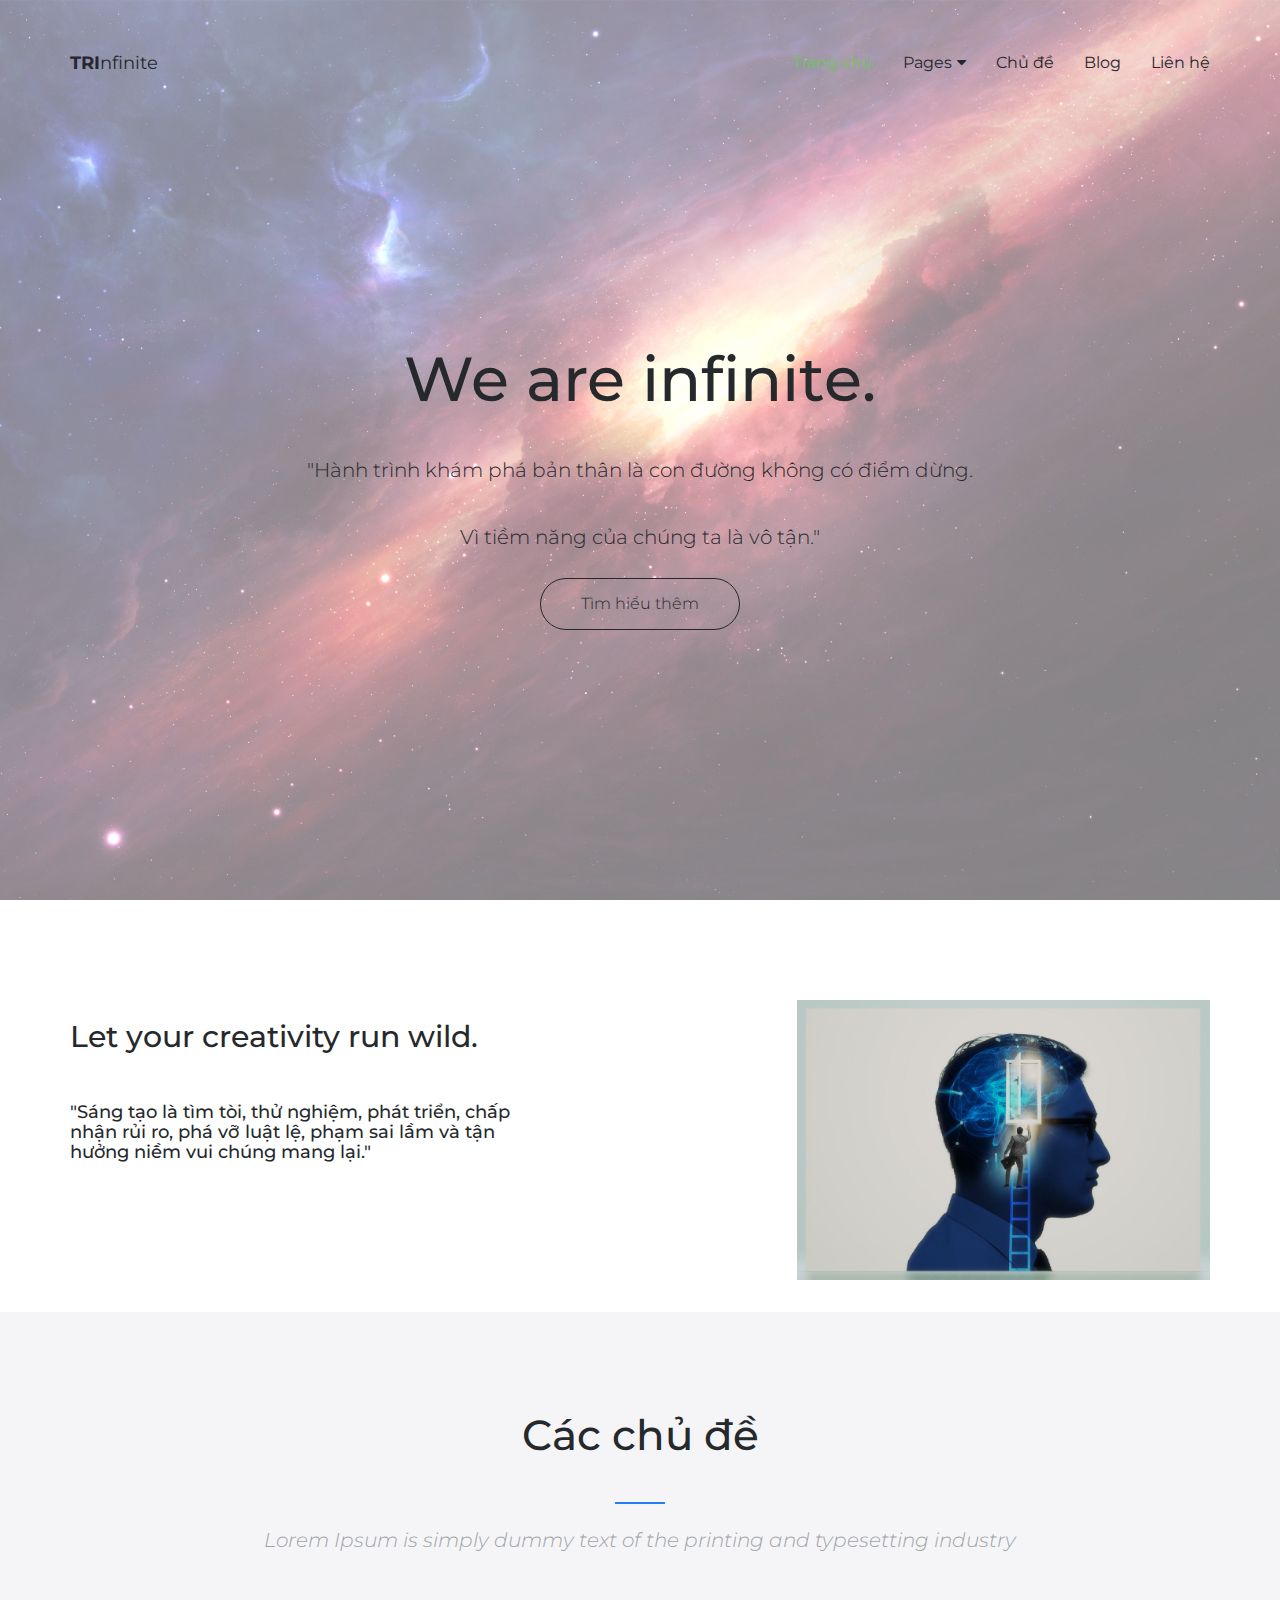
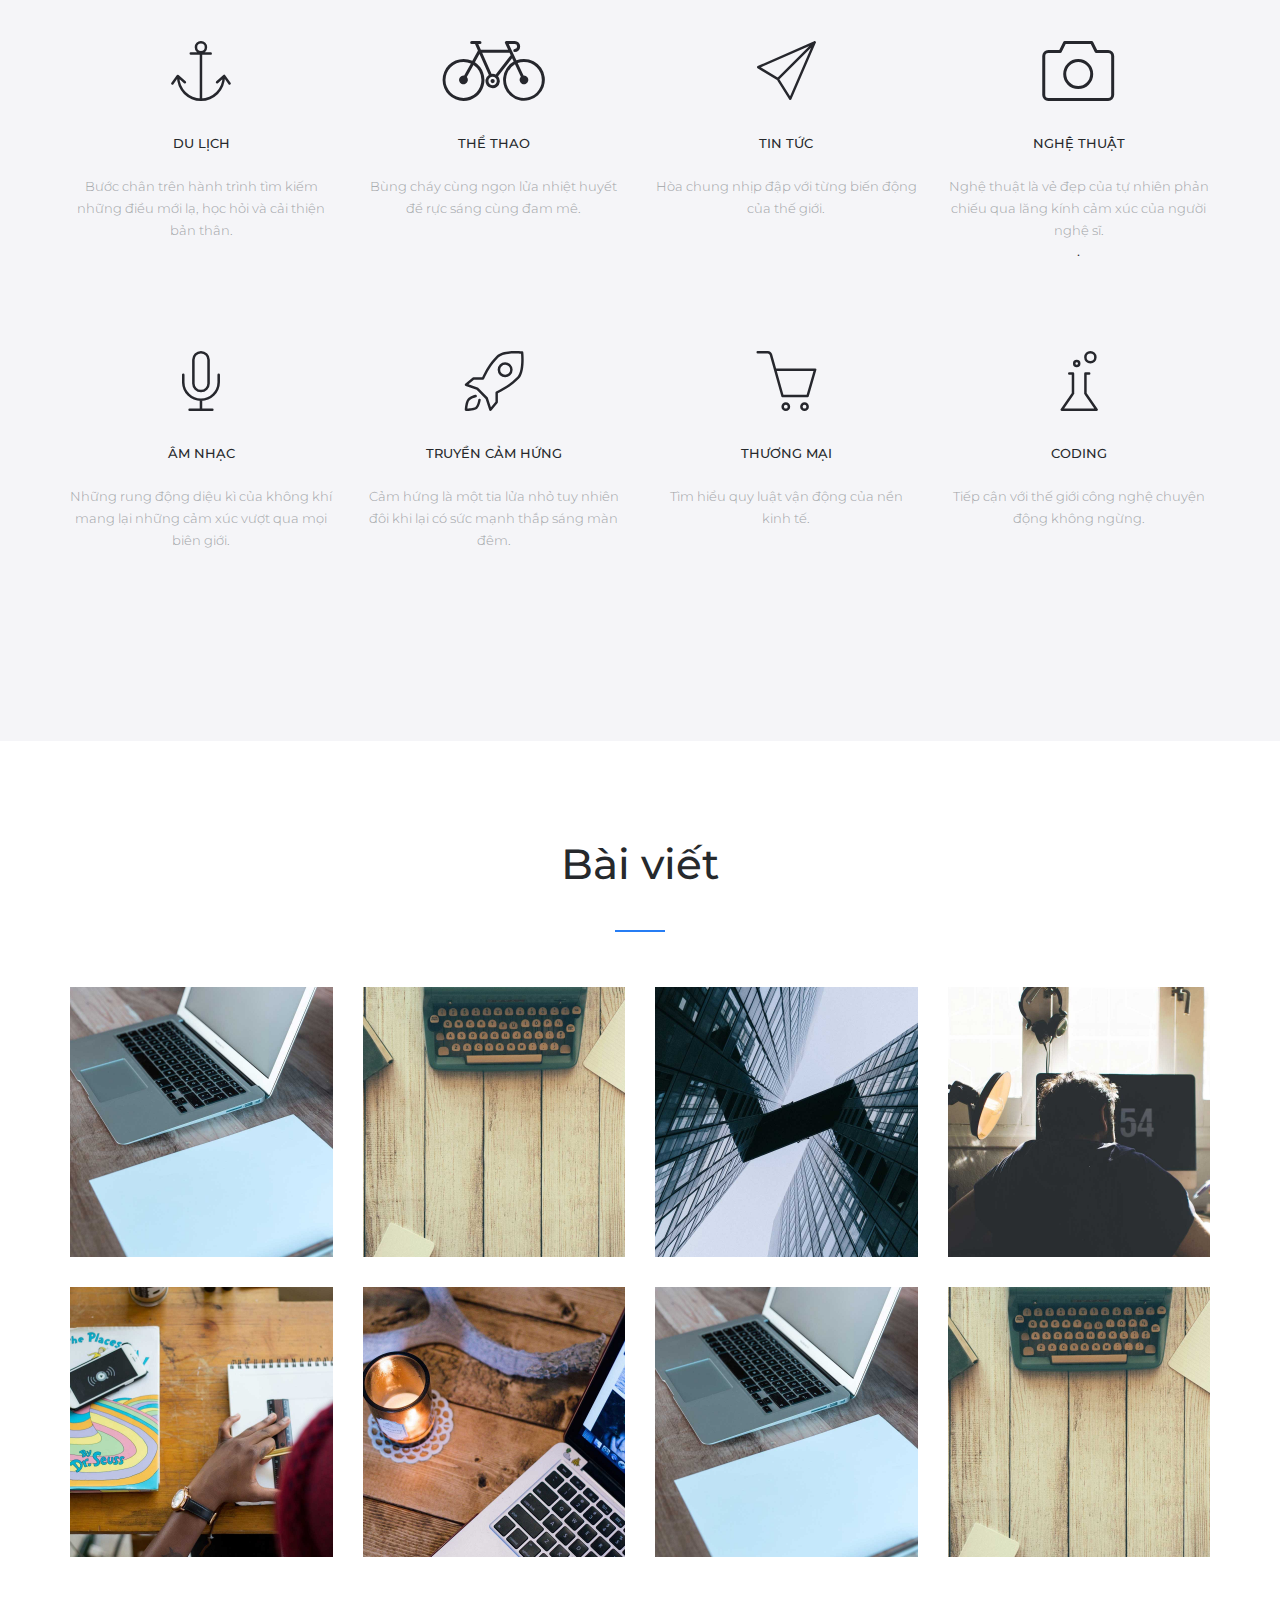
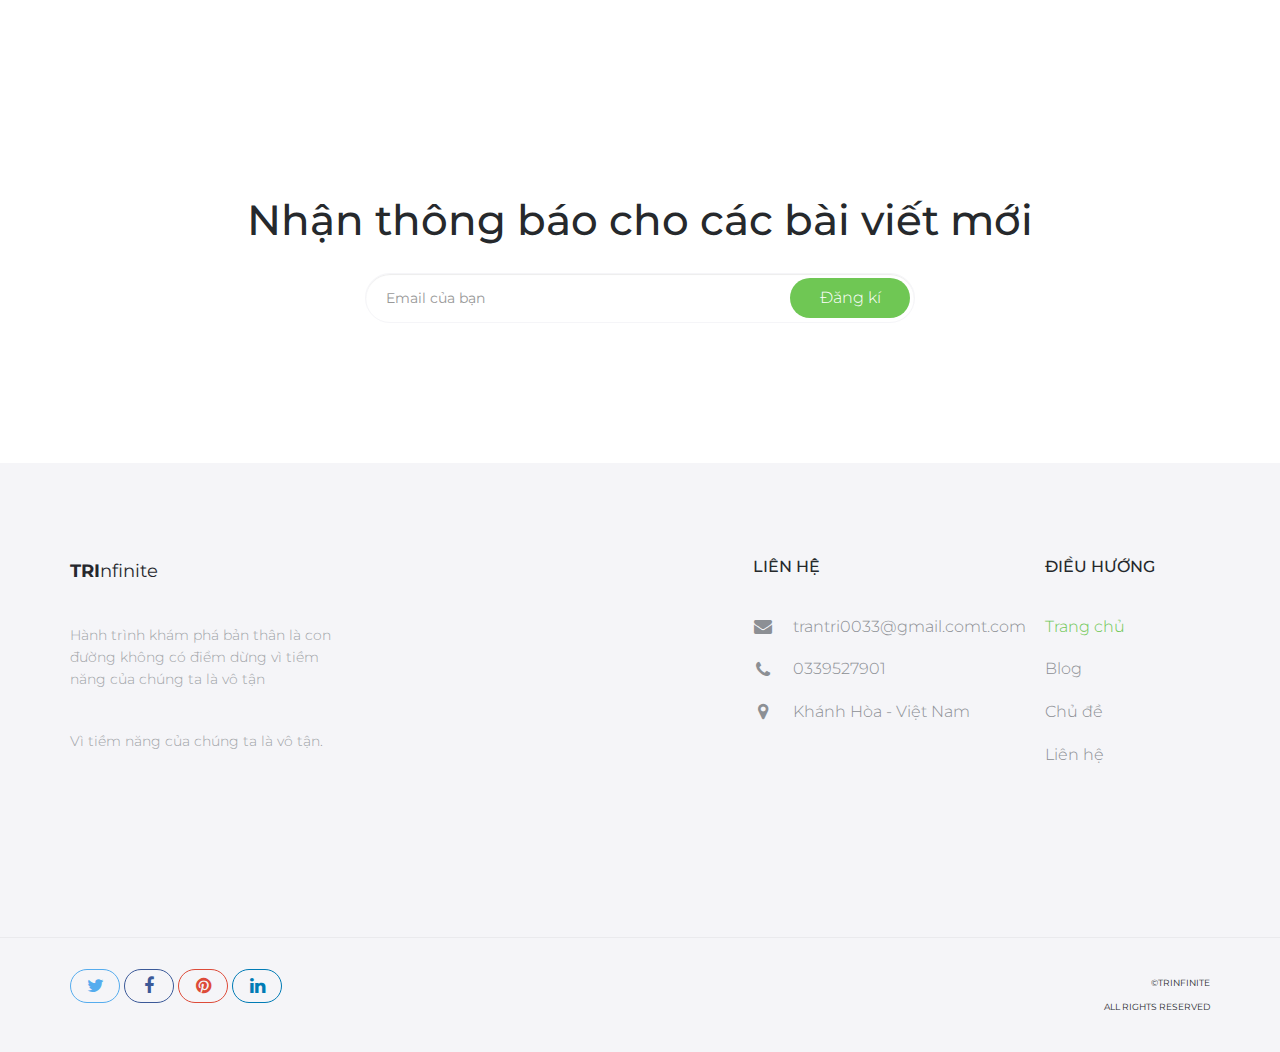
<file: index.html>
<!DOCTYPE html>
<html lang="en">
<head>

    <!-- Basic Page Needs
    ================================================== -->
    <meta http-equiv="Content-Type" content="text/html; charset=utf-8">
    <meta http-equiv="X-UA-Compatible" content="IE=edge">

    <title>Trang chủ | TRIninite</title>

    <meta name="description" content="">
    <meta name="author" content="">
    <meta name="keywords" content="">

    <!-- Mobile Specific Metas
    ================================================== -->
    <meta name="viewport" content="width=device-width, minimum-scale=1.0, maximum-scale=1.0">
    <meta name="apple-mobile-web-app-capable" content="yes">

    <!-- Fonts -->
    <link href="https://fonts.googleapis.com/css?family=Montserrat:300,300i,400,600,700" rel="stylesheet">
    <link rel="stylesheet" href="http://cdnjs.cloudflare.com/ajax/libs/font-awesome/4.4.0/css/font-awesome.min.css">

    <!-- Favicon
    ================================================== -->
    <link rel="apple-touch-icon" sizes="180x180" href="assets/img/apple-touch-icon.png">
    <link rel="icon" type="image/png" sizes="16x16" href="assets/img/favicon.png">

    <!-- Stylesheets
    ================================================== -->
    <!-- Bootstrap core CSS -->
    <link href="assets/css/bootstrap.min.css" rel="stylesheet">

    <!-- Custom styles for this template -->
    <link href="assets/css/style.css" rel="stylesheet">
    <link href="assets/css/responsive.css" rel="stylesheet">

    <!-- HTML5 shim and Respond.js IE8 support of HTML5 elements and media queries -->
    <!--[if lt IE 9]>
    <script src="https://oss.maxcdn.com/libs/html5shiv/3.7.0/html5shiv.js"></script>
    <script src="https://oss.maxcdn.com/libs/respond.js/1.4.2/respond.min.js"></script>
    <![endif]-->

</head>
<body>

    <header id="masthead" class="site-header">
        <nav id="primary-navigation" class="site-navigation">
            <div class="container">

                <div class="navbar-header">
                   
                    <a class="site-title"><span>TRI</span>nfinite</a>

                </div><!-- /.navbar-header -->

                <div class="collapse navbar-collapse" id="agency-navbar-collapse">

                    <ul class="nav navbar-nav navbar-right">

                        <li class="active"><a href="index.html" data-toggle="dropdown">Trang chủ</a></li>
                        <li class="dropdown"><a href="#" class="dropdown-toggle" data-toggle="dropdown">Pages<i class="fa fa-caret-down hidden-xs" aria-hidden="true"></i></a>

                            <ul class="dropdown-menu" role="menu" aria-labelledby="menu1">
                              <li><a href="portfolio.html">Chủ đề</a></li>
                              <li><a href="blog.html">Blog</a></li>
                            </ul>

                        </li>
                        <li><a href="portfolio.html">Chủ đề</a></li>
                        <li><a href="blog.html">Blog</a></li>
                        <li><a href="contact.html">Liên hệ</a></li>
                        

                    </ul>

                </div>

            </div>   
        </nav><!-- /.site-navigation -->
    </header><!-- /#mastheaed -->

    <div id="hero" class="hero overlay">
        <div class="hero-content">
            <div class="hero-text">
                <h1>We are infinite.</h1>
                <p>"Hành trình khám phá bản thân là con đường không có điểm dừng.</p>
                <p>Vì tiềm năng của chúng ta là vô tận."</p>
                <a href="#" class="btn btn-border">Tìm hiểu thêm</a>
            </div><!-- /.hero-text -->
        </div><!-- /.hero-content -->
    </div><!-- /.hero -->

    <main id="main" class="site-main">

        <section class="site-section section-features">
            <div class="container">
                <div class="row">
                    <div class="col-sm-5">
                        <h2>Let your creativity run wild.</h2>
                        <h4>"Sáng tạo là tìm tòi, thử nghiệm, phát triển, chấp nhận rủi ro, phá vỡ luật lệ, phạm sai lầm và tận hưởng niềm vui chúng mang lại."</h4>
                    </div>
                    <div class="col-sm-7 hidden-xs">
                        <img src="assets/img/potential.jpg" alt="" style="height: 280px ;">
                    </div>
                </div>
            </div>
        </section><!-- /.section-features -->

        <section class="site-section section-services gray-bg text-center">
            <div class="container">
                <h2 class="heading-separator">Các chủ đề</h2>
                <p class="subheading-text">Lorem Ipsum is simply dummy text of the printing and typesetting industry</p>
                <div class="row">
                    <div class="col-md-3 col-xs-6">
                        <div class="service">
                            <img src="assets/img/anchor.svg" alt="">
                            <h3 class="service-title">Du lịch</h3>
                            <p class="service-info"> Bước chân trên hành trình tìm kiếm những điều mới lạ, học hỏi và cải thiện bản thân.</p>
                        </div><!-- /.service -->
                    </div>
                    <div class="col-md-3 col-xs-6">
                        <div class="service">
                            <img src="assets/img/bycicle.svg" alt="">
                            <h3 class="service-title">Thể thao </h3>
                            <p class="service-info">Bùng cháy cùng ngọn lửa nhiệt huyết để rực sáng cùng đam mê. </p>
                        </div><!-- /.service -->
                    </div>
                    <div class="col-md-3 col-xs-6">
                        <div class="service">
                            <img src="assets/img/paper-plane.svg" alt="">
                            <h3 class="service-title">Tin tức</h3>
                            <p class="service-info">Hòa chung nhịp đập với từng biến động của thế giới.</p>
                        </div><!-- /.service -->
                    </div>
                    <div class="col-md-3 col-xs-6">
                        <div class="service">
                            <img src="assets/img/photo.svg" alt="">
                            <h3 class="service-title">Nghệ thuật</h3>
                            <p class="service-info">Nghệ thuật là vẻ đẹp của tự nhiên phản chiếu qua lăng kính cảm xúc của người nghệ sĩ.</p>.</p>
                        </div><!-- /.service -->
                    </div>
                    <div class="col-md-3 col-xs-6">
                        <div class="service">
                            <img src="assets/img/microphone.svg" alt="">
                            <h3 class="service-title">Âm nhạc</h3>
                            <p class="service-info">Những rung động diệu kì của không khí mang lại những cảm xúc vượt qua mọi biên giới.</p>
                        </div><!-- /.service --> 
                    </div>
                    <div class="col-md-3 col-xs-6">
                        <div class="service">
                            <img src="assets/img/rocket.svg" alt="">
                            <h3 class="service-title">Truyền cảm hứng</h3>
                            <p class="service-info">Cảm hứng là một tia lửa nhỏ tuy nhiên đôi khi lại có sức mạnh thắp sáng màn đêm.</p>
                        </div><!-- /.service -->
                    </div>
                    <div class="col-md-3 col-xs-6">
                        <div class="service">
                            <img src="assets/img/basket.svg" alt="">
                            <h3 class="service-title">Thương mại</h3>
                            <p class="service-info">Tìm hiểu quy luật vận động của nền kinh tế.</p>
                        </div><!-- /.service -->
                    </div>
                    <div class="col-md-3 col-xs-6">
                        <div class="service">
                            <img src="assets/img/chemestry.svg" alt="">
                            <h3 class="service-title">Coding</h3>
                            <p class="service-info">Tiếp cận với thế giới công nghệ chuyện động không ngừng.</p>
                        </div><!-- /.service -->
                    </div>
                </div>
            </div>
        </section><!-- /.section-services -->

        <section class="site-section section-portfolio">
            <div class="container">
                <div class="text-center">
                    <h2 class="heading-separator">Bài viết</h2>
                </div>
                <div class="row">
                    <div class="col-lg-3 col-md-4 col-xs-6">
                        <div class="portfolio-item">
                            <img src="assets/img/portfolio-1.jpg" class="img-res" alt="">
                            <h4 class="portfolio-item-title">Ký ức tôi - Nguồn: @chuyenquapho - Summer Kat </h4><br>
                            <h4 class="portfolio-item-title"></h4>
                            <a href="portfolio-item.html"><i class="fa fa-arrow-right" aria-hidden="true"></i></a>
                        </div><!-- /.portfolio-item -->
                    </div>
                    <div class="col-lg-3 col-md-4 col-xs-6">
                        <div class="portfolio-item">
                            <img src="assets/img/portfolio-2.jpg" class="img-res" alt="">
                            <h4 class="portfolio-item-title" >Tên chủ đề</h4>
                            <a href="portfolio-item.html"><i class="fa fa-arrow-right" aria-hidden="true"></i></a>
                        </div><!-- /.portfolio-item -->
                    </div>
                    <div class="col-lg-3 col-md-4 col-xs-6">
                        <div class="portfolio-item">
                            <img src="assets/img/portfolio-3.jpg" class="img-res" alt="">
                            <h4 class="portfolio-item-title" >Tên chủ đề</h4>
                            <a href="portfolio-item.html"><i class="fa fa-arrow-right" aria-hidden="true"></i></a>
                        </div><!-- /.portfolio-item -->
                    </div>
                    <div class="col-lg-3 col-md-4 col-xs-6">
                        <div class="portfolio-item">
                            <img src="assets/img/portfolio-4.jpg" class="img-res" alt="">
                            <h4 class="portfolio-item-title" >Tên chủ đề</h4>
                            <a href="portfolio-item.html"><i class="fa fa-arrow-right" aria-hidden="true"></i></a>
                        </div><!-- /.portfolio-item -->
                    </div>
                    <div class="col-lg-3 col-md-4 col-xs-6">
                        <div class="portfolio-item">
                            <img src="assets/img/portfolio-5.jpg" class="img-res" alt="">
                            <h4 class="portfolio-item-title" >Tên chủ đề</h4>
                            <a href="portfolio-item.html"><i class="fa fa-arrow-right" aria-hidden="true"></i></a>
                        </div><!-- /.portfolio-item -->
                    </div>
                    <div class="col-lg-3 col-md-4 col-xs-6">
                        <div class="portfolio-item">
                            <img src="assets/img/portfolio-6.jpg" class="img-res" alt="">
                            <h4 class="portfolio-item-title" >Tên chủ đề</h4>
                            <a href="portfolio-item.html"><i class="fa fa-arrow-right" aria-hidden="true"></i></a>
                        </div><!-- /.portfolio-item -->
                    </div>
                    <div class="col-lg-3 col-md-4 col-xs-6">
                        <div class="portfolio-item">
                            <img src="assets/img/portfolio-1.jpg" class="img-res" alt="">
                            <h4 class="portfolio-item-title" >Tên chủ đề</h4>
                            <a href="portfolio-item.html"><i class="fa fa-arrow-right" aria-hidden="true"></i></a>
                        </div><!-- /.portfolio-item -->
                    </div>
                    <div class="col-lg-3 col-md-4 col-xs-6">
                        <div class="portfolio-item">
                            <img src="assets/img/portfolio-2.jpg" class="img-res" alt="">
                            <h4 class="portfolio-item-title" >Tên chủ đề</h4>
                            <a href="portfolio-item.html"><i class="fa fa-arrow-right" aria-hidden="true"></i></a>
                        </div><!-- /.portfolio-item -->
                    </div>
                </div>
            </div>
        </section><!-- /.section-portfolio -->

        <section class="site-section section-newsletter text-center">
            <div class="container">
                <h2>Nhận thông báo cho các bài viết mới</h2>
                <form class="form-group newsletter-group">
                    <input type="email" class="form-control" placeholder="Email của bạn" required>
                    <button class="btn btn-green" type="button">Đăng kí</button>
                </form><!-- /.newsletter-group -->
            </div>
        </section><!-- /.section-newsletter -->

    </main><!-- /#main -->

    <footer id="colophon" class="site-footer">
        <div class="container">
            <div class="row">
                <div class="col-md-3 col-sm-4 col-xs-6">
                    <a class="site-title"><span>TRI</span>nfinite</a>
                    <p>Hành trình khám phá bản thân là con đường không có điểm dừng vì tiềm năng của chúng ta là vô tận</p>
                    <p>Vì tiềm năng của chúng ta là vô tận.</p>
                </div>
                <div class="col-lg-offset-4 col-md-3 col-sm-4 col-md-offset-2 col-sm-offset-0 col-xs-6 ">
                    <h3>Liên hệ</h3>
                    <ul class="list-unstyled contact-links">
                        <li><i class="fa fa-envelope" aria-hidden="true"></i><a href="">trantri0033@gmail.comt.com</a></li>
                        <li><i class="fa fa-phone" aria-hidden="true"></i><a href="">0339527901 </a></li>
                        <li><i class="fa fa-map-marker" aria-hidden="true"></i><p>Khánh Hòa - Việt Nam</p></li>
                    </ul>
                </div>
                <div class="clearfix visible-xs"></div>
                <div class="col-lg-2 col-md-3 col-sm-4 col-xs-6">
                    <h3>Điều hướng</h3>
                    <ul class="list-unstyled">
                        <li class="active"><a href="index.html">Trang chủ</a></li>
                        <li><a href="blog.html">Blog</a></li>
                        <li><a href="portfolio.html">Chủ đề</a></li>
                        <li><a href="contact.html">Liên hệ</a></li>
                    </ul>
                </div>
            </div>
        </div>
        <div class="copyright">
            <div class="container">
                <div class="row">
                    <div class="col-xs-8">
                        <div class="social-links">
                            <a class="twitter-bg" href="#"><i class="fa fa-twitter"></i></a>
                            <a class="facebook-bg" href="#"><i class="fa fa-facebook"></i></a>
                            <a class="pinterest" href="#"><i class="fa fa-pinterest"></i></a>
                            <a class="linkedin-bg" href="#"><i class="fa fa-linkedin"></i></a>
                        </div><!-- /.social-links -->
                    </div>
                    <div class="col-xs-4">
                        <div class="text-right">
                            <p>&copy;TRInfinite</p>
                            <p>All Rights Reserved</p>
                        </div>
                    </div>
                </div>
            </div>
        </div><!-- /.copyright -->
    </footer><!-- /#footer -->


    <!-- Bootstrap core JavaScript
    ================================================== -->
    <!-- Placed at the end of the document so the pages load faster -->
    <script src="https://ajax.googleapis.com/ajax/libs/jquery/3.1.1/jquery.min.js"></script>
    <script src="assets/js/bootstrap.min.js"></script>
    <script src="assets/js/bootstrap-select.min.js"></script>
    <script src="assets/js/jquery.slicknav.min.js"></script>
    <script src="assets/js/jquery.countTo.min.js"></script>
    <script src="assets/js/jquery.shuffle.min.js"></script>
    <script src="assets/js/script.js"></script>
  
</body>
</html>
</file>
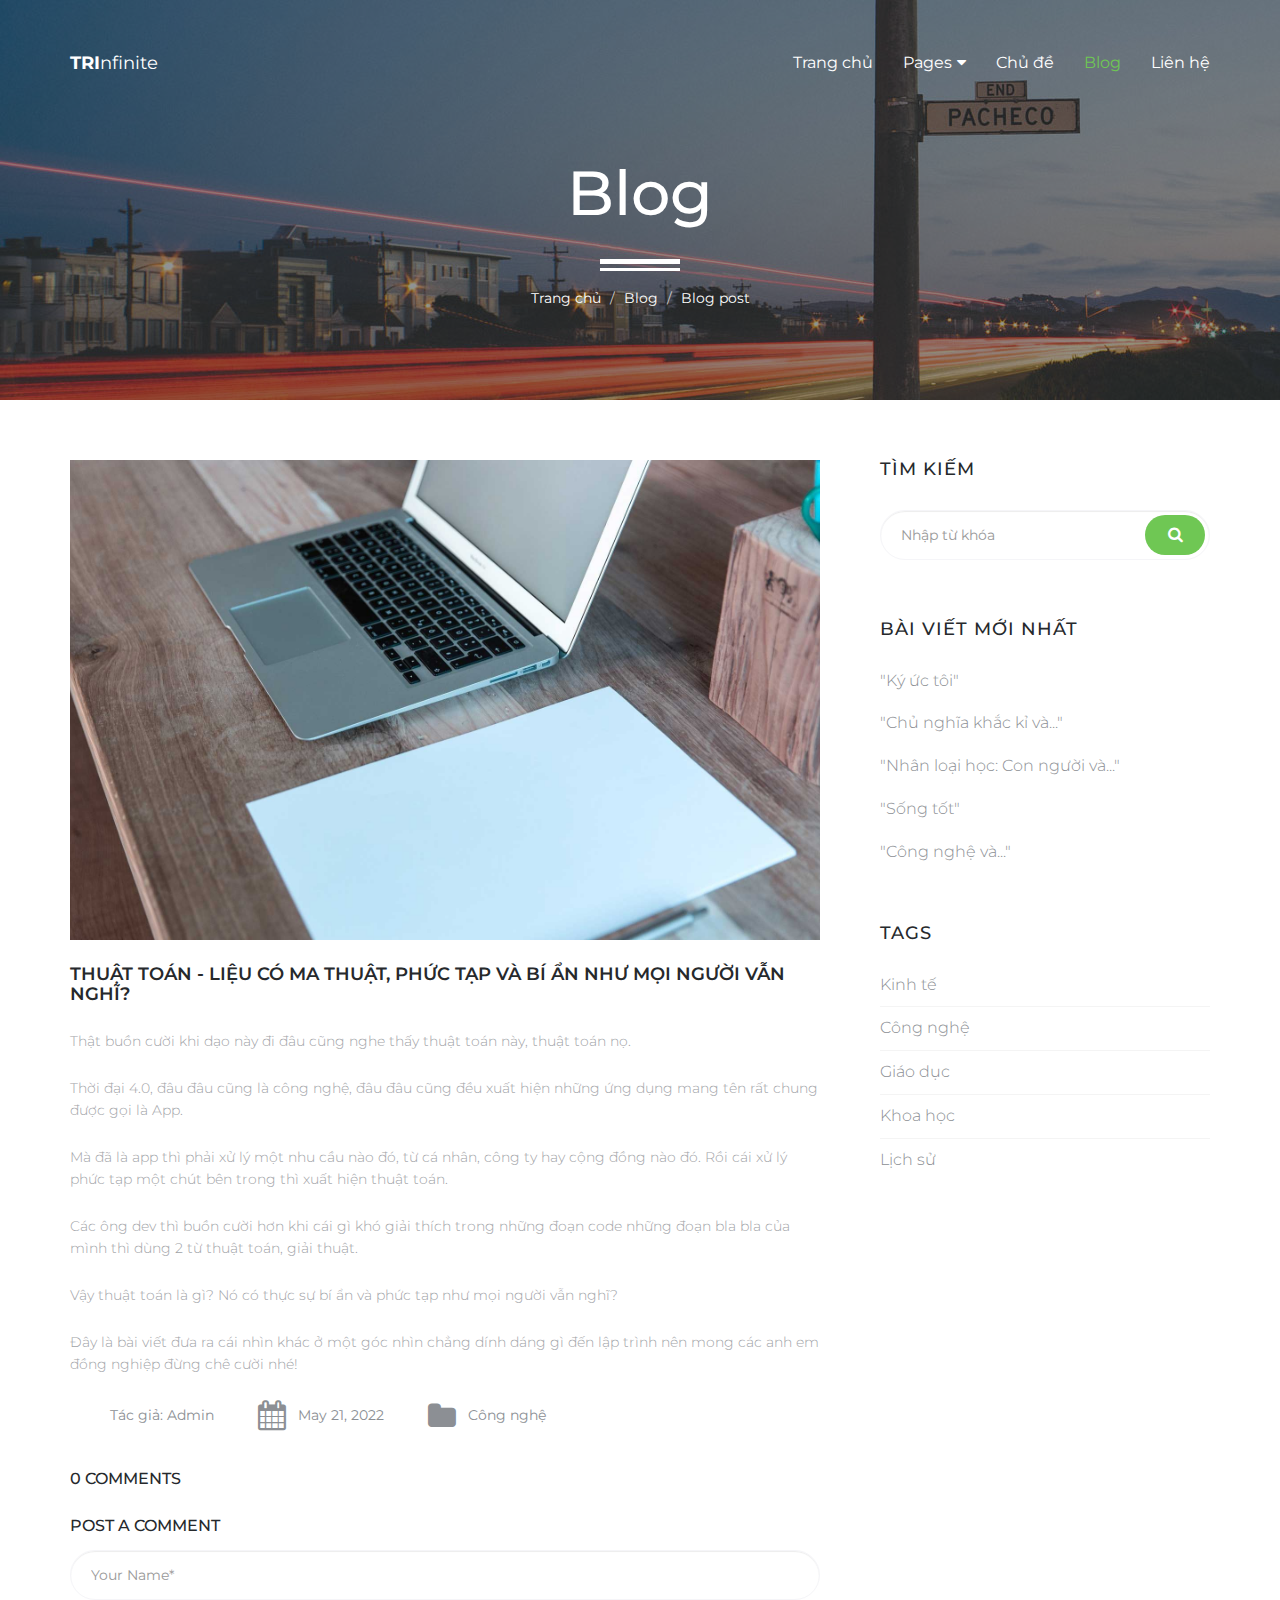
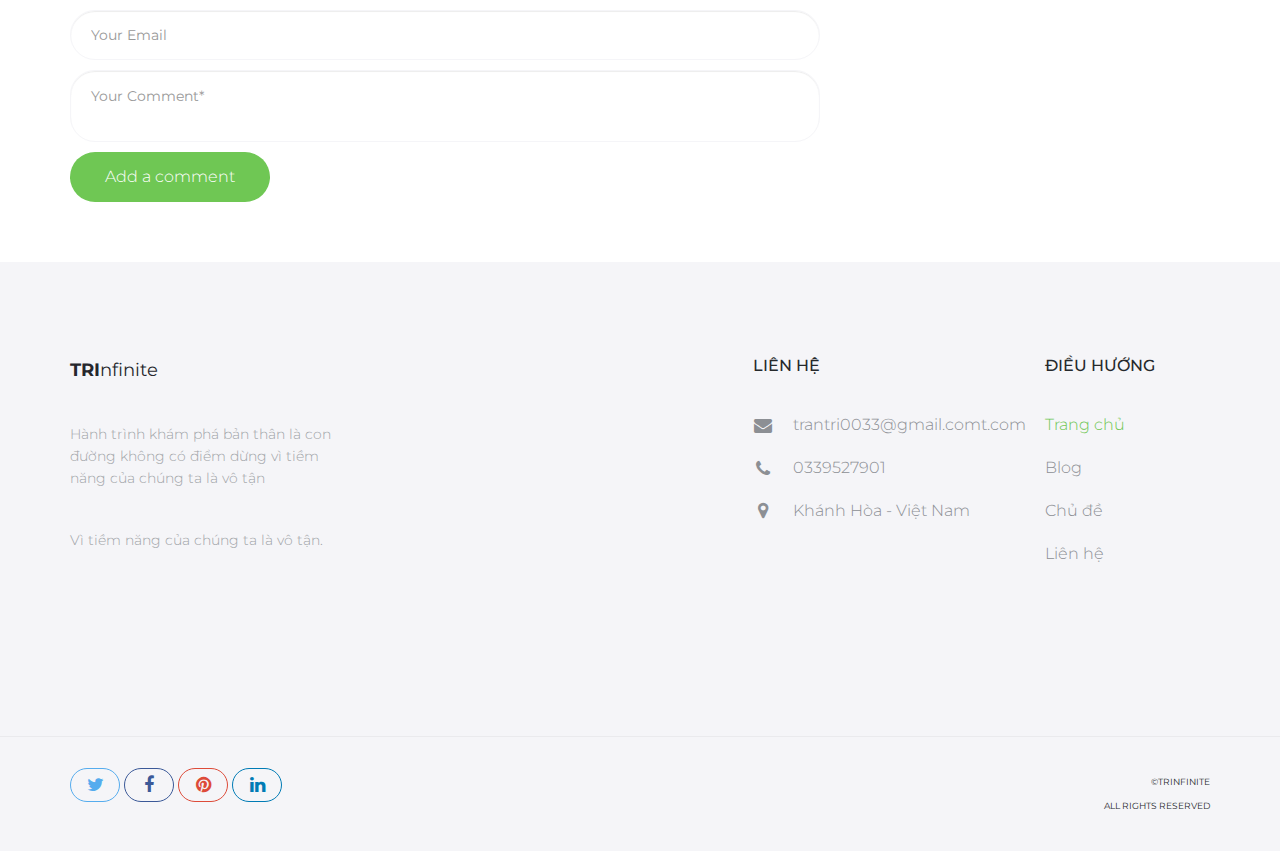
<file: blog-post.html>
<!DOCTYPE html>
<html lang="en">
<head>

    <!-- Basic Page Needs
    ================================================== -->
    <meta http-equiv="Content-Type" content="text/html; charset=utf-8">
    <meta http-equiv="X-UA-Compatible" content="IE=edge">

    <title>Blog Post | TRInfinite</title>

    <meta name="description" content="">
    <meta name="author" content="">
    <meta name="keywords" content="">

    <!-- Mobile Specific Metas
    ================================================== -->
    <meta name="viewport" content="width=device-width, minimum-scale=1.0, maximum-scale=1.0">
    <meta name="apple-mobile-web-app-capable" content="yes">

    <!-- Fonts -->
    <link href="https://fonts.googleapis.com/css?family=Montserrat:300,300i,400,600,700" rel="stylesheet">
    <link rel="stylesheet" href="http://cdnjs.cloudflare.com/ajax/libs/font-awesome/4.4.0/css/font-awesome.min.css">

    <!-- Favicon
    ================================================== -->
    <link rel="apple-touch-icon" sizes="180x180" href="assets/img/apple-touch-icon.png">
    <link rel="icon" type="image/png" sizes="16x16" href="assets/img/favicon.png">

    <!-- Stylesheets
    ================================================== -->
    <!-- Bootstrap core CSS -->
    <link href="assets/css/bootstrap.min.css" rel="stylesheet">

    <!-- Custom styles for this template -->
    <link href="assets/css/style.css" rel="stylesheet">
    <link href="assets/css/responsive.css" rel="stylesheet">

    <!-- HTML5 shim and Respond.js IE8 support of HTML5 elements and media queries -->
    <!--[if lt IE 9]>
    <script src="https://oss.maxcdn.com/libs/html5shiv/3.7.0/html5shiv.js"></script>
    <script src="https://oss.maxcdn.com/libs/respond.js/1.4.2/respond.min.js"></script>
    <![endif]-->

</head>
<body>

    <header id="masthead" class="site-header site-header-white">
        <nav id="primary-navigation" class="site-navigation">
            <div class="container">

                <div class="navbar-header">
                   
                    <a href="index.html" class="site-title"><span>TRI</span>nfinite</a>

                </div><!-- /.navbar-header -->

                <div class="collapse navbar-collapse" id="agency-navbar-collapse">

                    <ul class="nav navbar-nav navbar-right">

                        <li><a href="index.html">Trang chủ</a></li>
                        <li class="dropdown"><a href="#" class="dropdown-toggle" data-toggle="dropdown">Pages<i class="fa fa-caret-down hidden-xs" aria-hidden="true"></i></a>

                            <ul class="dropdown-menu" role="menu" aria-labelledby="menu1">
                              <li><a href="portfolio.html">Chủ đề</a></li>
                              <li><a href="blog.html">Blog</a></li>
                            </ul>

                        </li>
                        <li><a href="portfolio.html">Chủ đề</a></li>
                        <li class="active"><a href="blog.html">Blog</a></li>
                        <li><a href="contact.html">Liên hệ</a></li>
                        
                        
                    </ul>

                </div>

            </div>   
        </nav><!-- /.site-navigation -->
    </header><!-- /#mastheaed -->

    <div id="hero" class="hero overlay subpage-hero blog-hero">
        <div class="hero-content">
            <div class="hero-text">
                <h1>Blog</h1>
                <ol class="breadcrumb">
                  <li class="breadcrumb-item"><a href="index.html">Trang chủ</a></li>
                  <li class="breadcrumb-item"><a href="blog.html">Blog</a></li>
                  <li class="breadcrumb-item active">Blog post</li>
                </ol>
            </div><!-- /.hero-text -->
        </div><!-- /.hero-content -->
    </div><!-- /.hero -->

    <main id="main" class="site-main">

        <section class="site-section subpage-site-section section-blog">
            <div class="container">
                <div class="row">
                    <div class="col-md-8">
                        <article class="blog-post">
                            <img src="assets/img/portfolio-1.jpg" class="img-res" alt="">
                            <div class="post-content">
                                <h2 class="post-title">Thuật toán - liệu có ma thuật, phức tạp và bí ẩn như mọi người vẫn nghĩ?</h2>
                                <p>Thật buồn cười khi dạo này đi đâu cũng nghe thấy thuật toán này, thuật toán nọ.</p>
                                <p>Thời đại 4.0, đâu đâu cũng là công nghệ, đâu đâu cũng đều xuất hiện những ứng dụng mang tên rất chung được gọi là App.</p>
                                <p>Mà đã là app thì phải xử lý một nhu cầu nào đó, từ cá nhân, công ty hay cộng đồng nào đó. Rồi cái xử lý phức tạp một chút bên trong thì xuất hiện thuật toán.</p>
                                <p>Các ông dev thì buồn cười hơn khi cái gì khó giải thích trong những đoạn code những đoạn bla bla của mình thì dùng 2 từ thuật toán, giải thuật.</p>
                                <p>Vậy thuật toán là gì? Nó có thực sự bí ẩn và phức tạp như mọi người vẫn nghĩ?
                                <P>Đây là bài viết đưa ra cái nhìn khác ở một góc nhìn chẳng dính dáng gì đến lập trình nên mong các anh em đồng nghiệp đừng chê cười nhé!</p>
                                <p></p>
                                <p></p>
                                <div class="post-meta">
                                    <span class="post-author">
                                        <a> Tác giả: Admin</a>
                                    </span>
                                    <span class="post-date">
                                        <a href=""><i class="fa fa-calendar" aria-hidden="true"></i> May 21, 2022</a>
                                        </span>
                                    <span class="post-category">
                                        <a href=""><i class="fa fa-folder" aria-hidden="true"></i> Công nghệ</a>
                                    </span>
                                </div><!-- /.post-meta -->
                            </div><!-- /.post-content -->
                        </article><!-- /.blog-post -->
                        <div id="PostComments" class="post-comments">
                            <h3>0 Comments</h3>
                            </div><!-- /.post-comment --> 
                        <div class="respond">
                            <h3>Post a Comment</h3>
                            <form class="form-horizontal">
                                <input class="form-control" type="text" placeholder="Your Name*" required>
                                <input class="form-control" type="email" placeholder="Your Email" required>
                                <textarea class="form-control form-control-comment" type="text" placeholder="Your Comment*" required></textarea>
                                <button class="btn btn-green">Add a comment</button>
                            </form>    
                        </div><!-- /.respond -->
                    </div>
                    <aside class="col-md-4">
                        <div class="sidebar">
                            <div class="widget search-form">
                                <h4 class="widget-title">Tìm kiếm</h4>
                                <form class="form-group">
                                    <input type="text" class="form-control" placeholder="Nhập từ khóa" required>
                                    <button class="btn btn-green" type="button"><i class="fa fa-search" aria-hidden="true"></i></button>
                                </form>
                            </div><!-- /.search-form -->
                            <div class="widget widget-recent-posts">
                                <h4 class="widget-title">Bài viết mới nhất</h4>
                                <ul class="list-unstyled">
                                    <li><a href="#">"Ký ức tôi"</a></li>
                                    <li><a href="#">"Chủ nghĩa khắc kỉ và..."</a></li>
                                    <li><a href="#">"Nhân loại học: Con người và..." </a></li>
                                    <li><a href="#">"Sống tốt"</a></li>
                                    <li><a href="#">"Công nghệ và..."</a></li>
                                </ul>
                            </div><!-- /.widget-recent-posts -->
                            <div class="widget widget-tags">
                                <h4 class="widget-title">Tags</h4>
                                <ul class="list-unstyled">
                                    <li><a href="#">Kinh tế</a></li>
                                    <li><a href="#">Công nghệ</a></li>
                                    <li><a href="#">Giáo dục</a></li>
                                    <li><a href="#">Khoa học</a></li>
                                    <li><a href="#">Lịch sử</a></li>
                                </ul>
                            </div><!-- /.widget-tags -->
                        </div><!-- /.sidebar -->
                    </aside>
                </div>
            </div>
        </section><!-- /.section-portfolio -->

    </main><!-- /#main -->

    <footer id="colophon" class="site-footer">
        <div class="container">
            <div class="row">
                <div class="col-md-3 col-sm-4 col-xs-6">
                    <a class="site-title"><span>TRI</span>nfinite</a>
                    <p>Hành trình khám phá bản thân là con đường không có điểm dừng vì tiềm năng của chúng ta là vô tận</p>
                    <p>Vì tiềm năng của chúng ta là vô tận.</p>
                </div>
                <div class="col-lg-offset-4 col-md-3 col-sm-4 col-md-offset-2 col-sm-offset-0 col-xs-6 ">
                    <h3>Liên hệ</h3>
                    <ul class="list-unstyled contact-links">
                        <li><i class="fa fa-envelope" aria-hidden="true"></i><a href="">trantri0033@gmail.comt.com</a></li>
                        <li><i class="fa fa-phone" aria-hidden="true"></i><a href="">0339527901 </a></li>
                        <li><i class="fa fa-map-marker" aria-hidden="true"></i><p>Khánh Hòa - Việt Nam</p></li>
                    </ul>
                </div>
                <div class="clearfix visible-xs"></div>
                <div class="col-lg-2 col-md-3 col-sm-4 col-xs-6">
                    <h3>Điều hướng</h3>
                    <ul class="list-unstyled">
                        <li class="active"><a href="index.html">Trang chủ</a></li>
                        <li><a href="blog.html">Blog</a></li>
                        <li><a href="portfolio.html">Chủ đề</a></li>
                        <li><a href="contact.html">Liên hệ</a></li>
                    </ul>
                </div>
            </div>
        </div>
        <div class="copyright">
            <div class="container">
                <div class="row">
                    <div class="col-xs-8">
                        <div class="social-links">
                            <a class="twitter-bg" href="#"><i class="fa fa-twitter"></i></a>
                            <a class="facebook-bg" href="#"><i class="fa fa-facebook"></i></a>
                            <a class="pinterest" href="#"><i class="fa fa-pinterest"></i></a>
                            <a class="linkedin-bg" href="#"><i class="fa fa-linkedin"></i></a>
                        </div><!-- /.social-links -->
                    </div>
                    <div class="col-xs-4">
                        <div class="text-right">
                            <p>&copy;TRInfinite</p>
                            <p>All Rights Reserved</p>
                        </div>
                    </div>
                </div>
            </div>
        </div><!-- /.copyright -->
    </footer><!-- /#footer -->



    <!-- Bootstrap core JavaScript
    ================================================== -->
    <!-- Placed at the end of the document so the pages load faster -->
    <script src="https://ajax.googleapis.com/ajax/libs/jquery/3.1.1/jquery.min.js"></script>
    <script src="assets/js/bootstrap.min.js"></script>
    <script src="assets/js/bootstrap-select.min.js"></script>
    <script src="assets/js/jquery.slicknav.min.js"></script>
    <script src="assets/js/jquery.countTo.min.js"></script>
    <script src="assets/js/jquery.shuffle.min.js"></script>
    <script src="assets/js/script.js"></script>
  
</body>
</html>
</file>
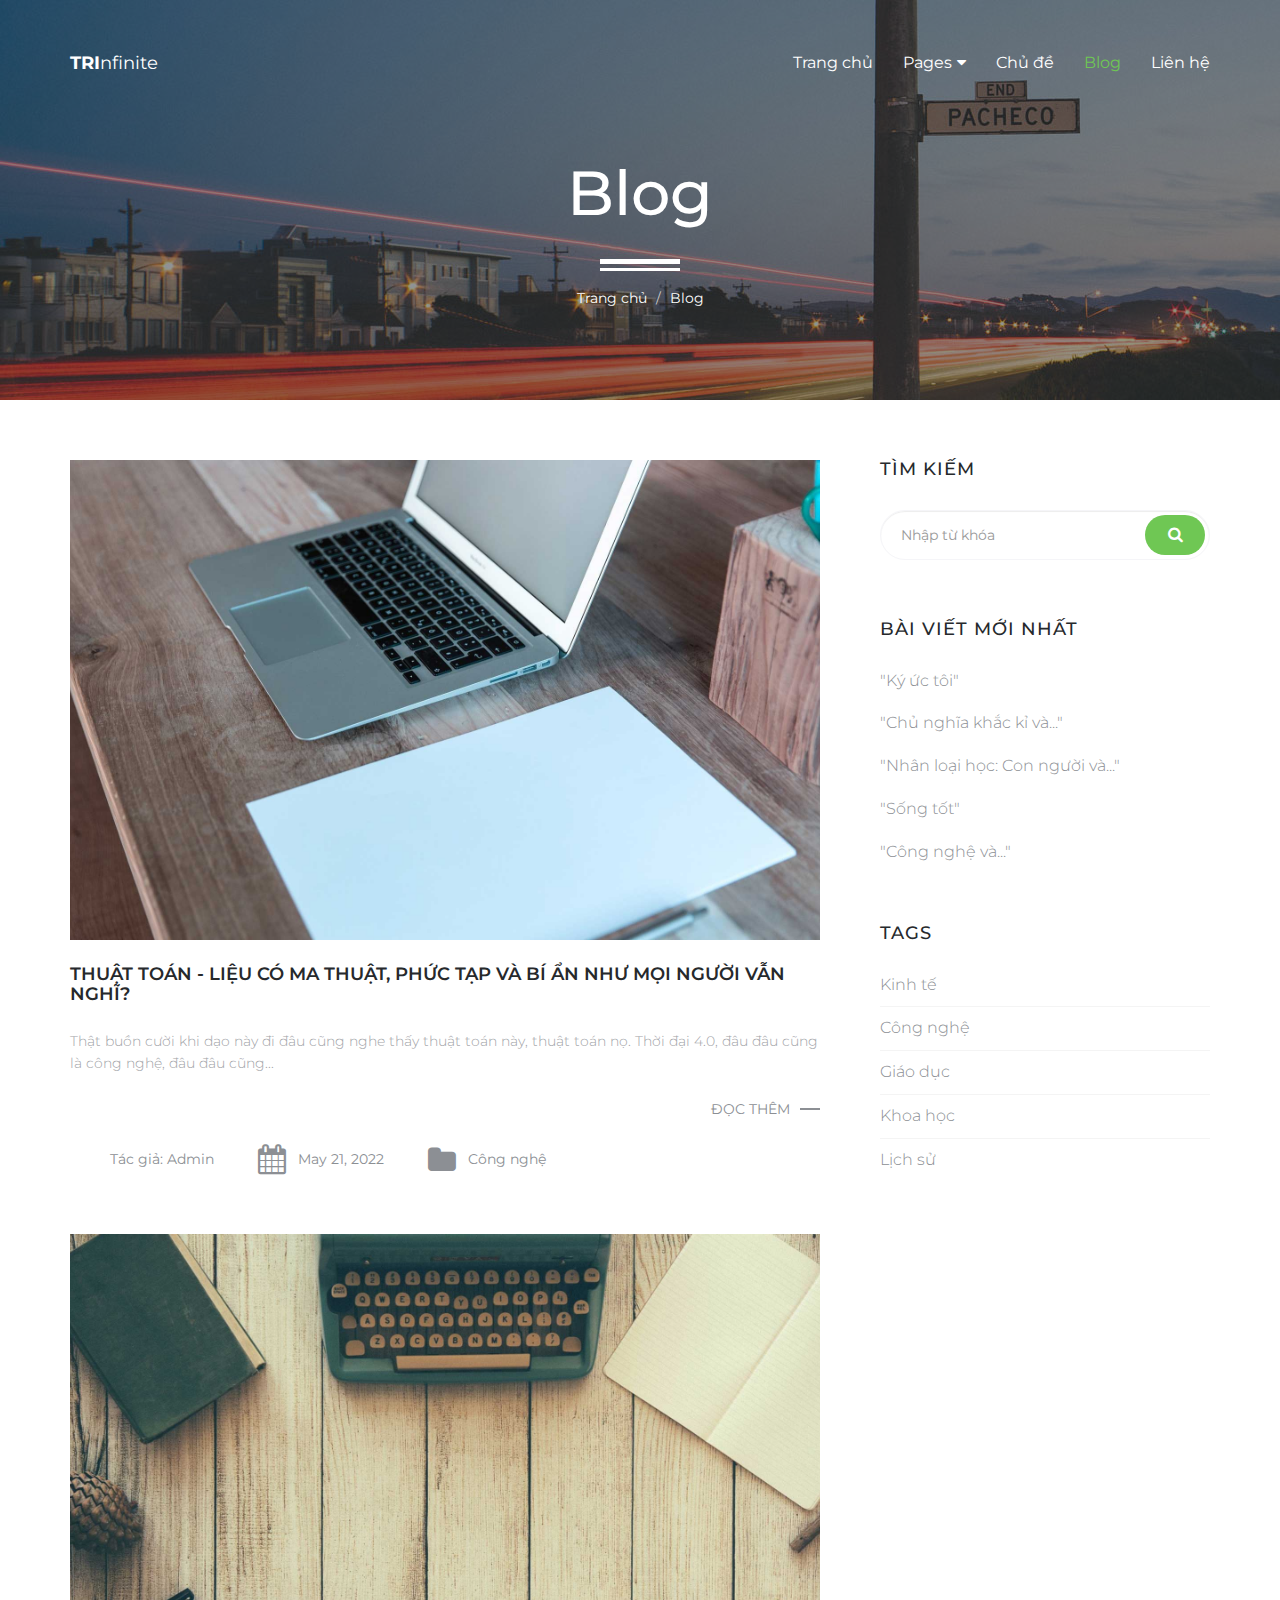
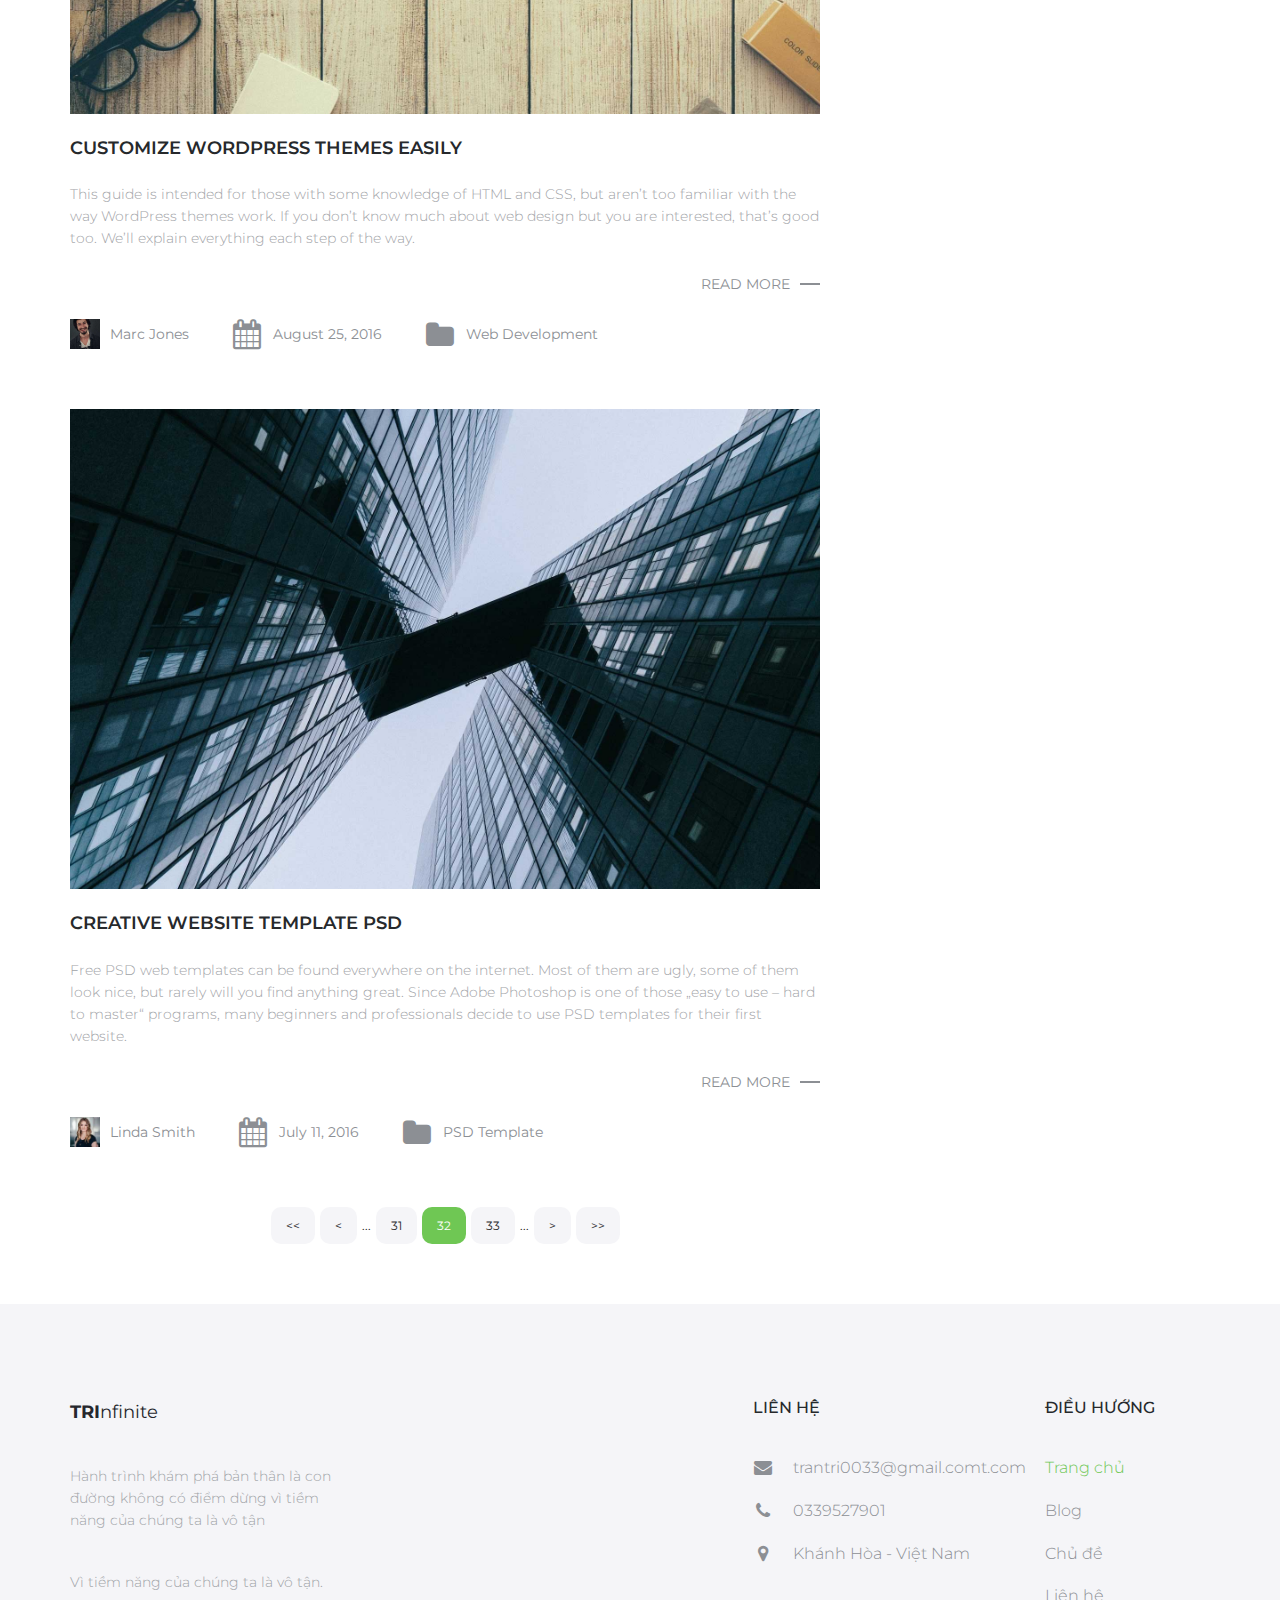
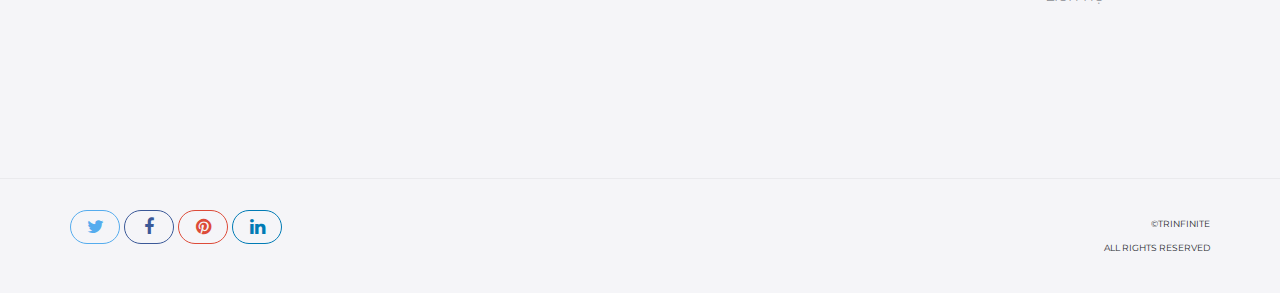
<file: blog.html>
<!DOCTYPE html>
<html lang="en">
<head>

    <!-- Basic Page Needs
    ================================================== -->
    <meta http-equiv="Content-Type" content="text/html; charset=utf-8">
    <meta http-equiv="X-UA-Compatible" content="IE=edge">

    <title>Blog | TRInfinite</title>

    <meta name="description" content="">
    <meta name="author" content="">
    <meta name="keywords" content="">

    <!-- Mobile Specific Metas
    ================================================== -->
    <meta name="viewport" content="width=device-width, minimum-scale=1.0, maximum-scale=1.0">
    <meta name="apple-mobile-web-app-capable" content="yes">

    <!-- Fonts -->
    <link href="https://fonts.googleapis.com/css?family=Montserrat:300,300i,400,600,700" rel="stylesheet">
    <link rel="stylesheet" href="http://cdnjs.cloudflare.com/ajax/libs/font-awesome/4.4.0/css/font-awesome.min.css">

    <!-- Favicon
    ================================================== -->
    <link rel="apple-touch-icon" sizes="180x180" href="assets/img/apple-touch-icon.png">
    <link rel="icon" type="image/png" sizes="16x16" href="assets/img/favicon.png">

    <!-- Stylesheets
    ================================================== -->
    <!-- Bootstrap core CSS -->
    <link href="assets/css/bootstrap.min.css" rel="stylesheet">

    <!-- Custom styles for this template -->
    <link href="assets/css/style.css" rel="stylesheet">
    <link href="assets/css/responsive.css" rel="stylesheet">

    <!-- HTML5 shim and Respond.js IE8 support of HTML5 elements and media queries -->
    <!--[if lt IE 9]>
    <script src="https://oss.maxcdn.com/libs/html5shiv/3.7.0/html5shiv.js"></script>
    <script src="https://oss.maxcdn.com/libs/respond.js/1.4.2/respond.min.js"></script>
    <![endif]-->

</head>
<body>

    <header id="masthead" class="site-header site-header-white">
        <nav id="primary-navigation" class="site-navigation">
            <div class="container">

                <div class="navbar-header">
                   
                    <a href="index.html" class="site-title"><span>TRI</span>nfinite</a>

                </div><!-- /.navbar-header -->

                <div class="collapse navbar-collapse" id="agency-navbar-collapse">

                    <ul class="nav navbar-nav navbar-right">

                        <li><a href="index.html">Trang chủ</a></li>
                        <li class="dropdown"><a href="#" class="dropdown-toggle" data-toggle="dropdown">Pages<i class="fa fa-caret-down hidden-xs" aria-hidden="true"></i></a>

                            <ul class="dropdown-menu" role="menu" aria-labelledby="menu1">
                              <li><a href="portfolio.html">Chủ đề</a></li>
                              <li><a href="blog.html">Blog</a></li>
                            </ul>

                        </li>
                        <li><a href="portfolio.html">Chủ đề</a></li>
                        <li class="active"><a href="blog.html">Blog</a></li>
                        <li><a href="contact.html">Liên hệ</a></li>
                        
                    
                    </ul>

                </div>

            </div>   
        </nav><!-- /.site-navigation -->
    </header><!-- /#mastheaed -->

    <div id="hero" class="hero overlay subpage-hero blog-hero">
        <div class="hero-content">
            <div class="hero-text">
                <h1>Blog</h1>
                <ol class="breadcrumb">
                  <li class="breadcrumb-item"><a href="#">Trang chủ</a></li>
                  <li class="breadcrumb-item active">Blog</li>
                </ol>
            </div><!-- /.hero-text -->
        </div><!-- /.hero-content -->
    </div><!-- /.hero -->

    <main id="main" class="site-main">

        <section class="site-section subpage-site-section section-blog">
            <div class="container">
                <div class="row">
                    <div class="col-md-8">
                        <article class="blog-post">
                            <a href="blog-post.html">
                                <img src="assets/img/portfolio-1.jpg" class="img-res" alt="">
                            </a>
                            <div class="post-content">
                                <h3 class="post-title"><a href="blog-post.html">Thuật toán - liệu có ma thuật, phức tạp và bí ẩn như mọi người vẫn nghĩ?</a></h3>
                                <p>Thật buồn cười khi dạo này đi đâu cũng nghe thấy thuật toán này, thuật toán nọ. Thời đại 4.0, đâu đâu cũng là công nghệ, đâu đâu cũng...</p>
                                <div class="text-right">
                                    <a class="read-more" href="blog-post.html">Đọc thêm</a>
                                </div>
                                <div class="post-meta">
                                    <span class="post-author">
                                        <a> Tác giả: Admin</a>
                                    </span>
                                    <span class="post-date">
                                        <a href=""><i class="fa fa-calendar" aria-hidden="true"></i>May 21, 2022</a>
                                        </span>
                                    <span class="post-category">
                                        <a href=""><i class="fa fa-folder" aria-hidden="true"></i>Công nghệ</a>
                                    </span>
                                </div><!-- /.post-meta -->
                            </div><!-- /.post-content -->
                        </article><!-- /.blog-post -->
                        <article class="blog-post">
                            <a href="blog-post.html">
                                <img src="assets/img/portfolio-2.jpg" class="img-res" alt="">
                            </a>
                            <div class="post-content">
                                <h3 class="post-title"><a href="blog-post.html">Customize WordPress Themes Easily</a></h3>
                                <p>This guide is intended for those with some knowledge of HTML and CSS, but aren’t too familiar with the way WordPress themes work. If you don’t know much about web design but you are interested, that’s good too. We’ll explain everything each step of the way.</p>
                                <div class="text-right">
                                    <a class="read-more" href="blog-post.html">Read more</a>
                                </div>
                                <div class="post-meta">
                                    <span class="post-author">
                                        <a href="#"><img class="img-res" src="assets/img/author-3.jpg" alt="">Marc Jones</a>
                                    </span>
                                    <span class="post-date">
                                        <a href=""><i class="fa fa-calendar" aria-hidden="true"></i>August 25, 2016</a>
                                        </span>
                                    <span class="post-category">
                                        <a href=""><i class="fa fa-folder" aria-hidden="true"></i>Web Development</a>
                                    </span>
                                </div><!-- /.post-meta -->
                            </div><!-- /.post-content -->
                        </article><!-- /.blog-post -->
                        <article class="blog-post">
                            <a href="blog-post.html">
                                <img src="assets/img/portfolio-3.jpg" class="img-res" alt="">
                            </a>
                            <div class="post-content">
                                <h3 class="post-title"><a href="blog-post.html">Creative Website Template PSD</a></h3>
                                <p>Free PSD web templates can be found everywhere on the internet. Most of them are ugly, some of them look nice, but rarely will you find anything great. Since Adobe Photoshop is one of those „easy to use – hard to master“ programs, many beginners and professionals decide to use PSD templates for their first website.</p>
                                <div class="text-right">
                                    <a class="read-more" href="blog-post.html">Read more</a>
                                </div>
                                <div class="post-meta">
                                    <span class="post-author">
                                        <a href="#"><img class="img-res" src="assets/img/author-2.jpg" alt="">Linda Smith</a>
                                    </span>
                                    <span class="post-date">
                                        <a href=""><i class="fa fa-calendar" aria-hidden="true"></i>July 11, 2016</a>
                                        </span>
                                    <span class="post-category">
                                        <a href=""><i class="fa fa-folder" aria-hidden="true"></i>PSD Template</a>
                                    </span>
                                </div><!-- /.post-meta -->
                            </div><!-- /.post-content -->
                        </article><!-- /.blog-post -->

                        <div class="ui-pagination mt-50">
                            <div class="row">
                                <div class="col-md-12 text-center">
                                    <ul class="pagination">
                                        <li><a href="#">&lt;&lt;</a></li>
                                        <li><a href="#">&lt;</a></li>
                                        <li class="more"><a href="#">...</a></li>
                                        <li><a href="#">31</a></li>
                                        <li class="active"><a href="#">32</a></li>
                                        <li><a href="#">33</a></li>
                                        <li class="more"><a href="#">...</a></li>
                                        <li><a href="#">&gt;</a></li>
                                        <li><a href="#">&gt;&gt;</a></li>
                                    </ul><!-- /.pagination -->               
                                </div>
                            </div>
                        </div><!-- /.ui-pagination -->
                    </div>
                    <aside class="col-md-4">
                        <div class="sidebar">
                            <div class="widget search-form">
                                <h4 class="widget-title">Tìm kiếm</h4>
                                <form class="form-group">
                                    <input type="text" class="form-control" placeholder="Nhập từ khóa" required>
                                    <button class="btn btn-green" type="button"><i class="fa fa-search" aria-hidden="true"></i></button>
                                </form>
                            </div><!-- /.search-form -->
                            <div class="widget widget-recent-posts">
                                <h4 class="widget-title">Bài viết mới nhất</h4>
                                <ul class="list-unstyled">
                                    <li><a href="#">"Ký ức tôi"</a></li>
                                    <li><a href="#">"Chủ nghĩa khắc kỉ và..."</a></li>
                                    <li><a href="#">"Nhân loại học: Con người và..." </a></li>
                                    <li><a href="#">"Sống tốt"</a></li>
                                    <li><a href="#">"Công nghệ và..."</a></li>
                                </ul>
                            </div><!-- /.widget-recent-posts -->
                            <div class="widget widget-tags">
                                <h4 class="widget-title">Tags</h4>
                                <ul class="list-unstyled">
                                    <li><a href="#">Kinh tế</a></li>
                                    <li><a href="#">Công nghệ</a></li>
                                    <li><a href="#">Giáo dục</a></li>
                                    <li><a href="#">Khoa học</a></li>
                                    <li><a href="#">Lịch sử</a></li>
                                </ul>
                            </div><!-- /.widget-tags -->
                        </div><!-- /.sidebar -->
                    </aside>
                </div>
            </div>
        </section><!-- /.section-portfolio -->

    </main><!-- /#main -->

    <footer id="colophon" class="site-footer">
        <div class="container">
            <div class="row">
                <div class="col-md-3 col-sm-4 col-xs-6">
                    <a class="site-title"><span>TRI</span>nfinite</a>
                    <p>Hành trình khám phá bản thân là con đường không có điểm dừng vì tiềm năng của chúng ta là vô tận</p>
                    <p>Vì tiềm năng của chúng ta là vô tận.</p>
                </div>
                <div class="col-lg-offset-4 col-md-3 col-sm-4 col-md-offset-2 col-sm-offset-0 col-xs-6 ">
                    <h3>Liên hệ</h3>
                    <ul class="list-unstyled contact-links">
                        <li><i class="fa fa-envelope" aria-hidden="true"></i><a href="">trantri0033@gmail.comt.com</a></li>
                        <li><i class="fa fa-phone" aria-hidden="true"></i><a href="">0339527901 </a></li>
                        <li><i class="fa fa-map-marker" aria-hidden="true"></i><p>Khánh Hòa - Việt Nam</p></li>
                    </ul>
                </div>
                <div class="clearfix visible-xs"></div>
                <div class="col-lg-2 col-md-3 col-sm-4 col-xs-6">
                    <h3>Điều hướng</h3>
                    <ul class="list-unstyled">
                        <li class="active"><a href="index.html">Trang chủ</a></li>
                        <li><a href="blog.html">Blog</a></li>
                        <li><a href="portfolio.html">Chủ đề</a></li>
                        <li><a href="contact.html">Liên hệ</a></li>
                    </ul>
                </div>
            </div>
        </div>
        <div class="copyright">
            <div class="container">
                <div class="row">
                    <div class="col-xs-8">
                        <div class="social-links">
                            <a class="twitter-bg" href="#"><i class="fa fa-twitter"></i></a>
                            <a class="facebook-bg" href="#"><i class="fa fa-facebook"></i></a>
                            <a class="pinterest" href="#"><i class="fa fa-pinterest"></i></a>
                            <a class="linkedin-bg" href="#"><i class="fa fa-linkedin"></i></a>
                        </div><!-- /.social-links -->
                    </div>
                    <div class="col-xs-4">
                        <div class="text-right">
                            <p>&copy;TRInfinite</p>
                            <p>All Rights Reserved</p>
                        </div>
                    </div>
                </div>
            </div>
        </div><!-- /.copyright -->
    </footer><!-- /#footer -->



    <!-- Bootstrap core JavaScript
    ================================================== -->
    <!-- Placed at the end of the document so the pages load faster -->
    <script src="https://ajax.googleapis.com/ajax/libs/jquery/3.1.1/jquery.min.js"></script>
    <script src="assets/js/bootstrap.min.js"></script>
    <script src="assets/js/bootstrap-select.min.js"></script>
    <script src="assets/js/jquery.slicknav.min.js"></script>
    <script src="assets/js/jquery.countTo.min.js"></script>
    <script src="assets/js/jquery.shuffle.min.js"></script>
    <script src="assets/js/script.js"></script>
  
</body>
</html>
</file>
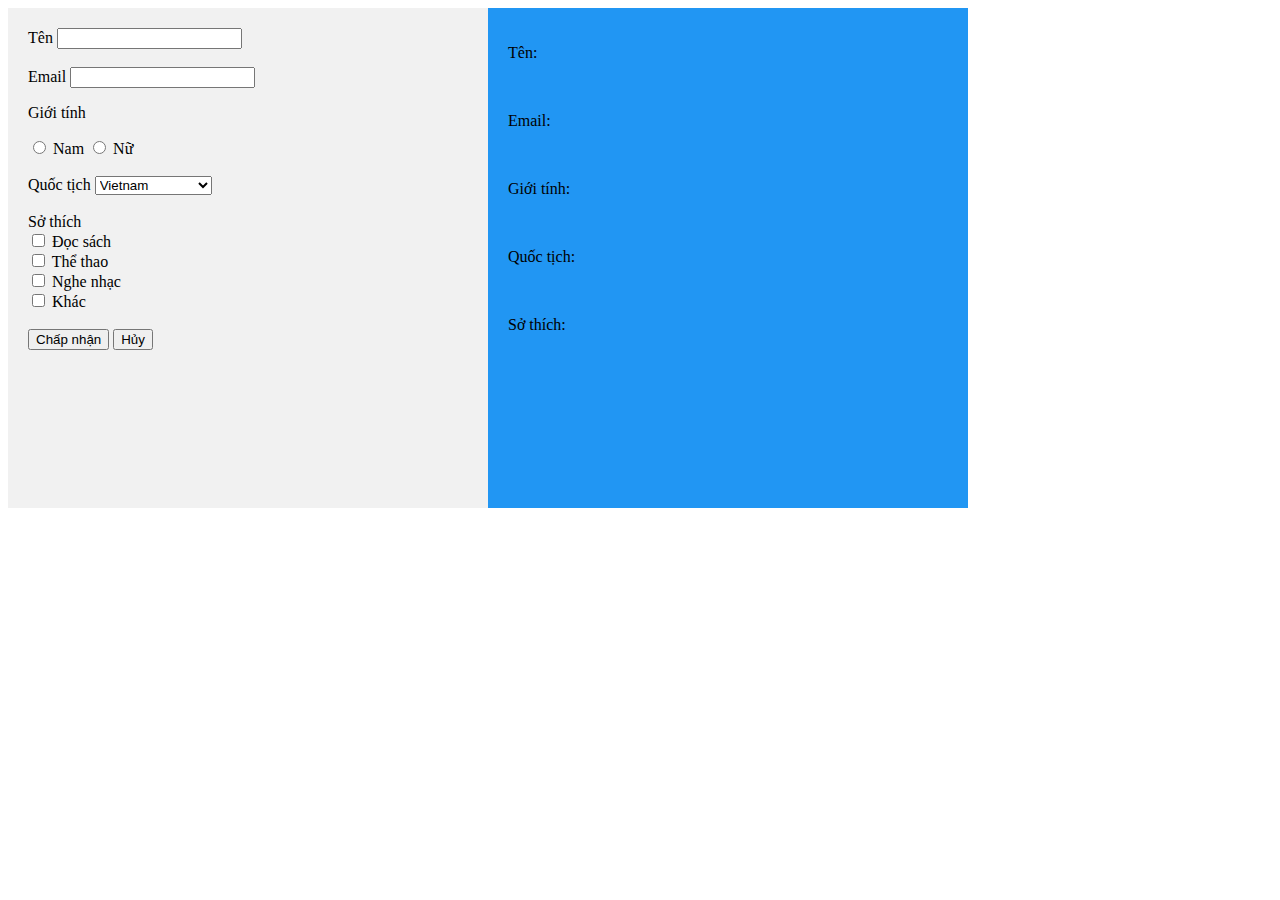
<file: info.html>
<!DOCTYPE html>
<html>
    <head>
        <meta name="viewport" content="width=device-width, initial-scale=1.0">
        <style>
            *{
                box-sizing: border-box;
            }
            #left{
                background-color: #f1f1f1;
                width: 30pc;
                float: left;
                padding: 20px;
                height: 500px;
            }
            #right{
                background-color: #2196F3; 
                width: 30pc;
                float: left;
                padding: 20px;
                height: 500px;
            }
            .main{
                margin: auto;
                display:block ;
            }

            @media screen and (max-width: 800px) {
                .left, .right {
                width: 100%;
                }
            }
        </style>
    </head>
    <body>
        <div class="main">
            <div id="left">
                <form>
                    <label for="ten">Tên</label>
                    <input type="text" id="teninput"><br><br>
                    
                    <label for="email">Email</label>
                    <input type="text" id="emailinput"><br>

                    <p>Giới tính</p>
                    <input type="radio" id="radio">
                    <label for="nam">Nam</label>
                    <input type="radio" id="radio">
                    <label for="nu">Nữ</label><br><br>

                    <label for="quoctich">Quốc tịch</label>
                    <select name="quoctich" id="">
                        <option value="Vietnam">Vietnam</option>
                        <option value="UK">United Kingdom</option>
                        <option value="USA">United State</option>
                        <option value="China">China</option>
                        <option value="other">---Other---</option>
                    </select><br><br>

                    <label for="sothich">Sở thích</label><br>
                    <input type="checkbox">
                    <label for="">Đọc sách</label><br>
                    <input type="checkbox">
                    <label for="">Thể thao</label><br>
                    <input type="checkbox">
                    <label for="">Nghe nhạc</label><br>
                    <input type="checkbox">
                    <label for="">Khác</label><br><br>
                    <input type="button" value="Chấp nhận" id="submit" >
                    <input type="button" value="Hủy">

                </form>
            </div>
            <div id="right">
                <p id="tenoutput">Tên:</p><br>
                <p id="emailoutput">Email:</p><br>
                <p id="gioitinhoutput">Giới tính:</p><br>
                <p>Quốc tịch:</p><br>
                <p>Sở thích:</p><br>
            </div>
        </div>
        <script>
            function action(){
                var ten = document.getElementById("teninput").value;
                var email = document.getElementById("emailinput").value;
                var gioitinh = document.getElementById("radio").value;
                document.getElementById("tenoutput").innerHTML="Tên:  "+ ten;
                document.getElementById("emailoutput").innerHTML="Email:  " + email;
                document.getElementById("gioitinhoutput").innerHTML= gioitinh;
            }
            document.getElementById("submit").onclick=function(){action()};
        </script>
    </body>
</html>
</file>
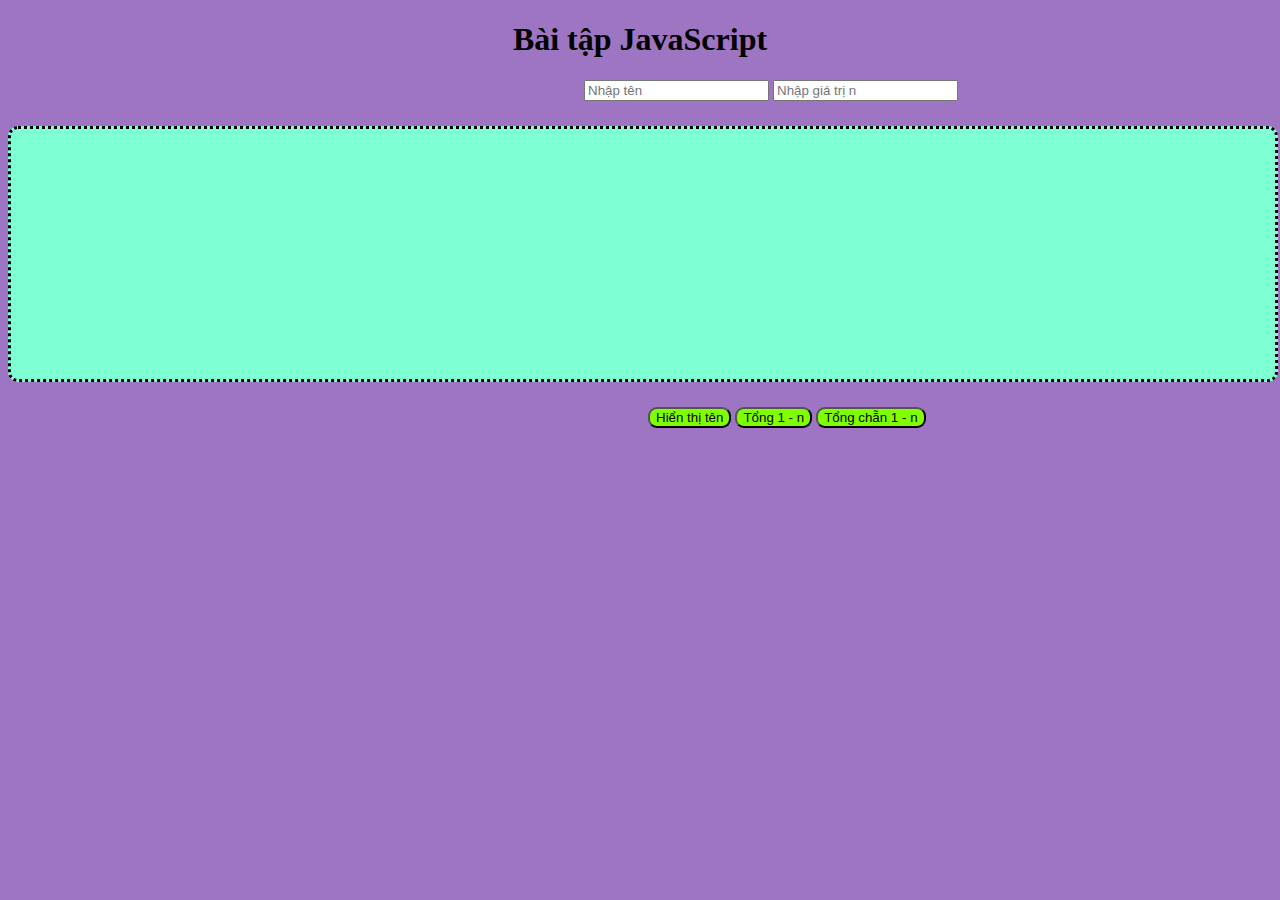
<file: javascript.html>
<!DOCTYPE html>
<html>
  <head>
    <style>
		  #noidung{text-align: center; background-color: aquamarine; height:250px; width:100%;color:rgb(0, 0, 0); font-size:25px;border-style: dotted; border-radius: 10px;}
		  .button{
        background: chartreuse;
        border-radius: 9px;
      }
      #myForm{
        margin-left: 36pc;
      }
      #area{
        margin-left: 40pc;
      }
    </style>
  </head>
  <body style="background:rgb(158, 117, 194)">
    <h1 style="text-align: center;">Bài tập JavaScript</h1>
    <form id="myForm" action="">
      <input id="textbox1" name="textname" type="text"  placeholder="Nhập tên"/>
      <input id="textbox2" name="n" type="text" placeholder="Nhập giá trị n">
    </form>

    <p id="noidung"></p>

    <div id="area">
      <button class="button" type="button" onclick="hienthi()">Hiển thị tên </button>            
      <button class="button" type="button" onclick="tinhtong()">Tổng 1 - n</button>            
      <button class="button" type="button" onclick="tinhtongchan()">Tổng chẵn 1 - n</button>  
    </div>

    <script>
      function hienthi() {
	    // Giới thiệu tên
        document.getElementById("noidung").innerHTML = "Tôi tên là " + document.forms["myForm"].textname.value;
      }
      function tinhtong() {
        //Tính tổng từ 1 -> n
        var n = document.getElementById("textbox2").value;
        var tong =0;
        for(i=1;i<=n;i++){
          tong=tong +i;
        }
	      document.getElementById("noidung").innerHTML ="Tổng từ 1 đến " +  document.forms["myForm"].n.value + " là: " + tong.value;
      }
      function tinhtongchan() {
        //Tính tổng các số chẳn từ 1 -> n
        var n = document.getElementById("textbox2").value;
        var tongchan =0;
        for(i=1;i<=n;i++){
          if(i%2==0){
            tongchan=tongchan+i;
          }
        }
        document.getElementById("noidung").innerHTML ="Tổng các số chẵn từ 1 đến " +  document.forms["myForm"].n.value + " là: " + tongchan.value;
      }
    </script>    
  </body>
</html>
</file>
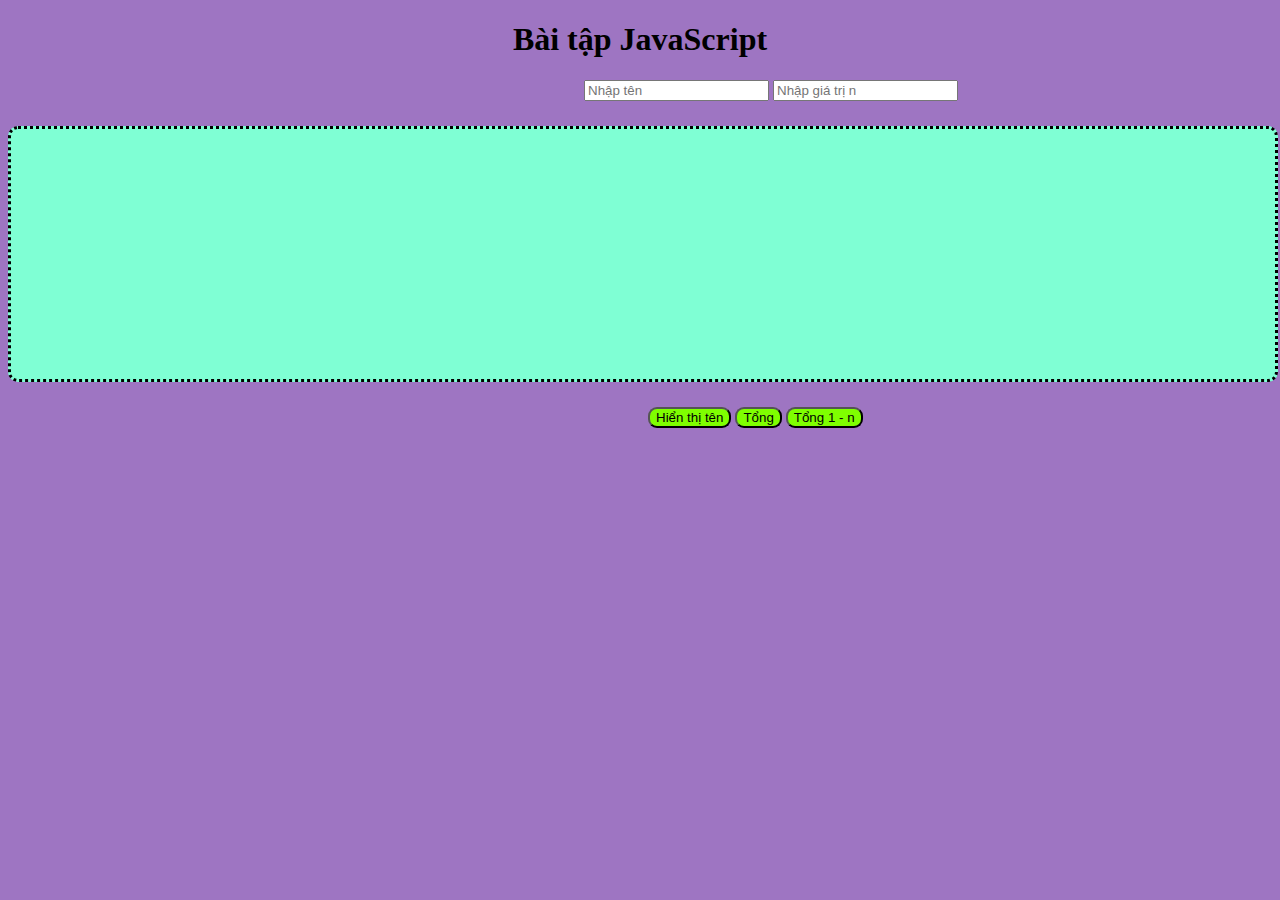
<file: javascript1.html>
<!DOCTYPE html>
<html>
  <head>
    <style>
		  #noidung{text-align: center; background-color: aquamarine; height:250px; width:100%;color:rgb(0, 0, 0); font-size:25px;border-style: dotted; border-radius: 10px;}
		  .button{
        background: chartreuse;
        border-radius: 9px;
      }
      #myForm{
        margin-left: 36pc;
      }
      #area{
        margin-left: 40pc;
      }
    </style>
  </head>
  <body style="background:rgb(158, 117, 194)">
    <h1 style="text-align: center;">Bài tập JavaScript</h1>
    <form id="myForm" action="">
      <input id="textbox1" name="textname" type="text"  placeholder="Nhập tên"/>
      <input id="textbox2" name="n" type="text" placeholder="Nhập giá trị n">
    </form>

    <p id="noidung"></p>

    <div id="area">
      <button class="button" type="button" onclick="hienthi()">Hiển thị tên </button>            
      <button class="button" type="button" onclick="tinhtong()">Tổng</button>            
      <button class="button" type="button" onclick="tinhtongchan()">Tổng 1 - n</button>  
    </div>

    <script>
      function hienthi() {
      const value = document.forms["myForm"].textname.value
      if (!value) alert("Vui lòng nhập tên")
      else document.getElementById("noidung").innerHTML = "Xin chào! Tôi là : " + value;
      }
      function tinhtong() {
              let text =0;
              for( let i=1 ; i<=document.forms["myForm"].n.value;i++){
                   text +=i;
              }
      const value = document.forms["myForm"].n.value
      if (!value) alert("Vui lòng nhập n")
      else  document.getElementById("noidung").innerHTML ="Tổng từ 1 đến " +  document.forms["myForm"].n.value + " là: "+text;
      }
      function tinhtongchan() {
              let text =0;
              for( let i=1 ; i<=document.forms["myForm"].n.value;i++){
                if(i%2==0){
                   text +=i;
              }
            }
      const value = document.forms["myForm"].n.value
      if (!value) alert("Vui lòng nhập n")      
      document.getElementById("noidung").innerHTML ="Tổng các số chẵn từ 1 đến " +  document.forms["myForm"].n.value + " là: "+text;
          }
    </script>    
  </body>
</html>
</file>
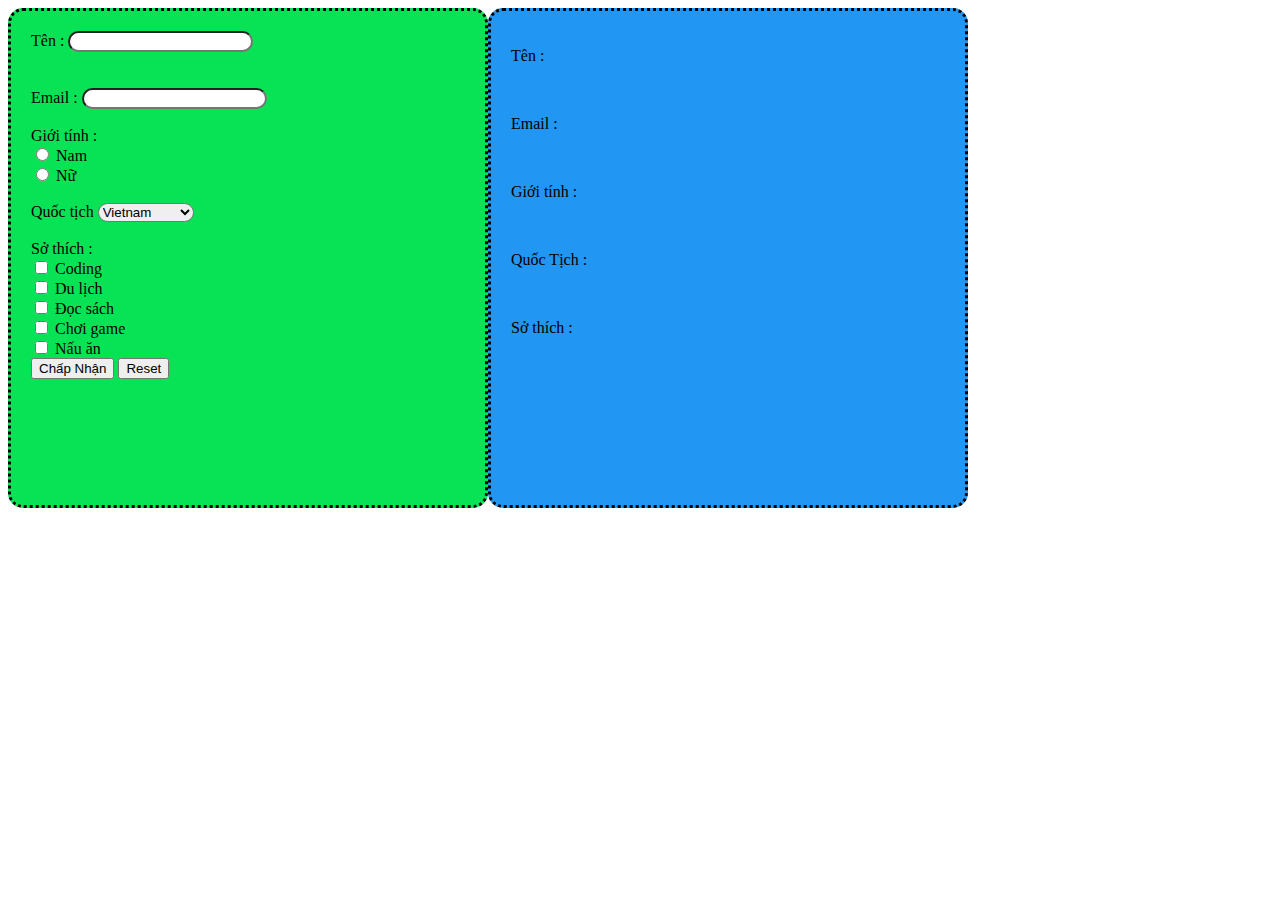
<file: javascript2.html>
<html>
    <head>
        <meta http-equiv="Content-Type" content="text/html; charset=UTF-8">
        
        <meta name="viewport" content="width=device-width, initial-scale=1.0">
        <style> 
            *{
                box-sizing: border-box;
            }
            #left{
                background-color: #08e355;
                width: 30pc;
                float: left;
                padding: 20px;
                height: 500px;
                border-style: dotted;
                border-radius: 15px;
            }
            #right{
                background-color: #2196F3; 
                width: 30pc;
                float: left;
                padding: 20px;
                height: 500px;
                border-style: dotted;
                border-radius: 15px;
            }
            .main{
                margin: auto;
                display:block ;
                background-color: #74f7ec;
            }

            @media screen and (max-width: 800px) {
                .left, .right {
                width: 100%;
                }
            }
        </style>
    </head>
    <body>
        <section>
            <div class="main">
                <div id="left">
                    <form id="user-detail">

                        <div class="input-main">
                            <label for="name">Tên : </label>
                            <input type="text" id="user-name" style="border-radius: 15px;">
                        </div><br><br>
                        <div class="input-main">
                            <label for="name">Email : </label>
                            <input type="text" id="user-email" style="border-radius: 15px;">
                        </div><br>

                        <label for="gender">Giới tính : </label>
                        <div class="flex gender">
                            <div class="male">
                                <input type="radio" name="gender" value="Nam" id="user-gender">
                                <label for="male">Nam</label>
                            </div>
                            <div class="female">
                                <input type="radio" name="gender" value="Nữ" id="user-gender">
                                <label for="female">Nữ</label>
                            </div>
                        </div><br>

                        <div class="nation">
                            <label for="nation">Quốc tịch</label>
                            <select name="nationality" id="user-nation" style="border-radius: 15px;">
                                <option>Vietnam</option>
                                <option>United State </option>
                                <option>Japan</option>
                                <option>China</option>
                                <option>Others</option>
                            </select>
                        </div><br>

                        <label for="hobby">Sở thích : </label>
                        <div class="flex hobby">
                            <div class="coding">
                                <input type="checkbox" name="hobby" value="Lập Trình">
                                <label for="coding">Coding</label>
                            </div>
                            <div class="travel">
                                <input type="checkbox" name="hobby" value="Du Lịch">
                                <label for="travel">Du lịch</label>
                            </div>
                            <div class="reading">
                                <input type="checkbox" name="hobby" value="Đọc sách">
                                <label for="travel">Đọc sách</label>
                            </div>
                            <div class="gameing">
                                <input type="checkbox" name="hobby" value="Gaming">
                                <label for="Gaming">Chơi game</label>
                            </div>
                            <div class="cooking">
                                <input type="checkbox" name="hobby" value="Nấu ăn">
                                <label for="cooking">Nấu ăn</label>
                            </div>
                        </div>

                        <div class="button">
                            <input type="submit" value="Chấp Nhận" id="submit">
                            <input type="reset">
                        </div>
                    </form>
                </div>

                <div id="right">
                    <div class="content">
                        <p class="content-name">Tên : </p><br>
                        <p class="content-email">Email : </p><br>
                        <p class="content-gender">Giới tính : </p><br>
                        <p class="content-nation">Quốc Tịch : </p><br>
                        <p class="content-hobby">Sở thích : </p>
                    </div>
                </div>

            </div>
        </section>
        
    
    <script>
        const form = document.getElementById('user-detail').addEventListener('submit', (e) => {
            e.preventDefault();
            const name = document.getElementById('user-name').value;
            document.querySelector('.content-name').textContent = `Tên : ${name}`;

            const email = document.getElementById('user-email').value;
            document.querySelector('.content-email').textContent = `Email : ${email}`;

            const genders = document.getElementsByName('gender');
            genders.forEach(gender => {
                if (gender.checked == true) {
                    document.querySelector('.content-gender').textContent = `Giới Tính : ${gender.value}`;
                };
            });

            const nation = document.getElementById('user-nation').value;
            document.querySelector('.content-nation').textContent = `Quốc tịch : ${nation}`;

            const hobbies = document.getElementsByName('hobby');
            hobbyArray = [];
            hobbies.forEach(hobby => {
                if (hobby.checked == true) {
                    hobbyArray.push(hobby.value);
                };
            });
            document.querySelector('.content-hobby').textContent = `Sở thích : ${hobbyArray.join(', ')}`;
        });
    </script>

</body></html>
</file>
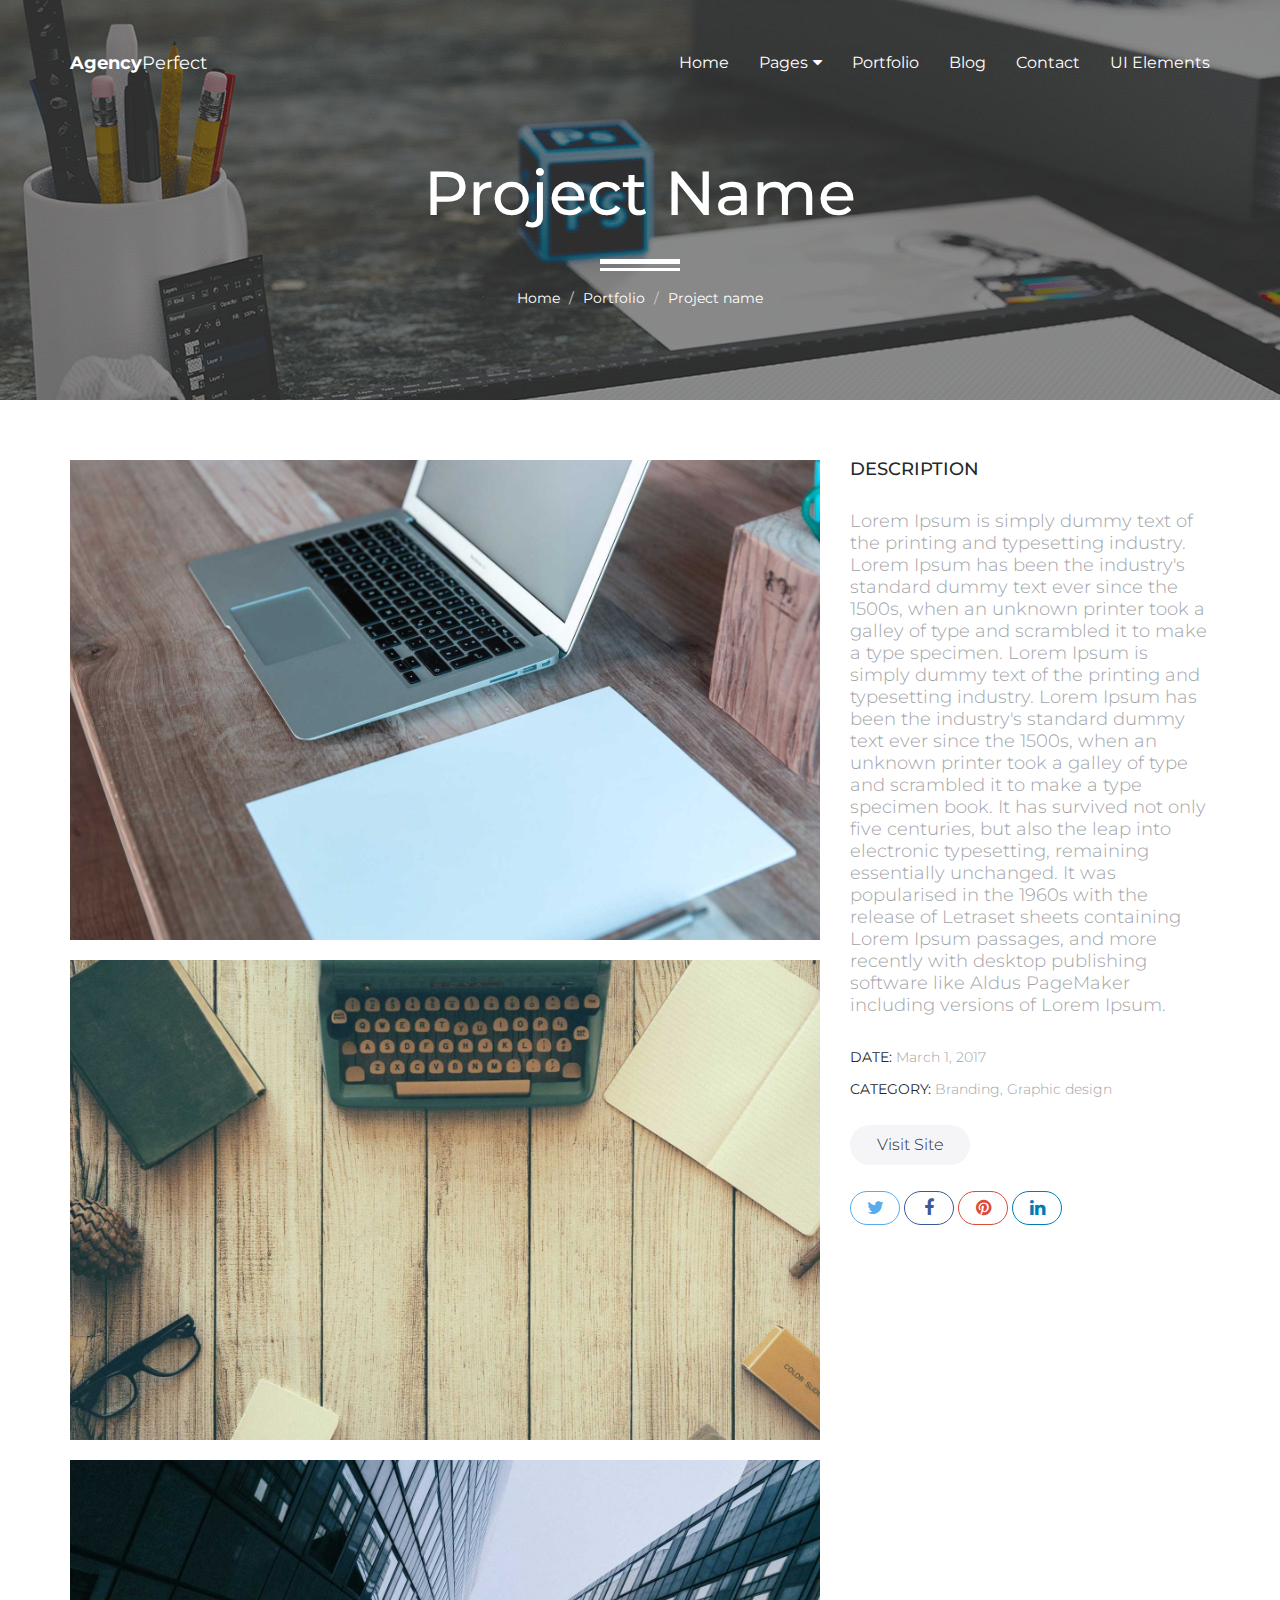
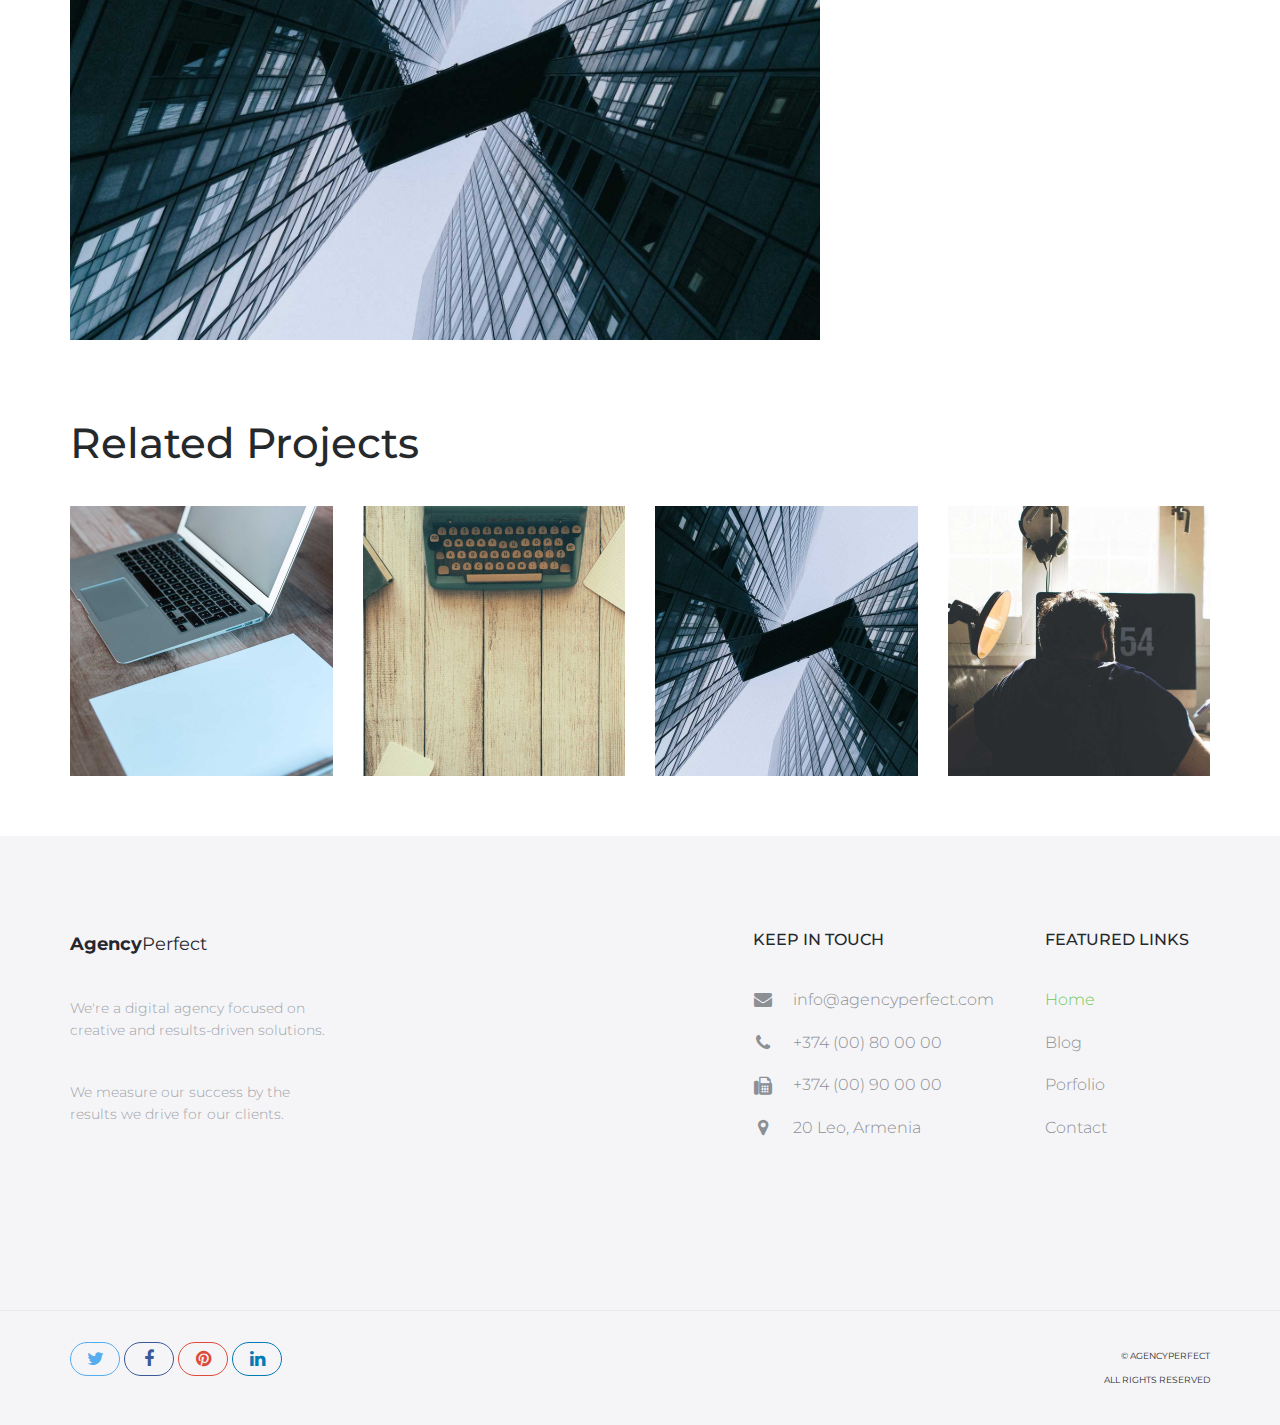
<file: portfolio-item -2.html>
<!DOCTYPE html>
<html lang="en">
<head>

    <!-- Basic Page Needs
    ================================================== -->
    <meta http-equiv="Content-Type" content="text/html; charset=utf-8">
    <meta http-equiv="X-UA-Compatible" content="IE=edge">

    <title>Portfolio | Agency Perfect</title>

    <meta name="description" content="">
    <meta name="author" content="">
    <meta name="keywords" content="">

    <!-- Mobile Specific Metas
    ================================================== -->
    <meta name="viewport" content="width=device-width, minimum-scale=1.0, maximum-scale=1.0">
    <meta name="apple-mobile-web-app-capable" content="yes">

    <!-- Fonts -->
    <link href="https://fonts.googleapis.com/css?family=Montserrat:300,300i,400,600,700" rel="stylesheet">
    <link rel="stylesheet" href="http://cdnjs.cloudflare.com/ajax/libs/font-awesome/4.4.0/css/font-awesome.min.css">

    <!-- Favicon
    ================================================== -->
    <link rel="apple-touch-icon" sizes="180x180" href="assets/img/apple-touch-icon.png">
    <link rel="icon" type="image/png" sizes="16x16" href="assets/img/favicon.png">

    <!-- Stylesheets
    ================================================== -->
    <!-- Bootstrap core CSS -->
    <link href="assets/css/bootstrap.min.css" rel="stylesheet">

    <!-- Custom styles for this template -->
    <link href="assets/css/style.css" rel="stylesheet">
    <link href="assets/css/responsive.css" rel="stylesheet">

    <!-- HTML5 shim and Respond.js IE8 support of HTML5 elements and media queries -->
    <!--[if lt IE 9]>
    <script src="https://oss.maxcdn.com/libs/html5shiv/3.7.0/html5shiv.js"></script>
    <script src="https://oss.maxcdn.com/libs/respond.js/1.4.2/respond.min.js"></script>
    <![endif]-->

</head>
<body>

    <header id="masthead" class="site-header site-header-white">
        <nav id="primary-navigation" class="site-navigation">
            <div class="container">

                <div class="navbar-header">
                   
                    <a href="index.html" class="site-title"><span>Agency</span>Perfect</a>

                </div><!-- /.navbar-header -->

                <div class="collapse navbar-collapse" id="agency-navbar-collapse">

                    <ul class="nav navbar-nav navbar-right">

                        <li><a href="index.html">Home</a></li>
                        <li class="dropdown"><a href="#" class="dropdown-toggle" data-toggle="dropdown">Pages<i class="fa fa-caret-down hidden-xs" aria-hidden="true"></i></a>

                            <ul class="dropdown-menu" role="menu" aria-labelledby="menu1">
                              <li><a href="portfolio.html">Portfolio</a></li>
                              <li><a href="blog.html">Blog</a></li>
                            </ul>

                        </li>
                        <li><a href="portfolio.html">Portfolio</a></li>
                        <li><a href="blog.html">Blog</a></li>
                        <li><a href="contact.html">Contact</a></li>
                        <li><a href="ui-elements.html">UI Elements</a></li>

                    </ul>

                </div>

            </div>   
        </nav><!-- /.site-navigation -->
    </header><!-- /#mastheaed -->

    <div id="hero" class="hero overlay subpage-hero portfolio-hero">
        <div class="hero-content">
            <div class="hero-text">
                <h1>Project Name</h1>
                <ol class="breadcrumb">
                  <li class="breadcrumb-item"><a href="index.html">Home</a></li>
                  <li class="breadcrumb-item"><a href="portfolio.html">Portfolio</a></li>
                  <li class="breadcrumb-item active">Project name</li>
                </ol>
            </div><!-- /.hero-text -->
        </div><!-- /.hero-content -->
    </div><!-- /.hero -->

    <main id="main" class="site-main">

        <section class="site-section subpage-site-section section-project">

            <div class="container">
                <div class="row">
                    <div class="col-md-8">
                        <div class="project-img">
                            <img src="assets/img/portfolio-1.jpg" class="img-res" alt="">
                        </div><!-- /.project-img -->
                        <div class="project-img">
                            <img src="assets/img/portfolio-2.jpg" class="img-res" alt="">
                        </div><!-- /.project-img -->
                        <div class="project-img">
                            <img src="assets/img/portfolio-3.jpg" class="img-res" alt="">
                        </div><!-- /.project-img -->

                    </div>
                    <aside class="col-md-4">
                        <div class="project-info">
                            <h5>Description</h5>

                            <p class="project-description">Lorem Ipsum is simply dummy text of the printing and typesetting industry. Lorem Ipsum has been the industry's standard dummy text ever since the 1500s, when an unknown printer took a galley of type and scrambled it to make a type specimen. Lorem Ipsum is simply dummy text of the printing and typesetting industry. Lorem Ipsum has been the industry's standard dummy text ever since the 1500s, when an unknown printer took a galley of type and scrambled it to make a type specimen book. It has survived not only five centuries, but also the leap into electronic typesetting, remaining essentially unchanged. It was popularised in the 1960s with the release of Letraset sheets containing Lorem Ipsum passages, and more recently with desktop publishing software like Aldus PageMaker including versions of Lorem Ipsum.</p>

                            <div class="project-date-category">
                                <p><span>Date:</span> March 1, 2017</p>
                                <p><span>Category:</span> Branding, Graphic design</p>
                            </div><!-- /.project-cat -->

                            <a href="#" class="btn btn-gray">Visit Site</a>

                            <div class="social-links">
                                <a class="twitter-bg" href="#"><i class="fa fa-twitter"></i></a>
                                <a class="facebook-bg" href="#"><i class="fa fa-facebook"></i></a>
                                <a class="pinterest" href="#"><i class="fa fa-pinterest"></i></a>
                                <a class="linkedin-bg" href="#"><i class="fa fa-linkedin"></i></a>
                            </div><!-- /.social-links -->
                            
                        </div><!-- /.project-description -->
                    </aside>
                </div>
            </div>
            
        </section><!-- /.section-project -->

        <section class="site-section subpage-site-section section-related-projects">
            <div class="container">
                <div class="text-left">
                    <h2>Related Projects</h2>
                </div>
                <div class="row">
                    <div class="col-lg-3 col-md-4 col-xs-6">
                        <div class="portfolio-item">
                            <img src="assets/img/portfolio-1.jpg" class="img-res" alt="">
                            <h4 class="portfolio-item-title">Portfolio item</h4>
                            <a href="portfolio-item.html"><i class="fa fa-arrow-right" aria-hidden="true"></i></a>
                        </div><!-- /.portfolio-item -->
                    </div>
                    <div class="col-lg-3 col-md-4 col-xs-6">
                        <div class="portfolio-item">
                            <img src="assets/img/portfolio-2.jpg" class="img-res" alt="">
                            <h4 class="portfolio-item-title">Portfolio item</h4>
                            <a href="portfolio-item.html"><i class="fa fa-arrow-right" aria-hidden="true"></i></a>
                        </div><!-- /.portfolio-item -->
                    </div>
                    <div class="col-lg-3 col-md-4 col-xs-6">
                        <div class="portfolio-item">
                            <img src="assets/img/portfolio-3.jpg" class="img-res" alt="">
                            <h4 class="portfolio-item-title">Portfolio item</h4>
                            <a href="portfolio-item.html"><i class="fa fa-arrow-right" aria-hidden="true"></i></a>
                        </div><!-- /.portfolio-item -->
                    </div>
                    <div class="col-lg-3 col-md-4 col-xs-6">
                        <div class="portfolio-item">
                            <img src="assets/img/portfolio-4.jpg" class="img-res" alt="">
                            <h4 class="portfolio-item-title">Portfolio item</h4>
                            <a href="portfolio-item.html"><i class="fa fa-arrow-right" aria-hidden="true"></i></a>
                        </div><!-- /.portfolio-item -->
                    </div>
                </div>
            </div>
        </section><!-- /.section-portfolio -->

    </main><!-- /#main -->

    <footer id="colophon" class="site-footer">
        <div class="container">
            <div class="row">
                <div class="col-md-3 col-sm-4 col-xs-6">
                    <a class="site-title"><span>Agency</span>Perfect</a>
                    <p>We're a digital agency focused on creative and results-driven solutions.</p>
                    <p>We measure our success by the results we drive for our clients.</p>
                </div>
                <div class="col-lg-offset-4 col-md-3 col-sm-4 col-md-offset-2 col-sm-offset-0 col-xs-6 ">
                    <h3>Keep in touch</h3>
                    <ul class="list-unstyled contact-links">
                        <li><i class="fa fa-envelope" aria-hidden="true"></i><a href="mailto:info@agencyperfect.com">info@agencyperfect.com</a></li>
                        <li><i class="fa fa-phone" aria-hidden="true"></i><a href="tel:+37400800000">+374 (00) 80 00 00 </a></li>
                        <li><i class="fa fa-fax" aria-hidden="true"></i><a href="+37400900000">+374 (00) 90 00 00</a></li>
                        <li><i class="fa fa-map-marker" aria-hidden="true"></i><p>20 Leo, Armenia</p></li>
                    </ul>
                </div>
                <div class="clearfix visible-xs"></div>
                <div class="col-lg-2 col-md-3 col-sm-4 col-xs-6">
                    <h3>Featured links</h3>
                    <ul class="list-unstyled">
                        <li class="active"><a href="index.html">Home</a></li>
                        <li><a href="blog.html">Blog</a></li>
                        <li><a href="portfolio.html">Porfolio</a></li>
                        <li><a href="contact.html">Contact</a></li>
                    </ul>
                </div>
            </div>
        </div>
        <div class="copyright">
            <div class="container">
                <div class="row">
                    <div class="col-xs-8">
                        <div class="social-links">
                            <a class="twitter-bg" href="#"><i class="fa fa-twitter"></i></a>
                            <a class="facebook-bg" href="#"><i class="fa fa-facebook"></i></a>
                            <a class="pinterest" href="#"><i class="fa fa-pinterest"></i></a>
                            <a class="linkedin-bg" href="#"><i class="fa fa-linkedin"></i></a>
                        </div><!-- /.social-links -->
                    </div>
                    <div class="col-xs-4">
                        <div class="text-right">
                            <p>&copy; AgencyPerfect</p>
                            <p>All Rights Reserved</p>
                        </div>
                    </div>
                </div>
            </div>
        </div><!-- /.copyright -->
    </footer><!-- /#footer -->



    <!-- Bootstrap core JavaScript
    ================================================== -->
    <!-- Placed at the end of the document so the pages load faster -->
    <script src="https://ajax.googleapis.com/ajax/libs/jquery/3.1.1/jquery.min.js"></script>
    <script src="assets/js/bootstrap.min.js"></script>
    <script src="assets/js/bootstrap-select.min.js"></script>
    <script src="assets/js/jquery.slicknav.min.js"></script>
    <script src="assets/js/jquery.countTo.min.js"></script>
    <script src="assets/js/jquery.shuffle.min.js"></script>
    <script src="assets/js/script.js"></script>
  
</body>
</html>
</file>
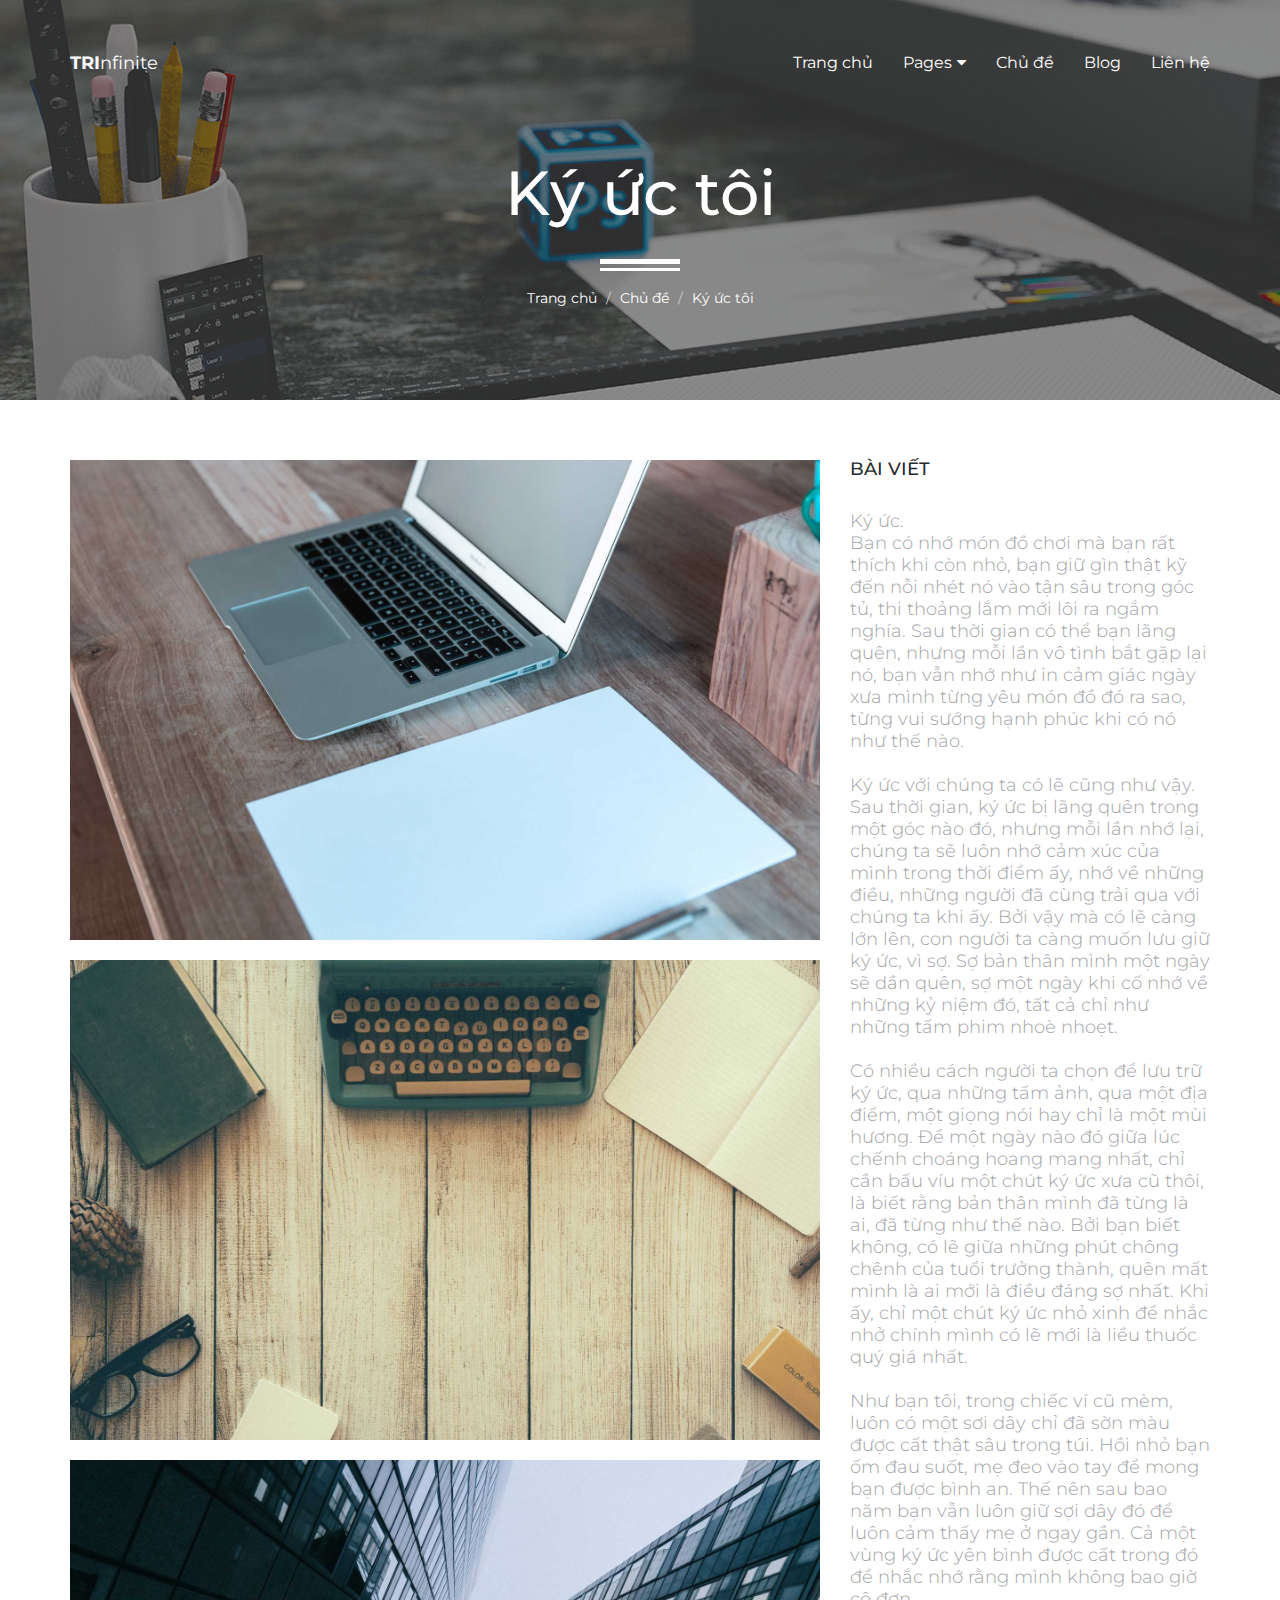
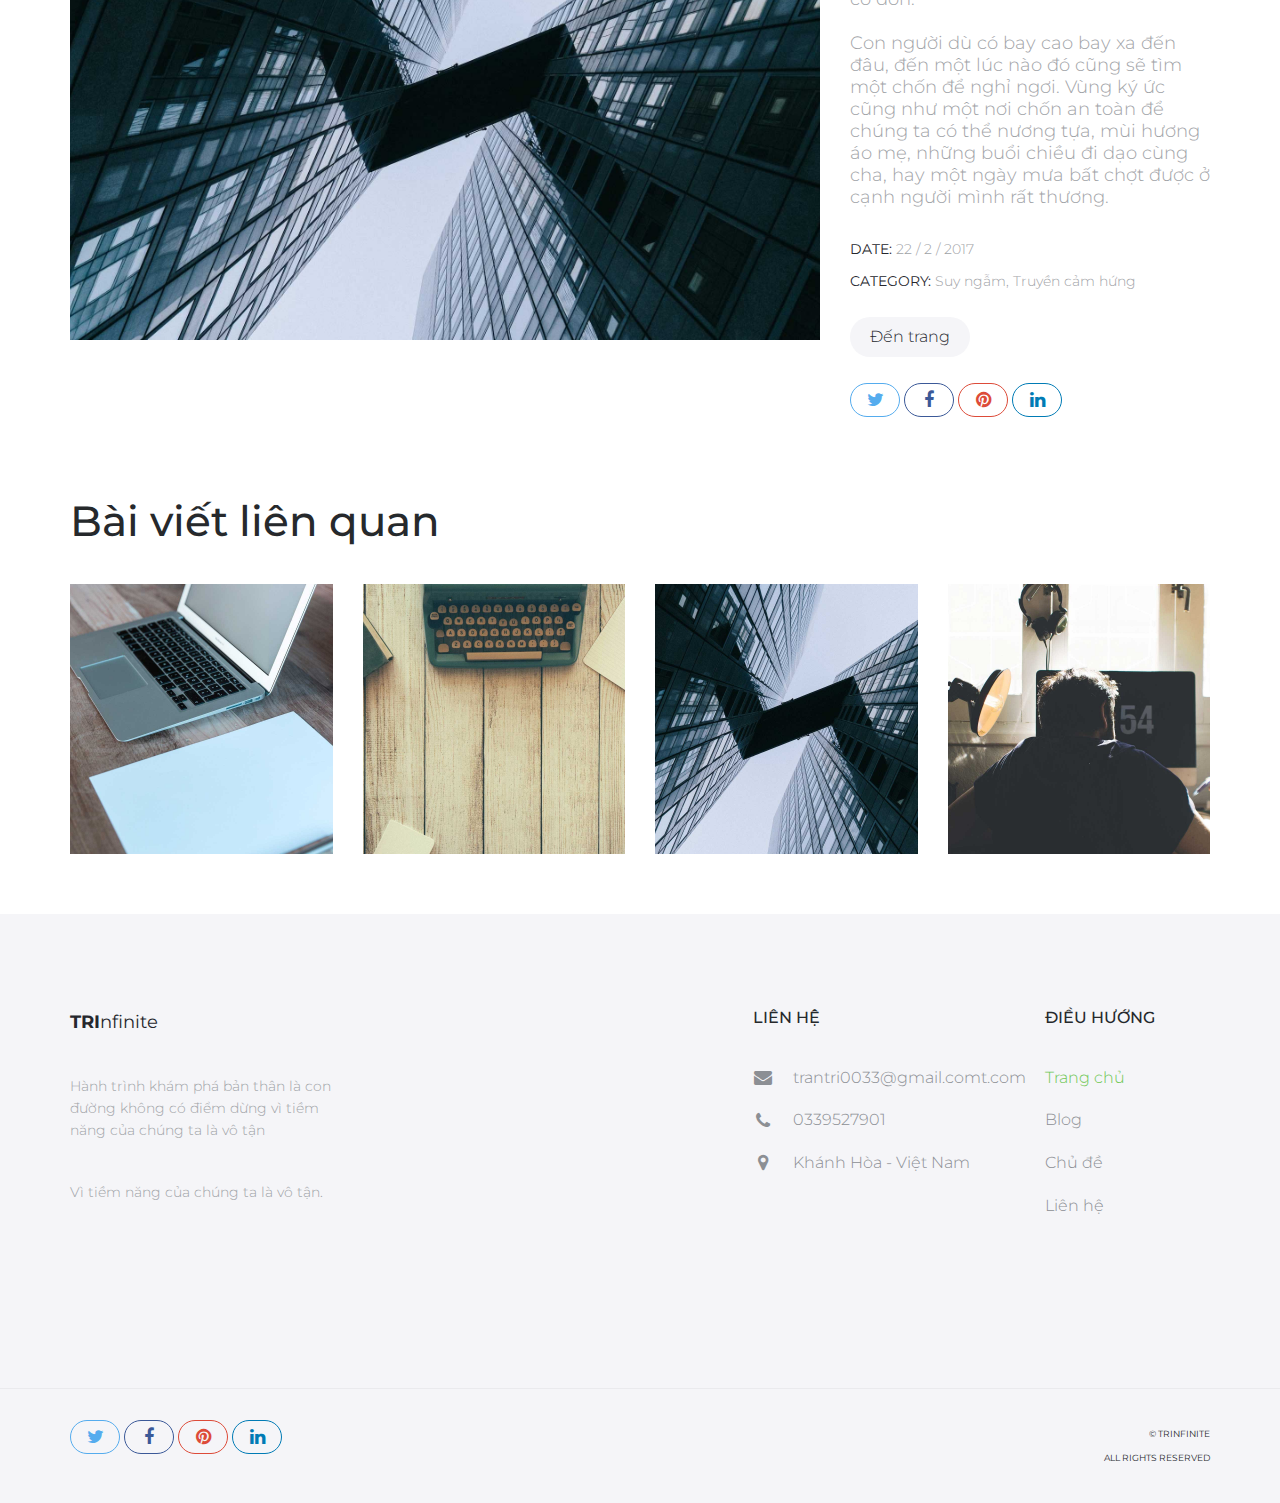
<file: portfolio-item.html>
<!DOCTYPE html>
<html lang="en">
<head>

    <!-- Basic Page Needs
    ================================================== -->
    <meta http-equiv="Content-Type" content="text/html; charset=utf-8">
    <meta http-equiv="X-UA-Compatible" content="IE=edge">

    <title>Portfolio | TRInfinite</title>

    <meta name="description" content="">
    <meta name="author" content="">
    <meta name="keywords" content="">

    <!-- Mobile Specific Metas
    ================================================== -->
    <meta name="viewport" content="width=device-width, minimum-scale=1.0, maximum-scale=1.0">
    <meta name="apple-mobile-web-app-capable" content="yes">

    <!-- Fonts -->
    <link href="https://fonts.googleapis.com/css?family=Montserrat:300,300i,400,600,700" rel="stylesheet">
    <link rel="stylesheet" href="http://cdnjs.cloudflare.com/ajax/libs/font-awesome/4.4.0/css/font-awesome.min.css">

    <!-- Favicon
    ================================================== -->
    <link rel="apple-touch-icon" sizes="180x180" href="assets/img/apple-touch-icon.png">
    <link rel="icon" type="image/png" sizes="16x16" href="assets/img/favicon.png">

    <!-- Stylesheets
    ================================================== -->
    <!-- Bootstrap core CSS -->
    <link href="assets/css/bootstrap.min.css" rel="stylesheet">

    <!-- Custom styles for this template -->
    <link href="assets/css/style.css" rel="stylesheet">
    <link href="assets/css/responsive.css" rel="stylesheet">

    <!-- HTML5 shim and Respond.js IE8 support of HTML5 elements and media queries -->
    <!--[if lt IE 9]>
    <script src="https://oss.maxcdn.com/libs/html5shiv/3.7.0/html5shiv.js"></script>
    <script src="https://oss.maxcdn.com/libs/respond.js/1.4.2/respond.min.js"></script>
    <![endif]-->

</head>
<body>

    <header id="masthead" class="site-header site-header-white">
        <nav id="primary-navigation" class="site-navigation">
            <div class="container">

                <div class="navbar-header">
                   
                    <a href="index.html" class="site-title"><span>TRI</span>nfinite</a>

                </div><!-- /.navbar-header -->

                <div class="collapse navbar-collapse" id="agency-navbar-collapse">

                    <ul class="nav navbar-nav navbar-right">

                        <li><a href="index.html">Trang chủ</a></li>
                        <li class="dropdown"><a href="#" class="dropdown-toggle" data-toggle="dropdown">Pages<i class="fa fa-caret-down hidden-xs" aria-hidden="true"></i></a>

                            <ul class="dropdown-menu" role="menu" aria-labelledby="menu1">
                              <li><a href="portfolio.html">Chủ đề</a></li>
                              <li><a href="blog.html">Blog</a></li>
                            </ul>

                        </li>
                        <li><a href="portfolio.html">Chủ đề</a></li>
                        <li><a href="blog.html">Blog</a></li>
                        <li><a href="contact.html">Liên hệ</a></li>
                        

                    </ul>

                </div>

            </div>   
        </nav><!-- /.site-navigation -->
    </header><!-- /#mastheaed -->

    <div id="hero" class="hero overlay subpage-hero portfolio-hero">
        <div class="hero-content">
            <div class="hero-text">
                <h1>Ký ức tôi</h1>
                <ol class="breadcrumb">
                  <li class="breadcrumb-item"><a href="index.html">Trang chủ</a></li>
                  <li class="breadcrumb-item"><a href="portfolio.html">Chủ đề</a></li>
                  <li class="breadcrumb-item active">Ký ức tôi</li>
                </ol>
            </div><!-- /.hero-text -->
        </div><!-- /.hero-content -->
    </div><!-- /.hero -->

    <main id="main" class="site-main">

        <section class="site-section subpage-site-section section-project">

            <div class="container">
                <div class="row">
                    <div class="col-md-8">
                        <div class="project-img">
                            <img src="assets/img/portfolio-1.jpg" class="img-res" alt="">
                        </div><!-- /.project-img -->
                        <div class="project-img">
                            <img src="assets/img/portfolio-2.jpg" class="img-res" alt="">
                        </div><!-- /.project-img -->
                        <div class="project-img">
                            <img src="assets/img/portfolio-3.jpg" class="img-res" alt="">
                        </div><!-- /.project-img -->

                    </div>
                    <aside class="col-md-4">
                        <div class="project-info">
                            <h5>Bài viết</h5>

                            <p class="project-description">Ký ức.<br>
                                Bạn có nhớ món đồ chơi mà bạn rất thích khi còn nhỏ, bạn giữ gìn thật kỹ đến nỗi nhét nó vào tận sâu trong góc tủ, thi thoảng lắm mới lôi ra ngắm nghía. Sau thời gian có thể bạn lãng quên, nhưng mỗi lần vô tình bắt gặp lại nó, bạn vẫn nhớ như in cảm giác ngày xưa mình từng yêu món đồ đó ra sao, từng vui sướng hạnh phúc khi có nó như thế nào.
                                <br><br>Ký ức với chúng ta có lẽ cũng như vậy. Sau thời gian, ký ức bị lãng quên trong một góc nào đó, nhưng mỗi lần nhớ lại, chúng ta sẽ luôn nhớ cảm xúc của mình trong thời điểm ấy, nhớ về những điều, những người đã cùng trải qua với chúng ta khi ấy. Bởi vậy mà có lẽ càng lớn lên, con người ta càng muốn lưu giữ ký ức, vì sợ. Sợ bản thân mình một ngày sẽ dần quên, sợ một ngày khi cố nhớ về những kỷ niệm đó, tất cả chỉ như những tấm phim nhoè nhoẹt.
                                <br><br>Có nhiều cách người ta chọn để lưu trữ ký ức, qua những tấm ảnh, qua một địa điểm, một giọng nói hay chỉ là một mùi hương. Để một ngày nào đó giữa lúc chếnh choáng hoang mang nhất, chỉ cần bấu víu một chút ký ức xưa cũ thôi, là biết rằng bản thân mình đã từng là ai, đã từng như thế nào. Bởi bạn biết không, có lẽ giữa những phút chông chênh của tuổi trưởng thành, quên mất mình là ai mới là điều đáng sợ nhất. Khi ấy, chỉ một chút ký ức nhỏ xinh để nhắc nhở chính mình có lẽ mới là liều thuốc quý giá nhất. 
                                <br><br>Như bạn tôi, trong chiếc ví cũ mèm, luôn có một sơi dây chỉ đã sờn màu được cất thật sâu trong túi. Hồi nhỏ bạn ốm đau suốt, mẹ đeo vào tay để mong bạn được bình an. Thế nên sau bao năm bạn vẫn luôn giữ sợi dây đó để luôn cảm thấy mẹ ở ngay gần. Cả một vùng ký ức yên bình được cất trong đó để nhắc nhớ rằng mình không bao giờ cô đơn.
                                <br><br>Con người dù có bay cao bay xa đến đâu, đến một lúc nào đó cũng sẽ tìm một chốn để nghỉ ngơi. Vùng ký ức cũng như một nơi chốn an toàn để chúng ta có thể nương tựa, mùi hương áo mẹ, những buổi chiều đi dạo cùng cha, hay một ngày mưa bất chợt được ở cạnh người mình rất thương.
                                </p>
                                <div class="project-date-category">
                                <p><span>Date:</span> 22 / 2 / 2017</p>
                                <p><span>Category:</span> Suy ngẫm, Truyền cảm hứng</p>
                            </div><!-- /.project-cat -->

                            <a href="#" class="btn btn-gray">Đến trang</a>

                            <div class="social-links">
                                <a class="twitter-bg" href="#"><i class="fa fa-twitter"></i></a>
                                <a class="facebook-bg" href="#"><i class="fa fa-facebook"></i></a>
                                <a class="pinterest" href="#"><i class="fa fa-pinterest"></i></a>
                                <a class="linkedin-bg" href="#"><i class="fa fa-linkedin"></i></a>
                            </div><!-- /.social-links -->
                            
                        </div><!-- /.project-description -->
                    </aside>
                </div>
            </div>
            
        </section><!-- /.section-project -->

        <section class="site-section subpage-site-section section-related-projects">
            <div class="container">
                <div class="text-left">
                    <h2>Bài viết liên quan</h2>
                </div>
                <div class="row">
                    <div class="col-lg-3 col-md-4 col-xs-6">
                        <div class="portfolio-item">
                            <img src="assets/img/portfolio-1.jpg" class="img-res" alt="">
                            <h4 class="portfolio-item-title">Chủ đề</h4>
                            <a href="portfolio-item.html"><i class="fa fa-arrow-right" aria-hidden="true"></i></a>
                        </div><!-- /.portfolio-item -->
                    </div>
                    <div class="col-lg-3 col-md-4 col-xs-6">
                        <div class="portfolio-item">
                            <img src="assets/img/portfolio-2.jpg" class="img-res" alt="">
                            <h4 class="portfolio-item-title">Chủ đề</h4>
                            <a href="portfolio-item.html"><i class="fa fa-arrow-right" aria-hidden="true"></i></a>
                        </div><!-- /.portfolio-item -->
                    </div>
                    <div class="col-lg-3 col-md-4 col-xs-6">
                        <div class="portfolio-item">
                            <img src="assets/img/portfolio-3.jpg" class="img-res" alt="">
                            <h4 class="portfolio-item-title">Chủ đề</h4>
                            <a href="portfolio-item.html"><i class="fa fa-arrow-right" aria-hidden="true"></i></a>
                        </div><!-- /.portfolio-item -->
                    </div>
                    <div class="col-lg-3 col-md-4 col-xs-6">
                        <div class="portfolio-item">
                            <img src="assets/img/portfolio-4.jpg" class="img-res" alt="">
                            <h4 class="portfolio-item-title">Chủ đề</h4>
                            <a href="portfolio-item.html"><i class="fa fa-arrow-right" aria-hidden="true"></i></a>
                        </div><!-- /.portfolio-item -->
                    </div>
                </div>
            </div>
        </section><!-- /.section-portfolio -->

    </main><!-- /#main -->

    <footer id="colophon" class="site-footer">
        <div class="container">
            <div class="row">
                <div class="col-md-3 col-sm-4 col-xs-6">
                    <a class="site-title"><span>TRI</span>nfinite</a>
                    <p>Hành trình khám phá bản thân là con đường không có điểm dừng vì tiềm năng của chúng ta là vô tận</p>
                    <p>Vì tiềm năng của chúng ta là vô tận.</p>
                </div>
                <div class="col-lg-offset-4 col-md-3 col-sm-4 col-md-offset-2 col-sm-offset-0 col-xs-6 ">
                    <h3>Liên hệ</h3>
                    <ul class="list-unstyled contact-links">
                        <li><i class="fa fa-envelope" aria-hidden="true"></i><a href="">trantri0033@gmail.comt.com</a></li>
                        <li><i class="fa fa-phone" aria-hidden="true"></i><a href="">0339527901 </a></li>
                        <li><i class="fa fa-map-marker" aria-hidden="true"></i><p>Khánh Hòa - Việt Nam</p></li>
                    </ul>
                </div>
                <div class="clearfix visible-xs"></div>
                <div class="col-lg-2 col-md-3 col-sm-4 col-xs-6">
                    <h3>Điều hướng</h3>
                    <ul class="list-unstyled">
                        <li class="active"><a href="index.html">Trang chủ</a></li>
                        <li><a href="blog.html">Blog</a></li>
                        <li><a href="portfolio.html">Chủ đề</a></li>
                        <li><a href="contact.html">Liên hệ</a></li>
                    </ul>
                </div>
            </div>
        </div>
        <div class="copyright">
            <div class="container">
                <div class="row">
                    <div class="col-xs-8">
                        <div class="social-links">
                            <a class="twitter-bg" href="#"><i class="fa fa-twitter"></i></a>
                            <a class="facebook-bg" href="#"><i class="fa fa-facebook"></i></a>
                            <a class="pinterest" href="#"><i class="fa fa-pinterest"></i></a>
                            <a class="linkedin-bg" href="#"><i class="fa fa-linkedin"></i></a>
                        </div><!-- /.social-links -->
                    </div>
                    <div class="col-xs-4">
                        <div class="text-right">
                            <p>&copy; TRInfinite</p>
                            <p>All Rights Reserved</p>
                        </div>
                    </div>
                </div>
            </div>
        </div><!-- /.copyright -->
    </footer><!-- /#footer -->



    <!-- Bootstrap core JavaScript
    ================================================== -->
    <!-- Placed at the end of the document so the pages load faster -->
    <script src="https://ajax.googleapis.com/ajax/libs/jquery/3.1.1/jquery.min.js"></script>
    <script src="assets/js/bootstrap.min.js"></script>
    <script src="assets/js/bootstrap-select.min.js"></script>
    <script src="assets/js/jquery.slicknav.min.js"></script>
    <script src="assets/js/jquery.countTo.min.js"></script>
    <script src="assets/js/jquery.shuffle.min.js"></script>
    <script src="assets/js/script.js"></script>
  
</body>
</html>
</file>
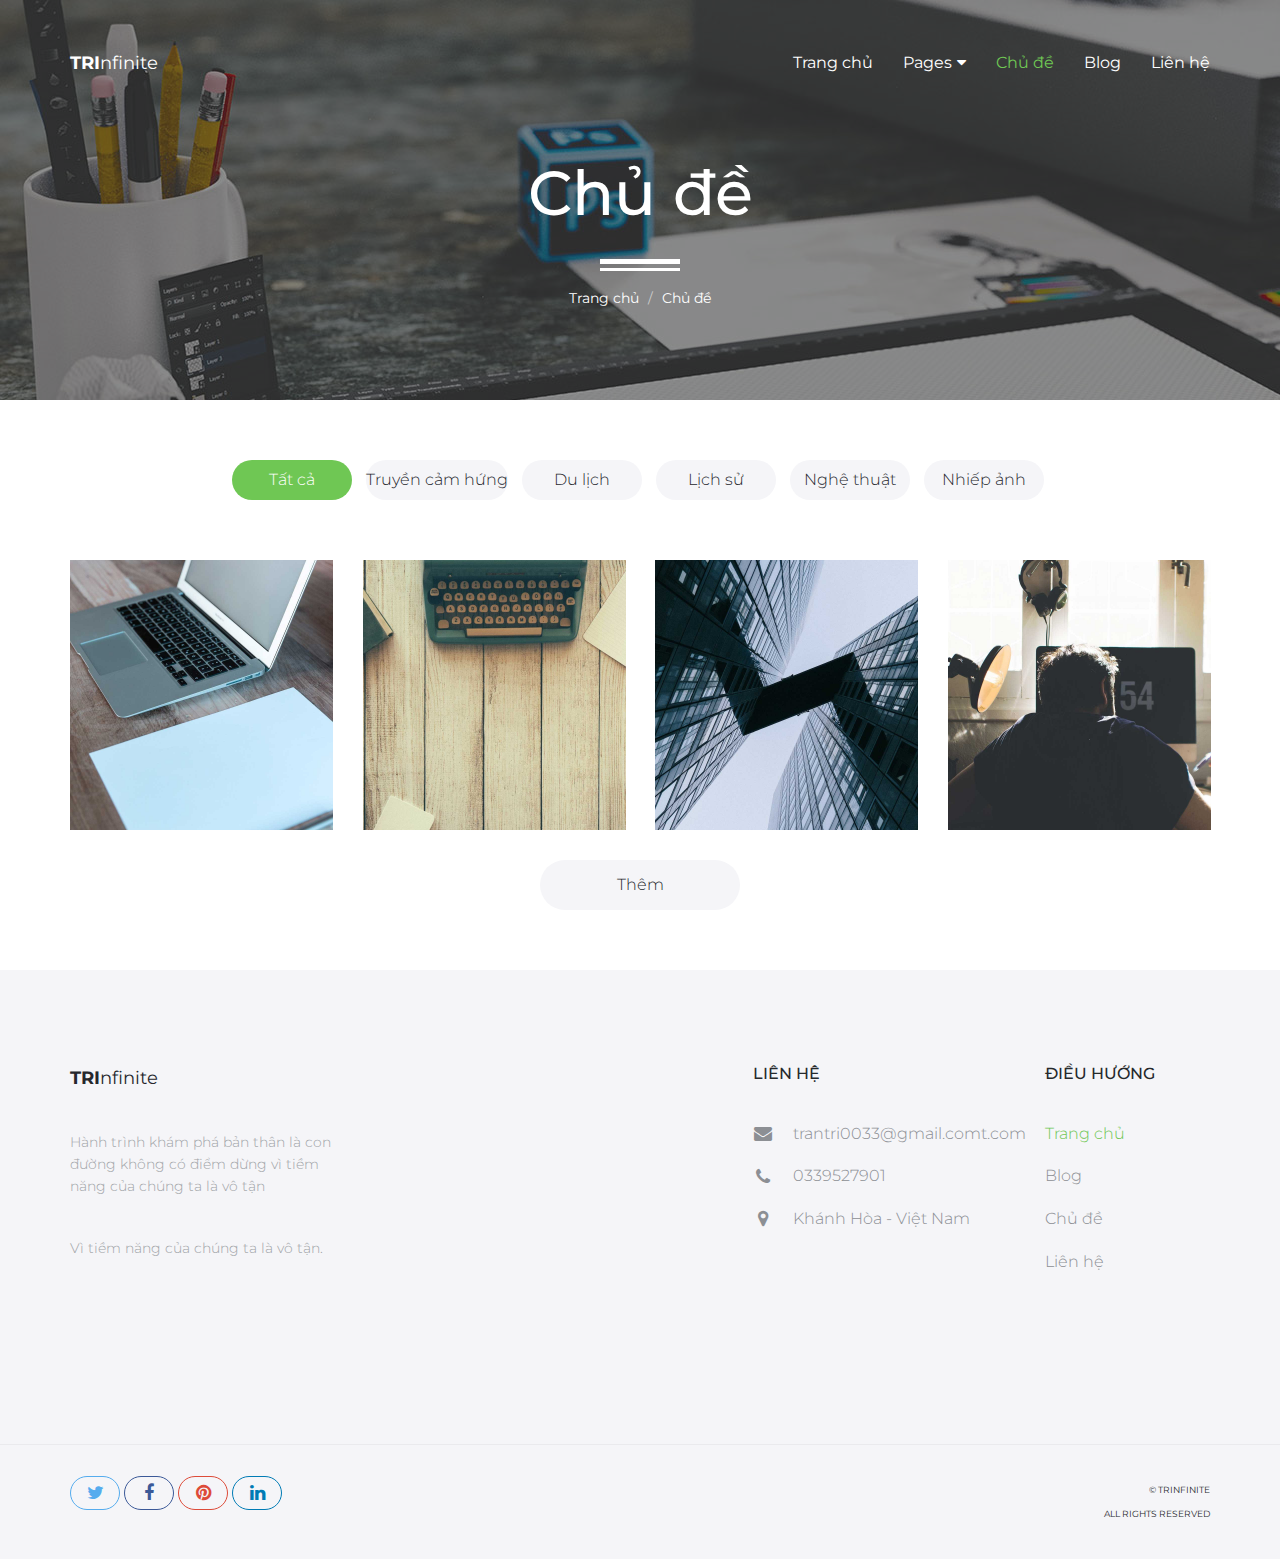
<file: portfolio.html>
<!DOCTYPE html>
<html lang="en">
<head>

    <!-- Basic Page Needs
    ================================================== -->
    <meta http-equiv="Content-Type" content="text/html; charset=utf-8">
    <meta http-equiv="X-UA-Compatible" content="IE=edge">

    <title>Chủ đề | TRInfinite</title>

    <meta name="description" content="">
    <meta name="author" content="">
    <meta name="keywords" content="">

    <!-- Mobile Specific Metas
    ================================================== -->
    <meta name="viewport" content="width=device-width, minimum-scale=1.0, maximum-scale=1.0">
    <meta name="apple-mobile-web-app-capable" content="yes">

    <!-- Fonts -->
    <link href="https://fonts.googleapis.com/css?family=Montserrat:300,300i,400,600,700" rel="stylesheet">
    <link rel="stylesheet" href="http://cdnjs.cloudflare.com/ajax/libs/font-awesome/4.4.0/css/font-awesome.min.css">

    <!-- Favicon
    ================================================== -->
    <link rel="apple-touch-icon" sizes="180x180" href="assets/img/apple-touch-icon.png">
    <link rel="icon" type="image/png" sizes="16x16" href="assets/img/favicon.png">

    <!-- Stylesheets
    ================================================== -->
    <!-- Bootstrap core CSS -->
    <link href="assets/css/bootstrap.min.css" rel="stylesheet">

    <!-- Custom styles for this template -->
    <link href="assets/css/style.css" rel="stylesheet">
    <link href="assets/css/responsive.css" rel="stylesheet">

    <!-- HTML5 shim and Respond.js IE8 support of HTML5 elements and media queries -->
    <!--[if lt IE 9]>
    <script src="https://oss.maxcdn.com/libs/html5shiv/3.7.0/html5shiv.js"></script>
    <script src="https://oss.maxcdn.com/libs/respond.js/1.4.2/respond.min.js"></script>
    <![endif]-->

</head>
<body>

    <header id="masthead" class="site-header site-header-white">
        <nav id="primary-navigation" class="site-navigation">
            <div class="container">

                <div class="navbar-header">
                   
                    <a href="index.html" class="site-title"><span>TRI</span>nfinite</a>

                </div><!-- /.navbar-header -->

                <div class="collapse navbar-collapse" id="agency-navbar-collapse">

                    <ul class="nav navbar-nav navbar-right">

                        <li><a href="index.html">Trang chủ</a></li>
                        <li class="dropdown"><a href="#" class="dropdown-toggle" data-toggle="dropdown">Pages<i class="fa fa-caret-down hidden-xs" aria-hidden="true"></i></a>

                            <ul class="dropdown-menu" role="menu" aria-labelledby="menu1">
                              <li><a href="portfolio.html">Chủ đề</a></li>
                              <li><a href="blog.html">Blog</a></li>
                            </ul>

                        </li>
                        <li class="active"><a href="portfolio.html">Chủ đề</a></li>
                        <li><a href="blog.html">Blog</a></li>
                        <li><a href="contact.html">Liên hệ</a></li>
                        
                        
                    </ul>

                </div>

            </div>   
        </nav><!-- /.site-navigation -->
    </header><!-- /#mastheaed -->

    <div id="hero" class="hero overlay subpage-hero portfolio-hero">
        <div class="hero-content">
            <div class="hero-text">
                <h1>Chủ đề</h1>
                <ol class="breadcrumb">
                  <li class="breadcrumb-item"><a href="#">Trang chủ</a></li>
                  <li class="breadcrumb-item active">Chủ đề</li>
                </ol>
            </div><!-- /.hero-text -->
        </div><!-- /.hero-content -->
    </div><!-- /.hero -->

    <main id="main" class="site-main">

        <section class="site-section subpage-site-section section-portfolio">
            <div class="container">

                <ul class="portfolio-sorting list-inline text-center">
                    <li><a href="#" class="btn btn-gray active" data-group="all">Tất cả</a></li>
                    <li><a href="#" class="btn btn-gray" data-group="webdesign">Truyền cảm hứng</a></li>
                    <li><a href="#" class="btn btn-gray" data-group="mobileapp">Du lịch</a></li>
                    <li><a href="#" class="btn btn-gray" data-group="illustration">Lịch sử</a></li>
                    <li><a href="#" class="btn btn-gray" data-group="branding">Nghệ thuật</a></li>
                    <li><a href="#" class="btn btn-gray" data-group="photography">Nhiếp ảnh</a></li>
                </ul><!-- /.portfolio-sorting  -->

                <div id="grid" class="row">
                    <div class="col-lg-3 col-md-4 col-xs-6" data-groups='["webdesign"]'>
                        <div class="portfolio-item">
                            <img src="assets/img/portfolio-1.jpg" class="img-res" alt="">
                            <h4 class="portfolio-item-title" >Tên chủ đề</h4>
                            <a href=" "><i class="fa fa-arrow-right" aria-hidden="true"></i></a>
                        </div><!-- /.portfolio-item -->
                    </div>
                    <div class="col-lg-3 col-md-4 col-xs-6" data-groups='["mobileapp"]'>
                        <div class="portfolio-item">
                            <img src="assets/img/portfolio-2.jpg" class="img-res" alt="">
                            <h4 class="portfolio-item-title" >Tên chủ đề</h4>
                            <a href=" "><i class="fa fa-arrow-right" aria-hidden="true"></i></a>
                        </div><!-- /.portfolio-item -->
                    </div>
                    <div class="col-lg-3 col-md-4 col-xs-6" data-groups='["illustration"]'>
                        <div class="portfolio-item">
                            <img src="assets/img/portfolio-3.jpg" class="img-res" alt="">
                            <h4 class="portfolio-item-title" >Tên chủ đề</h4>
                            <a href=" "><i class="fa fa-arrow-right" aria-hidden="true"></i></a>
                        </div><!-- /.portfolio-item -->
                    </div>
                    <div class="col-lg-3 col-md-4 col-xs-6" data-groups='["branding"]'>
                        <div class="portfolio-item">
                            <img src="assets/img/portfolio-4.jpg" class="img-res" alt="">
                            <h4 class="portfolio-item-title" >Tên chủ đề</h4>
                            <a href=" "><i class="fa fa-arrow-right" aria-hidden="true"></i></a>
                        </div><!-- /.portfolio-item -->
                    </div>
                    <div class="col-lg-3 col-md-4 col-xs-6" data-groups='["photography"]'>
                        <div class="portfolio-item">
                            <img src="assets/img/portfolio-5.jpg" class="img-res" alt="">
                            <h4 class="portfolio-item-title" >Tên chủ đề</h4>
                            <a href=" "><i class="fa fa-arrow-right" aria-hidden="true"></i></a>
                        </div><!-- /.portfolio-item -->
                    </div>
                    <div class="col-lg-3 col-md-4 col-xs-6" data-groups='["illustration"]'>
                        <div class="portfolio-item">
                            <img src="assets/img/portfolio-6.jpg" class="img-res" alt="">
                            <h4 class="portfolio-item-title" >Tên chủ đề</h4>
                            <a href=" "><i class="fa fa-arrow-right" aria-hidden="true"></i></a>
                        </div><!-- /.portfolio-item -->
                    </div>
                    <div class="col-lg-3 col-md-4 col-xs-6" data-groups='["mobileapp"]'>
                        <div class="portfolio-item">
                            <img src="assets/img/portfolio-7.jpg" class="img-res" alt="">
                            <h4 class="portfolio-item-title" >Tên chủ đề</h4>
                            <a href=" "><i class="fa fa-arrow-right" aria-hidden="true"></i></a>
                        </div><!-- /.portfolio-item -->
                    </div>
                    <div class="col-lg-3 col-md-4 col-xs-6" data-groups='["uiux"]'>
                        <div class="portfolio-item">
                            <img src="assets/img/portfolio-8.jpg" class="img-res" alt="">
                            <h4 class="portfolio-item-title" >Tên chủ đề</h4>
                            <a href=" "><i class="fa fa-arrow-right" aria-hidden="true"></i></a>
                        </div><!-- /.portfolio-item -->
                    </div>
                    <div class="col-lg-3 col-md-4 col-xs-6" data-groups='["mobileapp"]'>
                        <div class="portfolio-item">
                            <img src="assets/img/portfolio-9.jpg" class="img-res" alt="">
                            <h4 class="portfolio-item-title" >Tên chủ đề</h4>
                            <a href=" "><i class="fa fa-arrow-right" aria-hidden="true"></i></a>
                        </div><!-- /.portfolio-item -->
                    </div>
                    <div class="col-lg-3 col-md-4 col-xs-6" data-groups='["photography"]'>
                        <div class="portfolio-item">
                            <img src="assets/img/portfolio-10.jpg" class="img-res" alt="">
                            <h4 class="portfolio-item-title" >Tên chủ đề</h4>
                            <a href=" "><i class="fa fa-arrow-right" aria-hidden="true"></i></a>
                        </div><!-- /.portfolio-item -->
                    </div>
                    <div class="col-lg-3 col-md-4 col-xs-6" data-groups='["branding"]'>
                        <div class="portfolio-item">
                            <img src="assets/img/portfolio-11.jpg" class="img-res" alt="">
                            <h4 class="portfolio-item-title" >Tên chủ đề</h4>
                            <a href=" "><i class="fa fa-arrow-right" aria-hidden="true"></i></a>
                        </div><!-- /.portfolio-item -->
                    </div>
                    <div class="col-lg-3 col-md-4 col-xs-6" data-groups='["webdesign"]'>
                        <div class="portfolio-item">
                            <img src="assets/img/portfolio-12.jpg" class="img-res" alt="">
                            <h4 class="portfolio-item-title" >Tên chủ đề</h4>
                            <a href=" "><i class="fa fa-arrow-right" aria-hidden="true"></i></a>
                        </div><!-- /.portfolio-item -->
                    </div>
                </div>
                <div class="text-center">
                    <a class="btn btn-gray" href="#" id="loadMore">Thêm</a>
                </div>

            </div>
        </section><!-- /.section-portfolio -->

    </main><!-- /#main -->

    <footer id="colophon" class="site-footer">
        <div class="container">
            <div class="row">
                <div class="col-md-3 col-sm-4 col-xs-6">
                    <a class="site-title"><span>TRI</span>nfinite</a>
                    <p>Hành trình khám phá bản thân là con đường không có điểm dừng vì tiềm năng của chúng ta là vô tận</p>
                    <p>Vì tiềm năng của chúng ta là vô tận.</p>
                </div>
                <div class="col-lg-offset-4 col-md-3 col-sm-4 col-md-offset-2 col-sm-offset-0 col-xs-6 ">
                    <h3>Liên hệ</h3>
                    <ul class="list-unstyled contact-links">
                        <li><i class="fa fa-envelope" aria-hidden="true"></i><a href="">trantri0033@gmail.comt.com</a></li>
                        <li><i class="fa fa-phone" aria-hidden="true"></i><a href="">0339527901 </a></li>
                        <li><i class="fa fa-map-marker" aria-hidden="true"></i><p>Khánh Hòa - Việt Nam</p></li>
                    </ul>
                </div>
                <div class="clearfix visible-xs"></div>
                <div class="col-lg-2 col-md-3 col-sm-4 col-xs-6">
                    <h3>Điều hướng</h3>
                    <ul class="list-unstyled">
                        <li class="active"><a href="index.html">Trang chủ</a></li>
                        <li><a href="blog.html">Blog</a></li>
                        <li><a href="portfolio.html">Chủ đề</a></li>
                        <li><a href="contact.html">Liên hệ</a></li>
                    </ul>
                </div>
            </div>
        </div>
        <div class="copyright">
            <div class="container">
                <div class="row">
                    <div class="col-xs-8">
                        <div class="social-links">
                            <a class="twitter-bg" href="#"><i class="fa fa-twitter"></i></a>
                            <a class="facebook-bg" href="#"><i class="fa fa-facebook"></i></a>
                            <a class="pinterest" href="#"><i class="fa fa-pinterest"></i></a>
                            <a class="linkedin-bg" href="#"><i class="fa fa-linkedin"></i></a>
                        </div><!-- /.social-links -->
                    </div>
                    <div class="col-xs-4">
                        <div class="text-right">
                            <p>&copy; TRInfinite</p>
                            <p>All Rights Reserved</p>
                        </div>
                    </div>
                </div>
            </div>
        </div><!-- /.copyright -->
    </footer><!-- /#footer -->



    <!-- Bootstrap core JavaScript
    ================================================== -->
    <!-- Placed at the end of the document so the pages load faster -->
    <script src="https://ajax.googleapis.com/ajax/libs/jquery/3.1.1/jquery.min.js"></script>
    <script src="assets/js/bootstrap.min.js"></script>
    <script src="assets/js/bootstrap-select.min.js"></script>
    <script src="assets/js/jquery.slicknav.min.js"></script>
    <script src="assets/js/jquery.countTo.min.js"></script>
    <script src="assets/js/jquery.shuffle.min.js"></script>
    <script src="assets/js/script.js"></script>
  
</body>
</html>
</file>
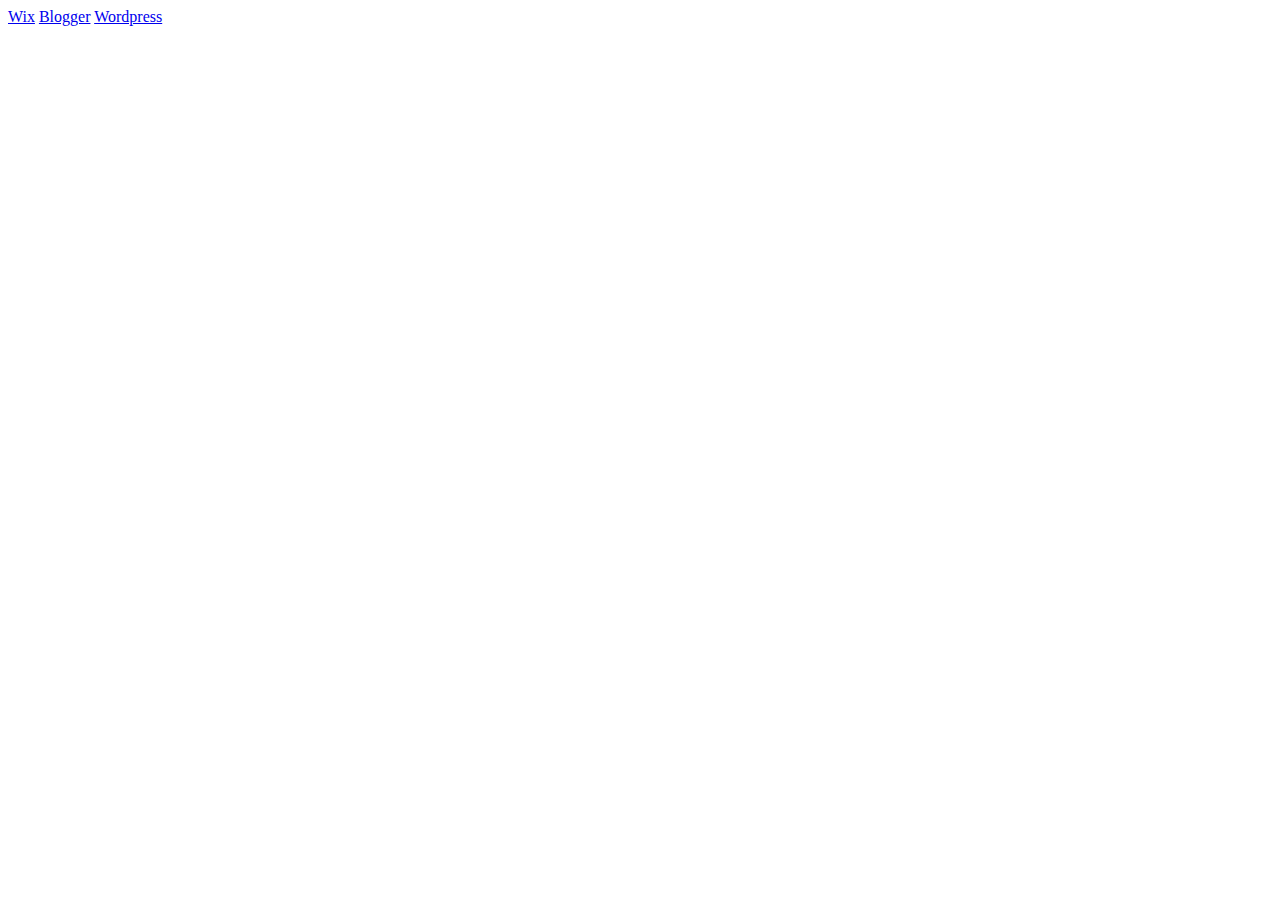
<file: site.html>
<!DOCTYPE html>
<html>
    <head>
        <meta name="viewport" content="width=device-width, initial-scale=1.0">
        <style>
            a{
                text-align: center;
            }
        </style>
    </head>
    <body>
        <main>
            <a href="https://trantri0033.wixsite.com/home">Wix</a>
            <a href="https://quoctri3105.blogspot.com/">Blogger</a>
            <a href="https://quoctri3105.wordpress.com/">Wordpress</a>
        </main>
    </body>
</html>
</file>
<file: assets/css/style.css>
/*
 * Theme Name: 
 * Theme URI: 
 * Author: Milan Savov, Nikola Kostov
 * Author URI/Mail: milan.savov@gmail.com, nikolakostov1991@gmail.com
 * Version: 1.0
 * */
 /* TABLE OF CONTENT 
*
* - CUSTOM RESETS
    - Buttons
    - Forms
* - LAYOUT
* - HEADER 
    - Site Logo
    - Navigation
* - HERO (BANNER)
* - HOMEPAGE SECTIONS
    - Features 
    - Services
    - Map Feature 
    - Portfolio
    - Newsletter 
* - FOOTER
* - PAGES
    - PORTFOLIO
    - PORTFOLIO ITEM
    - BLOG
    - BLOG POST
    - CONTACT
*
*/


/* CUSTOM RESETS
================================================== */
a {
    transition: all 0.25s ease-in-out;
    -moz-transition: all 0.25s ease-in-out;
    -webkit-transition: all 0.25s ease-in-out;
    -o-transition: all 0.25s ease-in-out;
    -ms-transition: all 0.25s ease-in-out;
    cursor: pointer;
    color: #9fa3a7;
}

a:focus,
a:hover {
    color: #6fc754;
    outline: 0 none;
    text-decoration: none;
}

p {
    margin-bottom: 0;
    font-size: 14px;
    font-weight: 300;
    color: #9fa3a7;
    line-height: 22px;
}

h1 {
    font-size: 62px;
}

h2 {
    font-size: 42px;
}

h1,h2,h3,h4,h5 {
    color: #26292c;
}

p + p {
    margin-top: 40px;
}

/* Buttons */
.btn {
    line-height: 50px;
    min-width: 200px;
    font-size: 16px;
    font-weight: 300;
    border: 0;
    border-radius: 50px;
    color: #26272d;
    background-color: #fff;
    padding: 0;
    transition: color 0.25s ease-in-out, background-color 0.25s ease-in-out;
    -moz-transition: color 0.25s ease-in-out, background-color 0.25s ease-in-out;
    -webkit-transition: color 0.25s ease-in-out, background-color 0.25s ease-in-out;
    -o-transition: color 0.25s ease-in-out, background-color 0.25s ease-in-out;
    -ms-transition: color 0.25s ease-in-out, background-color 0.25s ease-in-out;
}

.btn-border {
    border: 1px solid #26272d;
}

.btn-fill {
    background-color: #267df4;
    color: #fff;
}

.btn-gray {
    background-color: #f5f5f8;
    color: #26272d;
}

.btn-green {
    background-color: #6fc754;
    color: #fff;  
}

.btn:hover,
button.btn:hover,
.btn:focus,
button.btn:focus {
    background-color: #26272d;
    color: #fff;
}

.btn-gray:hover,
.btn-gray:focus {
    background-color: #6fc754;
    color: #fff;    
}

/* 
 * Forms 
 */
/* Input fields */
.form-group {
    position: relative;
    margin: 0 auto;
    width: 100%;
}

.form-control {
    border-radius: 25px;
    height: 50px;
    padding: 15px 20px;
    border-color: #f5f5f8;
}

.form-control + .form-control {
    margin-top: 10px;
}

.form-control:focus {
    background-color: #f5f5f8;
    border-color: #f5f5f8;
    box-shadow: none;
    outline: none;
}

.form-group .btn {
    position: absolute;
    top: 5px;
    right: 5px;
    line-height: 40px;
    min-width: 60px;
    font-size: 16px;
    border-radius: 25px;
}

.form-control-comment {
    height: 100px;
    resize: none;
}

.search-form .form-group .form-control {
    padding-right: 80px;
}

/* ELEMENTS
================================================== */
/* Checkbox fields */
input[type=checkbox],
input[type=radio] {
    position: absolute;
    visibility: hidden;
    height: auto;
    margin-top: 0;
}

.checkbox {
    margin: 0;
} 

.checkbox + .checkbox,
.radio-btn + .radio-btn {
    margin-top: 15px;
}

.checkbox [type="checkbox"]:not(:checked) + label,
.checkbox [type="checkbox"]:checked + label {
    position: relative;
    padding-left: 30px;
    cursor: pointer;
}

.checkbox [type="checkbox"]:not(:checked) + label:before,
.checkbox [type="checkbox"]:checked + label:before {
    content: '';
    position: absolute;
    left:0; 
    width: 20px; 
    height: 20px;
    background-color: #fff;
    border: 1px solid #f5f5f8;
    border-radius: 3px;
    box-shadow: none;
    transition: border-color .2s;
    -webkit-transition: border-color .2s;
    -ms-transition: border-color .2s;
    -o-transition: border-color .2s;
    -ms-transition: border-color .2s;
}

.checkbox [type="checkbox"]:not(:checked) + label:after,
.checkbox [type="checkbox"]:checked + label:after {
    content: '\f00c';
    font-family: 'FontAwesome';
    position: absolute;
    top: 50%;
    left: 0;
    text-align: center;
    font-size: 15px;
    height: 20px;
    width: 20px;
    border-radius: 3px;
    color: #fff;
    background-color: #6fc754;
    transform: translateY(-50%);
    -webkit-transform: translateY(-50%);
    -ms-transform: translateY(-50%);
    -o-transform: translateY(-50%);
    -ms-transform: translateY(-50%);
      transition: opacity .2s;
    -webkit-transition: opacity .2s;
    -ms-transition: opacity .2s;
    -o-transition: opacity .2s;
    -ms-transition: opacity .2s;
}

.checkbox [type="checkbox"]:not(:checked) + label:after {
    opacity: 0;
}

.checkbox [type="checkbox"]:checked + label:after {
    opacity: 1;
}

.checkbox [type="checkbox"]:disabled:not(:checked) + label:before,
.checkbox [type="checkbox"]:disabled:checked + label:before {
    box-shadow: none;
    border-color: #bbb;
    background-color: #ddd;
}

.checkbox [type="checkbox"]:disabled:checked + label:after {
    color: #999;
}
.checkbox [type="checkbox"]:disabled + label {
    color: #aaa;
}

.checkbox [type="checkbox"]:checked:focus + label:before,
.checkbox [type="checkbox"]:not(:checked):focus + label:before {
    border: 1px dotted #6fc754;
}

.checkbox [type="checkbox"]:not(:checked) + label:hover:before,
.checkbox [type="checkbox"]:checked + label:hover:before {
    border: 1px solid #6fc754;
}

/* Radiobutton fields */
.radio-btn label {
    font-weight: 400;
}

.radio-btn [type="radio"]:not(:checked) + label,
.radio-btn [type="radio"]:checked + label {
    position: relative;
    padding-left: 30px;
    cursor: pointer;
    margin-bottom: 0;
}

.radio-btn [type="radio"]:not(:checked) + label:before,
.radio-btn [type="radio"]:checked + label:before {
    content: '';
    position: absolute;
    left:0; 
    top: 50%;
    width: 20px;
    height: 20px;
    background-color: #fff;
    border: 1px solid #f5f5f8;
    border-radius: 50px;
    box-shadow: none;
    transform: translateY(-50%);
    -webkit-transform: translateY(-50%);
    -ms-transform: translateY(-50%);
    -o-transform: translateY(-50%);
    -ms-transform: translateY(-50%);
    transition: border-color .2s;
    -webkit-transition: border-color .2s;
    -ms-transition: border-color .2s;
    -o-transition: border-color .2s;
    -ms-transition: border-color .2s;
}

.radio-btn [type="radio"]:not(:checked) + label:after,
.radio-btn [type="radio"]:checked + label:after {
    content: '';
    position: absolute;
    width: 12px;
    height: 12px;
    top: 50%;
    left: 4px;
    background-color: #6fc754;
    border-radius: 50px;
    transform: translateY(-50%);
    -webkit-transform: translateY(-50%);
    -ms-transform: translateY(-50%);
    -o-transform: translateY(-50%);
    -ms-transform: translateY(-50%);
    transition: opacity .2s;
    -webkit-transition: opacity .2s;
    -ms-transition: opacity .2s;
    -o-transition: opacity .2s;
    -ms-transition: opacity .2s;
}

.radio-btn [type="radio"]:not(:checked) + label:after {
    opacity: 0;
}
.radio-btn [type="radio"]:checked + label:after {
    opacity: 1;
}

.radio-btn [type="radio"]:disabled:not(:checked) + label:before,
.radio-btn [type="radio"]:disabled:checked + label:before {
    box-shadow: none;
    border-color: #bbb;
    background-color: #ddd;
}

.radio-btn [type="radio"]:disabled:checked + label:after {
    color: #999;
}

.radio-btn [type="radio"]:disabled + label {
    color: #aaa;
}

.radio-btn [type="radio"]:checked:focus + label:before,
.radio-btn [type="radio"]:not(:checked):focus + label:before {
    border: 1px dotted #6fc754;
}

.radio-btn [type="radio"]:checked + label:hover:before,
.radio-btn [type="radio"]:not(:checked) + label:hover:before {
    border: 1px solid #6fc754;
}

/* Selectpicker */
select {
    position: absolute !important;
    bottom: 0;
    left: 50%;
    display: block !important;
    width: .5px !important;
    height: 100% !important;
    padding: 0 !important;
    opacity: 0 !important;
    border: none;
}

.bootstrap-select .btn {
    border: 1px solid #26272d;
    border-radius: 10px;
}

.bootstrap-select span.pull-left {
    padding-left: 10px;
}

.bootstrap-select.btn-group .dropdown-menu.inner {
    position: static; 
    float: none;
    border: 0;
    padding: 0;
    margin: 0;
    border-radius: 0;
    -webkit-box-shadow: none;
    box-shadow: none;
    background-color: #007bb5;
}

.bootstrap-select.open .dropdown-menu {
    display: block;
    border: 1px solid #26272d; 
    border-radius: 10px;
}

.bootstrap-select.btn-group .dropdown-menu {
    padding: 5px 0;
    min-width: 100%;
    overflow: hidden;
    -webkit-box-sizing: border-box;
    -moz-box-sizing: border-box;
    box-sizing: border-box;
    z-index: 9999;
}

.bootstrap-select .dropdown-menu {
    display: none;
    visibility: visible;
    opacity: 1;
    padding: 0;
}

.bootstrap-select .bs-caret {
    float: right;
    padding-right: 10px;
}

.bootstrap-select .bs-caret .caret {
    border-top: 6px dashed;
    border-top: 6px solid\9;
    border-right: 6px solid transparent;
    border-left: 6px solid transparent;   
}

.bootstrap-select .selected {
    color: #6fc754;
}

.bootstrap-select .check-mark {
    display: none;
}

/*  Tabs  */
.tab-style {
    border-bottom: none;
}

.tab-style + .tab-content {
    padding: 15px;
    border: 1px solid #26272d;
    border-bottom-left-radius: 10px;
    border-bottom-right-radius: 10px;
    border-top-right-radius: 10px;
}

.nav-tabs.tab-style > li.active > a,
.nav-tabs.tab-style > li > a:hover {
    border: 1px solid #6fc754;
    background-color: #6fc754;
    color: #fff;
}

.nav-tabs.tab-style > li > a {
    position: relative;
    color: #26272d;
    margin-right: 0;
    border: 1px solid #26272d;
    border-top-left-radius: 10px;
    border-top-right-radius: 10px;
}

.nav-tabs.tab-style > li + li {
    margin-left: 10px;
}

/* Accordion */
.accordion.panel-group {
    margin-bottom: 0;
}

.accordion.panel-group .panel + .panel {
    margin-top: 0;
}

.accordion .panel {
    border: 0;
    box-shadow: none;
    border: 1px solid #26272d;
    border-bottom: 0;
    border-radius: 0;
}

.accordion .panel:first-child,
.accordion .panel:first-child .panel-heading a {
    border-top-right-radius:10px;
    border-top-left-radius:10px;
}

.accordion .panel:last-child {
    border-bottom-right-radius:10px;
    border-bottom-left-radius:10px;
    border-bottom: 1px solid #26272d;
}

.accordion .panel:last-child .panel-heading a.collapsed {
    border-bottom-right-radius:10px;
    border-bottom-left-radius:10px;
}

.accordion .collapsed {
    height: auto;
}

.accordion .panel-heading {
    background-color: transparent;
    padding: 0;
}

.accordion .panel-heading a {
    display: inline-block;
    position: relative;
    width: 100%;
    padding: 10px 40px 10px 15px;
}

.accordion .panel-heading a.collapsed {
    background-color: transparent;
    color: #26272d;
}

.accordion .panel-heading a.collapsed:hover,
.accordion.accordion-gray .panel-heading a.collapsed:hover,
.accordion .panel-heading a {
    background-color: #6fc754;   
    color: #fff; 
}

.accordion .panel-heading a.collapsed::after {
    content: "\f107";
}

.accordion .panel-heading a::after {
    font-family: "FontAwesome";
    content: "\f106";
    position: absolute;
    top: 50%;
    right: 15px;
    transform: translateY(-50%);
    -moz-transform: translateY(-50%);
    -o-transform: translateY(-50%);
    -ms-transform: translateY(-50%);
    -webkit-transform: translateY(-50%);
}

.panel-group .panel-heading+.panel-collapse>.list-group, 
.panel-group .panel-heading+.panel-collapse>.panel-body {
    border: none;
}

/* Pagination */
.pagination {
  margin: 0;
  vertical-align: middle;
}

.pagination > li > a {
  border: none;
  color: #292a2c;
  background-color: #f5f5f8;
  padding: 10px 15px;
  border-radius: 10px;
  font-size: 12px;
}

.pagination > li + li > a {
  margin-left: 5px;
}

.pagination > li.active > a,
.pagination > li > a:hover,
.pagination > li.active > a:hover {
  background-color: #6fc754;
  color: #fff;
}

.pagination > li:first-child > a {
  border-top-left-radius: 10px;
  border-bottom-left-radius: 10px;
}

.pagination > li:last-child > a {
  border-top-right-radius: 10px;
  border-bottom-right-radius: 10px;
}

.pagination > li.more > a {
  margin-left: 0;
  padding: 10px 5px;
  pointer-events: none;
  background-color: transparent;
}

.pagination > li.more + li > a {
  margin-left: 0;
}

/* LAYOUT
================================================== */
html, body {
    width: 100%;
    height: 100%;
    margin: 0;
    padding: 0;
    font-family: 'Montserrat', sans-serif;
    color: #26272d;
}

.img-res {
    display: block;
    width: 100vw;
    height: 100vh;
    max-width: 100%;
    max-height: 100%;
    object-fit: cover;
}

/* Background colors */
.gray-bg {
  background-color: #f5f5f8;
}

/* Margin and padding resets */
.mb-10 {margin-bottom: 10px;}
.mt-20 {margin-top: 20px;}
.mt-50 {margin-top: 50px;}

/* HEADER
================================================== */
.site-header {
    position: absolute;
    padding: 50px 0 0;
    background-color: transparent;
    width: 100%;
    z-index: 3;
}

/* Site-logo */
.site-title {
    font-size: 18px;
    line-height: 26px;
    color: #26272d;
}

.site-title:hover {
    color: #26272d;   
}

.site-title span {
    font-weight: 700;
}

.site-title a:hover {
    color: #fff;
}

/* Navigation */
.navbar-collapse {
    text-align: center;
}

.navbar-nav {
    float: none;
    display: inline-block;
}

.navbar-nav > li > a, 
.slicknav_nav > li > a {
    padding: 0;
    font-size: 16px;
    position: relative;
    color: #26272d;
    line-height: 26px;
}

.site-header-white .navbar-nav > li > a,
.site-header-white .site-title {
    color: #fff;
}

.navbar-nav > li > a i {
    margin-left: 5px;
}

.navbar-nav > li + li {
    margin-left: 30px;
}

.nav .open > a, 
.nav .open > a:focus, 
.nav .open > a:hover,
.navbar-nav > li > a:hover,
.navbar-nav > li > a:focus,
.navbar-nav > li.active > a,
.navbar-collapse li a:hover,
.dropdown.open > a, 
.site-header-white .dropdown.open > a,
.dropdown-menu a:hover, 
.dropdown:hover > a, 
.dropdown-menu>li>a:focus,
.dropdown-menu li a:hover,
.slicknav_nav > li.active a,
.slicknav_open .slicknav_arrow,
.slicknav_nav > li a:hover {
    background-color: transparent;
    color: #6fc754;
}

.navbar-toggle {
    border-color: #fff;
    margin: 0 15px 0 0;
    position: relative;
    top: -1px;
}

.navbar-toggle:hover,
.navbar-toggle[aria-expanded=true] {
    background-color: #fff;
    border-color: #000;
    cursor: pointer;
}

.navbar-toggle:hover .icon-bar,
.navbar-toggle[aria-expanded=true] .icon-bar {
    background-color: #000;
}

.navbar-toggle  .icon-bar {
    background-color: #fff;
}

.navbar-nav .dropdown-menu {
    display: block;
    opacity: 0;
    visibility: hidden;
    border-radius: 0;
    min-width: 130px;
    border: 0;
    border-top: 5px solid #6fc754;
    top: 140%;
    transition: all 0.4s;
    -moz-transition: all 0.4s;
    -webkit-transition: all 0.4s;
    -o-transition: all 0.4s;
    -ms-transition: all 0.4s;
}

.navbar-nav li a:hover + .dropdown-menu,
.navbar-nav .dropdown-menu:hover {
    opacity: 1;
    visibility: visible;
    top: 100%;
    transition-delay: 0s;
}

.dropdown-menu li a {
    padding: 5px 15px;
    position: relative;
    left: 0;
}

.dropdown-menu li a:hover {
    left: 15px;
}

/* HERO
================================================== */
.hero { 
    background: url(../img/hero.jpg) no-repeat center / cover; 
    height: 100%;
    width: 100%;
    display: table;
    position: relative;
}

.overlay:before {
  content: '';
  background-color: rgba(255,255,255,0.5);
  height: 100%;
  width: 100%;
  position: absolute;
  top: 0;
  left: 0;
  z-index: 0;
}

.hero-content {
    display: table-cell;
    vertical-align: middle;
    padding-top: 75px;
}

.hero-text {
    max-width: 890px;
    width: 100%;
    margin: 0 auto;
    padding: 0 15px;
    text-align: center;
}

.hero-text h1 {
    position: relative;
    margin: 0;
}

.hero-text p {
    position: relative;
    margin: 45px 0 30px;
    font-size: 20px;
    color: #26272d;
}

.hero-text .btn {
    position: relative;
    background-color: transparent;
}

.hero-text .btn:hover {
    background-color: #26272d;
    color: #fff;
}

.hero .breadcrumb {
    padding-top: 60px;
    margin-bottom: 0;
}

.hero .breadcrumb:before {
    content: '';
    display: block;
    position: absolute;
    left: 50%;
    bottom: 45px;
    height: 12px;
    width: 80px;
    border-top: 5px solid #fff;
    border-bottom: 3px solid #fff;
    transform: translateX(-50%);
    -moz-transform: translateX(-50%);
    -webkit-transform: translateX(-50%);
    -o-transform: translateX(-50%);
    -ms-transform: translateX(-50%);
}

.subpage-hero {
    height: 400px;
}

.subpage-hero.overlay:before {
    background-color: rgba(38,39,45,0.5);
}

.subpage-hero .hero-content,
.subpage-hero .hero-content h1,
.subpage-hero a  {
    color: #fff;
}

.subpage-hero a:hover {
    color: #6fc754;
}

.portfolio-hero {
    background: url(../img/portfolio-hero.jpg) no-repeat center / cover;     
}

.blog-hero {
    background: url(../img/blog-hero.jpg) no-repeat center / cover;     
}

.contact-hero {
    background: url(../img/contact-hero.jpg) no-repeat center / cover;     
}

/* SITEMAIN
================================================== */
/* site-section */
.site-section {
   padding: 100px 0 140px;
}

.subheading-text {
    font-size: 20px;
    font-style: italic;
}

.heading-separator {
    position: relative;
    margin: 0;
    padding-bottom: 70px;
}

.heading-separator:after {
    content: "";
    position: absolute;
    bottom: 25px;
    left: 0;
    right: 0;
    height: 2px;
    width: 50px;
    margin: 0 auto;
    background-color: #267df4;
}

/* Section: Features */
.section-features h2 {
    padding-bottom: 40px;
    font-size: 30px;
}

.section-features img {
    position: absolute;
    right: 15px;
    height: 380px;
}

/* Section: Services */
.section-services .subheading-text {
    margin-bottom: 90px;
}

.section-services .col-md-3:nth-child(n+5) .service {
    margin-top: 60px;
}

.service {
    min-height: 250px;
}

.service-title {
    margin: 35px 0 25px;
    font-size: 13px;
    text-transform: uppercase;
}

.service-info {
    font-size: 13px; 
}

/* Section: Map Feature */
.section-map-feature {
    padding-top: 250px;
    background: #071021 url(../img/map.png) no-repeat top center / cover; 
}

.section-map-feature h2 {
    padding-bottom: 30px;
    margin: 0;
}

.section-map-feature h2,
.section-map-feature p {
    color: #fff;
}

.section-map-feature .btn {
    margin: 80px 0 215px;
}

.counter {
    margin-bottom: 30px;
    font-size: 40px;
    font-weight: 300;
    line-height: 1;
}

.counter-item h3 {
    margin: 0;
    font-size: 16px;
    color: #0960d7;
}

/* Section: Portfolio */
.portfolio-item {
    margin-top: 30px;
}

.portfolio-item {
    height: 270px;
    position: relative;
}

.portfolio-item:before {
    content: "";
    position: absolute;
    left: 0;
    top: 0;
    right: 100%;
    bottom: 0;
    background-color: #f5f5f8;
    transition: right 0.25s ease-in-out;
    -moz-transition: right 0.25s ease-in-out;
    -webkit-transition: right 0.25s ease-in-out;
    -o-transition: right 0.25s ease-in-out;
    -ms-transition: right 0.25s ease-in-out;
}

.portfolio-item:hover:before {
    right: 25%;
}

.portfolio-item-title,
.portfolio-item a {
    position: absolute;
    left: 0px;
    margin: 0;
    font-size: 16px;
    opacity: 0;
}

.portfolio-item-title {
    width: 150px; 
    top: 15px;  
    transition: left 0.25s ease-in-out, opacity 0.25s ease-in-out;
    -moz-transition: left 0.25s ease-in-out, opacity 0.25s ease-in-out;
    -webkit-transition: left 0.25s ease-in-out, opacity 0.25s ease-in-out;
    -o-transition: left 0.25s ease-in-out, opacity 0.25s ease-in-out;
    -ms-transition: left 0.25s ease-in-out, opacity 0.25s ease-in-out;
}

.portfolio-item:hover .portfolio-item-title {
    left: 15px;
    opacity: 1;
}

.portfolio-item a {
    bottom: 15px;
    color: #26272d;
    padding: 5px 12px;
    border: 1px solid #26272d;
    border-radius: 50px;
}

.portfolio-item:hover a {
    left: 55%;
    opacity: 1;
}

.portfolio-item a:hover {
    background-color: #26272d;
    color: #fff;
}

.portfolio-item a i {
    width: 16px;
    text-align: center;
}

/* Section: Newsletter */
.section-newsletter h2 {
    padding-bottom: 30px;
    margin: 0;
}

.newsletter-group {
    max-width: 550px;
}

.newsletter-group .form-control {
    padding-right: 125px;
}

.newsletter-group .btn {
    min-width: 120px;
}

/* FOOTER
================================================== */
.site-footer {
    background-color: #f5f5f8;
    padding-top: 95px;
}

.site-footer .site-title {
    display: inline-block;
    margin-bottom: 40px;
}

.site-footer h3 {
    font-size: 16px;
    text-transform: uppercase;
    margin:0 0 40px;
}

.site-footer > .container {
    padding-bottom: 170px;
}

.site-footer .list-unstyled li + li {
    margin-top: 20px;
}

.contact-links li {
    position: relative;
}

.contact-links li i {
    position: absolute;
    top: 50%;
    width: 20px;
    text-align: center;
    font-size: 18px;
    color: #8c8f94;
    transform: translateY(-50%);
    -moz-transform: translateY(-50%);
    -webkit-transform: translateY(-50%);
    -o-transform: translateY(-50%);
    -ms-transform: translateY(-50%);
}

.contact-links li a,
.contact-links li p {
    margin-left: 40px;
}

.list-unstyled {
    margin-bottom: 0;
}

.list-unstyled li a,
.list-unstyled li p {
    font-size: 16px;
    color: #8c8f94;
    font-weight: 300;
}

.list-unstyled li a:hover,
.list-unstyled li.active a {
    color: #6fc754;
}

/* Copyright */
.copyright {
    padding: 30px 0;
    border-top: 1px solid rgba(38, 41, 44, 0.05);
}

.social-links a {
    line-height: 36px;
    padding: 5px 15px;
    font-size: 18px;
    border: 1px solid;
    border-radius: 50px;
}

.social-links a:hover {
    color: #fff;
}

.social-links a i {
    width: 18px;
    text-align: center;
}

a.twitter-bg {
    color: #55acee;
    border-color: #55acee; 
}

a.twitter-bg:hover {
    background-color: #55acee;
}

a.facebook-bg {
  color: #3b5998;
  border-color: #3b5998;
}

a.facebook-bg:hover{
  background-color: #3b5998;
}

a.pinterest {
  color: #dd4b39;
  border-color: #dd4b39;
} 

a.pinterest:hover{
  background-color: #dd4b39;
} 

a.linkedin-bg {
  color: #007bb5;
  border-color: #007bb5;
}

a.linkedin-bg:hover {
  background-color: #007bb5;
}

.copyright .text-right {
    padding: 4px 0;
}

.copyright p {
    font-size: 9px;
    font-weight: 400;
    text-transform: uppercase;
    color: #26272d;
}

.copyright p + p {
    margin-top: 2px;
}

/* PAGES
================================================== */
.subpage-site-section {
    padding: 60px 0;
}

.breadcrumb {
    background-color: transparent;
    position: relative;
}

.breadcrumb .active {
    color: #fff;
}

/* 
 * Portfolio
 */
.portfolio-sorting li:nth-child(-n+3){
    margin-bottom: 5px;
}

.portfolio-sorting li a {
    line-height: 40px;
    min-width: 120px;
    font-size: 16px;
}

.portfolio-sorting li .active {
    background-color: #6fc754;
    color: #fff;  
    box-shadow: none;   
}

#grid {
    margin-top: 25px;
}

#grid .col-md-4 {
    display: none;
}

#loadMore {
    margin-top: 30px;
}

#loadMore.disabled {
    background-color: #eee;
    color: #000;
    opacity: 0.3;
}

/* 
 * Portfolio-item
 */
.project-img {
    height: 480px;
}

.project-img + .project-img  {
    margin-top: 20px;
}

.project-info h5 {
    font-size: 18px;
    text-transform: uppercase;
    margin: 0;
}

.project-description,
.project-date-category {
    margin: 30px 0 0;
    font-size: 18px;
    text-decoration: #000;
}

.project-date-category p + p {
    margin-top: 10px;
}

.project-date-category p span {
    font-size: 14px;
    text-transform: uppercase; 
    color: #26272d;
    font-weight: 400;
}

.project-info .btn {
    margin-top: 25px;
    line-height: 40px;
    min-width: 120px;
}

.project-info .social-links {
    margin-top: 25px;
}

.section-related-projects {
    padding-top: 0;
}

/* 
 * Blog
 */
.blog-post + .blog-post {
    margin-top: 60px;
}

.blog-post img {
    height: 480px;
}

.post-content,
.post-content .text-right,
.post-meta {
    margin-top: 25px;
}

.blog-post .post-title {
    padding: 0;
    margin: 0;
    font-size: 18px;
    font-weight: 600;
    text-transform: uppercase;
}

.post-content p {
    margin: 25px 0 0;
}

.post-content .post-title a {
    color: #26292c;
}

.post-content a {
    color: #8c8f94;   
}

.post-content .read-more {
    position: relative;
    padding-right: 30px;
    text-transform: uppercase;
}

.post-content .read-more:after {
    content: '';
    display: block;
    background-color: #8c8f94;  
    width: 20px;
    height: 2px;
    position: absolute;
    right: 0;
    top: 8px;
    transition: background-color 0.25s ease-in-out;
    -moz-transition: background-color 0.25s ease-in-out;
    -webkit-transition: background-color 0.25s ease-in-out;
    -o-transition: background-color 0.25s ease-in-out;
    -ms-transition: background-color 0.25s ease-in-out;
}

.post-content .read-more:hover:after {
    background-color: #6fc754; 
}

.blog-post a:hover + .post-content .post-title a,
.post-content a:hover {
    color: #6fc754;
}

.post-meta {
    padding: 5px 0;
}

.post-meta span {
    padding: 6px 0;
}

.post-meta span + span {
    margin-left: 40px;
}

.post-meta span a {
    position: relative;
    padding: 6px 0 6px 40px;
}

.post-meta i,
.post-author img {
    position: absolute;
    left: 0;
    top: 0;
}

.post-author img {
    height: 30px;
    width: 30px;
}

.post-meta i {
    font-size: 30px;
}

.post-category i {
    top: 1px;
}

.section-blog .ui-pagination {
    margin-top: 60px;
}

/* 
 * Blog post
 */
/* Post Comments */
.post-comments {
    margin-top: 40px;
}

.post-comments h3,
.respond h3 {
    font-size: 16px;
    margin: 30px 0 15px;
    text-transform: uppercase;
}

.post-comment {
    padding-left: 70px;
    position: relative;
}

.post-comment + .post-comment,
.replied + .post-comment {
    margin-top: 30px;
}

.replied {
    margin: 20px 0 0 70px;
    padding-top: 20px;
    border-top: 1px solid rgba(38,41,44, 0.05)
}

.post-comment img {
    width: 70px;
    height: 70px;
    position: absolute;
    left: 0;
    top: 0;
}

.post-comment-content-details {
    background-color: #f5f5f8;
    padding: 10px 0 10px 20px;
}

.post-comment-content-details p {
    display: inline-block;
    color: #8c8f94;
}

.post-comment-content-details p + p {
    margin: 0 0 0 20px;
}

.post-comment-date i {
    margin-right: 5px;
    line-height: 18px;
}

.comment {
    padding: 15px 0 0 20px;
}

.comment + .comment {
    margin-top: 0px;
}

.comment-reply {
    margin-top: 5px;
}

/* Respond */
.respond .form-control + .btn {
    margin-top: 10px;
}

/* Sidebar */
.sidebar {
    padding-left: 30px;
}

.widget + .widget {
    margin-top: 60px;
}

.widget-title {
    font-size: 18px;
    margin: 0 0 30px;
    text-transform: uppercase;
    letter-spacing: 1px;   
}

.widget .list-unstyled a:hover {
    padding-left: 15px;
}

.widget .list-unstyled li + li {
    margin-top: 20px;
}

.widget-categories li a span {
    float: right;
}

.widget-tags .list-unstyled li + li {
    margin-top: 10px;
    padding-top: 10px;
    border-top: 1px solid rgba(38,41,44,0.05)
}

/* 
 * Contact
 */
/* Section: Contact-us */
.section-contact-us h2 {
    font-size: 18px;
    text-transform: uppercase;
    padding-bottom: 50px;
    letter-spacing: 1px;
}

.section-contact-us .form-group label,
.contact-info h3 {
    margin: 0 0 10px 20px;
    color: #26292c;
    font-size: 16px;
    font-weight: 300; 
}

.section-contact-us textarea {
    height: 130px;
}

.section-contact-us .btn {
    margin-top: 35px;
}

.contact-info {
    padding-left: 30px;
}

.contact-info h3 {
    margin-left: 0;
    color: #8c8f94;
}

.contact-info .list-unstyled li {
    font-size: 14px;
    font-weight: 300;
    color: #8c8f94;
}

.contact-info .list-unstyled + h3,
.contact-info a + h3 {
    margin-top: 30px;
}

.section-contact-us .row + .form-group,
.section-contact-us .form-group + .form-group {
    margin-top: 25px;
}

/* Section: map */
.section-map {
  height: 500px;
  width: 100%
}
</file>
<file: assets/css/responsive.css>
/*==========  Non-Mobile First Method  ==========*/

/* Large Devices, Wide Screens */
@media only screen and (max-width : 1199px) {
	/* CUSTOM RESETS */
	h1 {
		font-size: 52px;
	}

	/* HERO */
	.hero-text p {
		font-size: 18px;
		margin: 35px 0 25px;
	}

	/* SITEMAIN */
	/* Section: Map Feature */
	.section-map-feature {
	    padding-top: 200px;
	}

	.section-map-feature .btn {
		margin: 60px 0 165px;
	}
}

/* Medium Devices, Desktops */
@media only screen and (max-width : 991px) {
	/* CUSTOM RESETS */
	h1 {
		font-size: 42px;
	}

	h2 {
		font-size: 36px;
	}

	p + p {
		margin-top: 25px;
	}

	.accordion {
		margin-top: 30px;
	}

	/* Buttons */
	.btn {
		line-height: 40px;
		min-width: 170px;
	}

	/* HEADER */
	.site-header {
		padding-top: 40px;
	}

	/* HERO */
	.hero-content {
		padding-top: 65px;
	}

	.hero-text {
		max-width: 750px;
	}

	.hero-text p {
		font-size: 16px;
		margin: 25px 0 15px;
	}

	/* SITEMAIN */
	/* site-section */
	.site-section {
	   padding: 60px 0 100px;
	} 

	.heading-separator {
		padding-bottom: 50px
	}

	.heading-separator:after {
		bottom: 20px;
	}

	.subheading-text {
	    font-size: 18px;
	}

	/* Section: Features */
	.section-features h2 {
	    font-size: 26px;
	}

	/* Section: Services */
	.section-services .subheading-text {
	    margin-bottom: 60px;
	}

	.section-services .col-md-3:nth-child(n+3) .service {
	    margin-top: 30px;
	}

	.service-title {
		margin: 25px 0 10px;
	}

	/* Section: Map Feature */
	.section-map-feature {
	    padding-top: 150px;
	}

	.section-map-feature h2 {
		padding-bottom: 25px;
	}

	.section-map-feature .btn {
		margin: 45px 0 115px;
	}

	/* Section: Newsletter */
	.section-newsletter h2 {
		padding-bottom: 25px;
	}

	/* FOOTER */
	.site-footer {
		padding-top: 55px;
	}

	.site-footer > .container {
	    padding-bottom: 120px;
	}

	.site-footer h3,
	.site-footer .site-title {
		margin-bottom: 20px;
	}

	.site-footer .list-unstyled li + li {
		margin-top: 15px;
	}

	/* PAGES */
	/* 
	 * Portfolio-item
	 */
	.project-info h5 {
		margin-top: 25px;
	}

	/* 
	 * Blog
	 */
	/* Sidebar */
	.sidebar {
		margin-top: 40px;
		padding-left: 0;
	}
}

/* Small Devices, Tablets */
@media only screen and (max-width : 767px) {
	/* CUSTOM RESETS */
	h1 {
		font-size: 32px;
	}

	h2 {
		font-size: 28px;
	}

	p + p {
		margin-top: 15px;
	}

	/* Buttons */
	.btn {
		min-width: 140px;
		font-size: 14px;
	}
	
	/* Elements */
	/* Tabs */
	.nav-tabs > li {
		float: none;
	}

	.nav-tabs.tab-style > li + li {
		margin-left: 0;
	}

	.tab-style + .tab-content {
		border-top-right-radius: 0;
		border-top:0;
	}

	.nav-tabs.tab-style > li > a {
		margin: 1px 0;
	}

	.nav-tabs.tab-style > li:nth-child(-n+2) > a {
		border-bottom: 0;
	}

	.nav-tabs.tab-style > li:nth-child(n+2) > a {
		border-radius: 0;
	}

	/* Pagination */
	.pagination > li > a {
	    padding: 10px 10px;
	}

	/* HEADER */
	.site-header {
		padding-top: 20px;
	}
	
	.navbar-header .site-title {
		padding-left: 15px;
	}

	/* Navigation */
	.site-navigation {
		position: absolute;
	}

	.main-menu {
		display: none;
	}

	.slicknav_menu,
	.slicknav_item {
		position: relative;
		z-index: 9999;
	}

	.slicknav_btn {
		position: absolute;
		right: 0;
		margin: 0 15px 0 0;
		padding: 5px;
		z-index: 9999;
	}

	.act .slicknav_btn {
		height: 22px;
		position: fixed;
	}

	.slicknav_icon-bar {
		height: 2px;
		width: 22px;
		display: block;
		background-color: #26272d;
		-webkit-transition: all 0.3s;
		-moz-transition: all 0.3s;
		-ms-transition: all 0.3s;
		-o-transition: all 0.3s;
		transition: all 0.3s;
	}

	.slicknav_icon-bar + .slicknav_icon-bar {
		margin-top: 4px;
	}

	.site-header-white .slicknav_icon-bar {
		background-color: #fff;
	}

	.site-header-white  .act .slicknav_icon-bar {
		background-color: #26272d;
	}

	.act .slicknav_icon-bar:first-child, 
	.act .slicknav_icon-bar:last-child  { 
		position: absolute;
		top: 10px;
		height: 3px;
	}

	.act .slicknav_icon-bar:first-child {
		-webkit-transform: rotate(45deg);
		-moz-transform: rotate(45deg);
		-ms-transform: rotate(45deg);
		-o-transform: rotate(45deg);
		transform: rotate(45deg);
	}

	.act .slicknav_icon-bar:last-child  {
		-webkit-transform: rotate(-45deg);
		-moz-transform: rotate(-45deg);
		-ms-transform: rotate(-45deg);
		-o-transform: rotate(-45deg);
		transform: rotate(-45deg);
	}

	.act .slicknav_icon-bar:nth-child(2) {
		opacity: 0;
	}

	.act .slicknav_icon-bar + .slicknav_icon-bar  {
  		margin-top: 0px;
	}

	.slicknav_nav {
		background-color: #87d9ff;
		/* uphere */
		padding-right: 0;
		list-style: none;
		position: fixed;
		right: 0;
		top: 0;
		z-index: 100;
		height: 100%;
		width: 70%;
		/* uphere */
		overflow-y: scroll;
		text-align: center;
		
	}

	.act .slicknav_nav {
		-webkit-transform: scale(1);
		transform: scale(1);
	}

	.slicknav_nav > li:first-child {
		margin-top: 70px;
	}

	.slicknav_nav > li:last-child {
		margin-bottom: 60px;
	}

	.slicknav_nav > li {
		padding: 5px 0;
		-webkit-transition: all 400ms 510ms;
		transition: all 400ms 510ms;
		opacity: 0;
	}

	.slicknav_nav > li {
		-webkit-transform: translateY(50%);
		      transform: translateY(50%);
	}

	.act .slicknav_nav > li {
		opacity: 1;
		-webkit-transform: translateX(0);
		      transform: translateX(0);
	}

	.slicknav_nav > li a {
		display: inline-block;
		color: #f80000;
		/* uphere */
		font-size: 14px;
	}

	.slicknav_arrow {
		position: absolute;
		right: -40px;
		bottom: 0;
		padding: 0 8px;
	}

	.slicknav_nav ul.dropdown-menu {
		display: none;
		position: relative;
		visibility: visible;
		opacity: 1;
	}

	.slicknav_nav .dropdown-menu {
		position: static;
		float: none;
		width: auto;
		margin-top: 0;
		background-color: transparent;
		border: 0;
		-webkit-box-shadow: none;
		box-shadow: none;
		transition: none;
		-moz-transition: none;
		-webkit-transition: none;
		-o-transition: none;
		-ms-transition: none;
		-webkit-transition-delay: 0s;
		transition-delay: 0s;
	}

	.slicknav_nav .dropdown-menu li {
		text-align: center;
		padding: 5px 0;
	}

	/* HERO */
	.hero-content {
		padding-top: 45px;
	}

	.hero-text p {
		font-size: 14px;
		margin: 20px 0 10px;
	}

	/* SITEMAIN */
	/* site-section */
	.site-section {
	   padding: 30px 0 60px;
	} 

	.subheading-text {
	    font-size: 16px;
	}

	/* Section: Features */
	.section-features h2 {
	    padding-bottom: 15px;
	    font-size: 22px;
	}

	.section-features img {
		position: relative;
	    height: 180px;
	}

	/* Section: Services */
	.section-services .subheading-text {
	    margin-bottom: 20px;
	}

	.section-services .col-md-3 .service {
	    margin-top: 20px;
	}

	.service-title {
		margin: 15px 0 5px;
	}

	/* Section: Map Feature */
	.section-map-feature {
	    padding-top: 100px;
	}

	.section-map-feature h2 {
		padding-bottom: 25px;
	}

	.section-map-feature .btn {
		margin: 30px 0 65px;
	}

	.counter {
		margin: 15px 0;
		font-size: 32px;
	}

	/* Section: Portfolio */
	.portfolio-item {
	    margin-top: 15px;
	}

	.section-portfolio .col-xs-6:nth-child(odd) {
		padding-right: 7.5px;
	}

	.section-portfolio .col-xs-6:nth-child(even) {
		padding-left: 7.5px;
	}

	.portfolio-item:hover a {
		left: 50%;
	}

	/* Section: Newsletter */
	.section-newsletter h2 {
		padding-bottom: 15px;
	}

	.newsletter-group .btn {
		min-width: 100px;
	}

	/* FOOTER */
	.site-footer {
		padding-top: 25px;
	}

	.site-footer > .container {
	    padding-bottom: 50px;
	}

	.site-footer h3,
	.site-footer .site-title {
		margin-bottom: 15px;
	}

	.site-footer .list-unstyled li + li {
		margin-top: 10px;
	}

	.site-footer > .container .col-xs-6:last-child h3 {
		margin-top: 15px;
	}

	/* Copyright */
	.copyright {
		padding: 15px 0;
	}
	
	/* PAGES */
	/* Portfolio */
	#grid {
		margin-top: 25px;
	}

	/* 
	 * Project item
	 */
	.project-img {
		height: 240px;
	}

	.project-img + .project-img {
		margin-top: 15px;
	}

	.project-info h5,
	.project-info .btn,
	.project-info .social-links {
		margin-top: 15px;
	}

	.project-description,
	.project-date-category {
		margin-top: 20px;
	}

	.project-date-category p + p {
		margin-top: 5px;
	}

	/* 
	 * Blog
	 */
	.blog-post + .blog-post,
	.section-blog .ui-pagination {
    	margin-top: 30px;
	}
	.blog-post img {
		height: 240px;
	}

	.post-content,
	.post-content .text-right,
	.post-meta,
	.post-content p {
	    margin-top: 15px;
	}

	.post-author img {
    	height: 30px;
	}

	.post-meta span {
		font-size: 12px;
	}

	.post-meta i {
	    font-size: 26px;
	}

	.post-meta span a {
		padding-left: 35px;
	}

	.post-meta span + span {
		margin-left: 10px;
	}

	.post-comment {
		padding-left: 50px;
	}

	.post-comment img {
		height: 65px;
		width: 50px;
	}

	.replied {
		margin-left: 50px;
	}

	/* Sidebar */
	.widget + .widget {
		margin-top: 30px;
	}

	.widget-title {
		margin-bottom: 15px;
	}

	.widget .list-unstyled li + li {
		margin-top: 10px;
	}

	.widget-tags .list-unstyled li + li {
		margin-top: 5px;
		padding-top: 5px
	}

	/* 
	 * Contact
	 */
	/* Section: Contact-us */
	.section-contact-us h2 {
		padding-bottom: 30px;
	}

	.contact-info {
		margin-top: 40px;
		padding-left: 0;
	}

	.section-contact-us .row .col-sm-7 .col-sm-6 + .col-sm-6 {
		margin-top: 25px;
	}

	.contact-info .list-unstyled + h3, 
	.contact-info a + h3 {
		margin: 15px 0 10px;
	}
}

/* Extra Small Devices, Phones */ 
@media only screen and (max-width : 479px) {
	/* SITEMAIN */

	.section-services .col-xs-6 {
		width: 100%;
	}

	.section-services .col-xs-6 .service{
		min-height: 100%;
	}

	/* Section: Portfolio */
	.section-portfolio .col-xs-6 {
		width: 100%;
	}

	.section-portfolio .col-xs-6:not(:first-child) .portfolio-item {
	    margin-top: 0;
	}

	.section-portfolio .col-xs-6:nth-child(odd),
	.section-portfolio .col-xs-6:nth-child(even) {
		padding: 0;
	}

	/* FOOTER */
	.site-footer .col-xs-6 {
		width: 100%;
	}

	.site-footer > .container .col-xs-6:nth-child(n+2) h3 {
		margin-top: 25px;
	}

	/* Copyright */
    .copyright .col-xs-8,
    .copyright .col-xs-4 {
    	width: 100%;
    	text-align: center;
    }

    .copyright .text-right {
    	text-align: center;
    	padding: 10px 0 0
    }
	/* PAGES */
    /* Project item */
    .section-related-projects .col-xs-6 {
		width: 100%;
	}

	.section-related-projects .portfolio-item {
	    margin-top: 0;
	}

	.section-related-projects .col-xs-6:nth-child(odd),
	.section-related-projects .col-xs-6:nth-child(even) {
		padding: 0;
	}

	/* Blog */
	.post-meta span {
		display: block;
	}

	.post-meta span + span {
		margin: 10px 0 0;
	}

	.post-comment-content-details p {
		display: block
	}

	.post-comment-content-details p + p {
		margin: 5px 0 0 0;
	}
}

/* Custom, iPhone Retina */ 
@media only screen and (max-width : 320px) {

}
</file>
